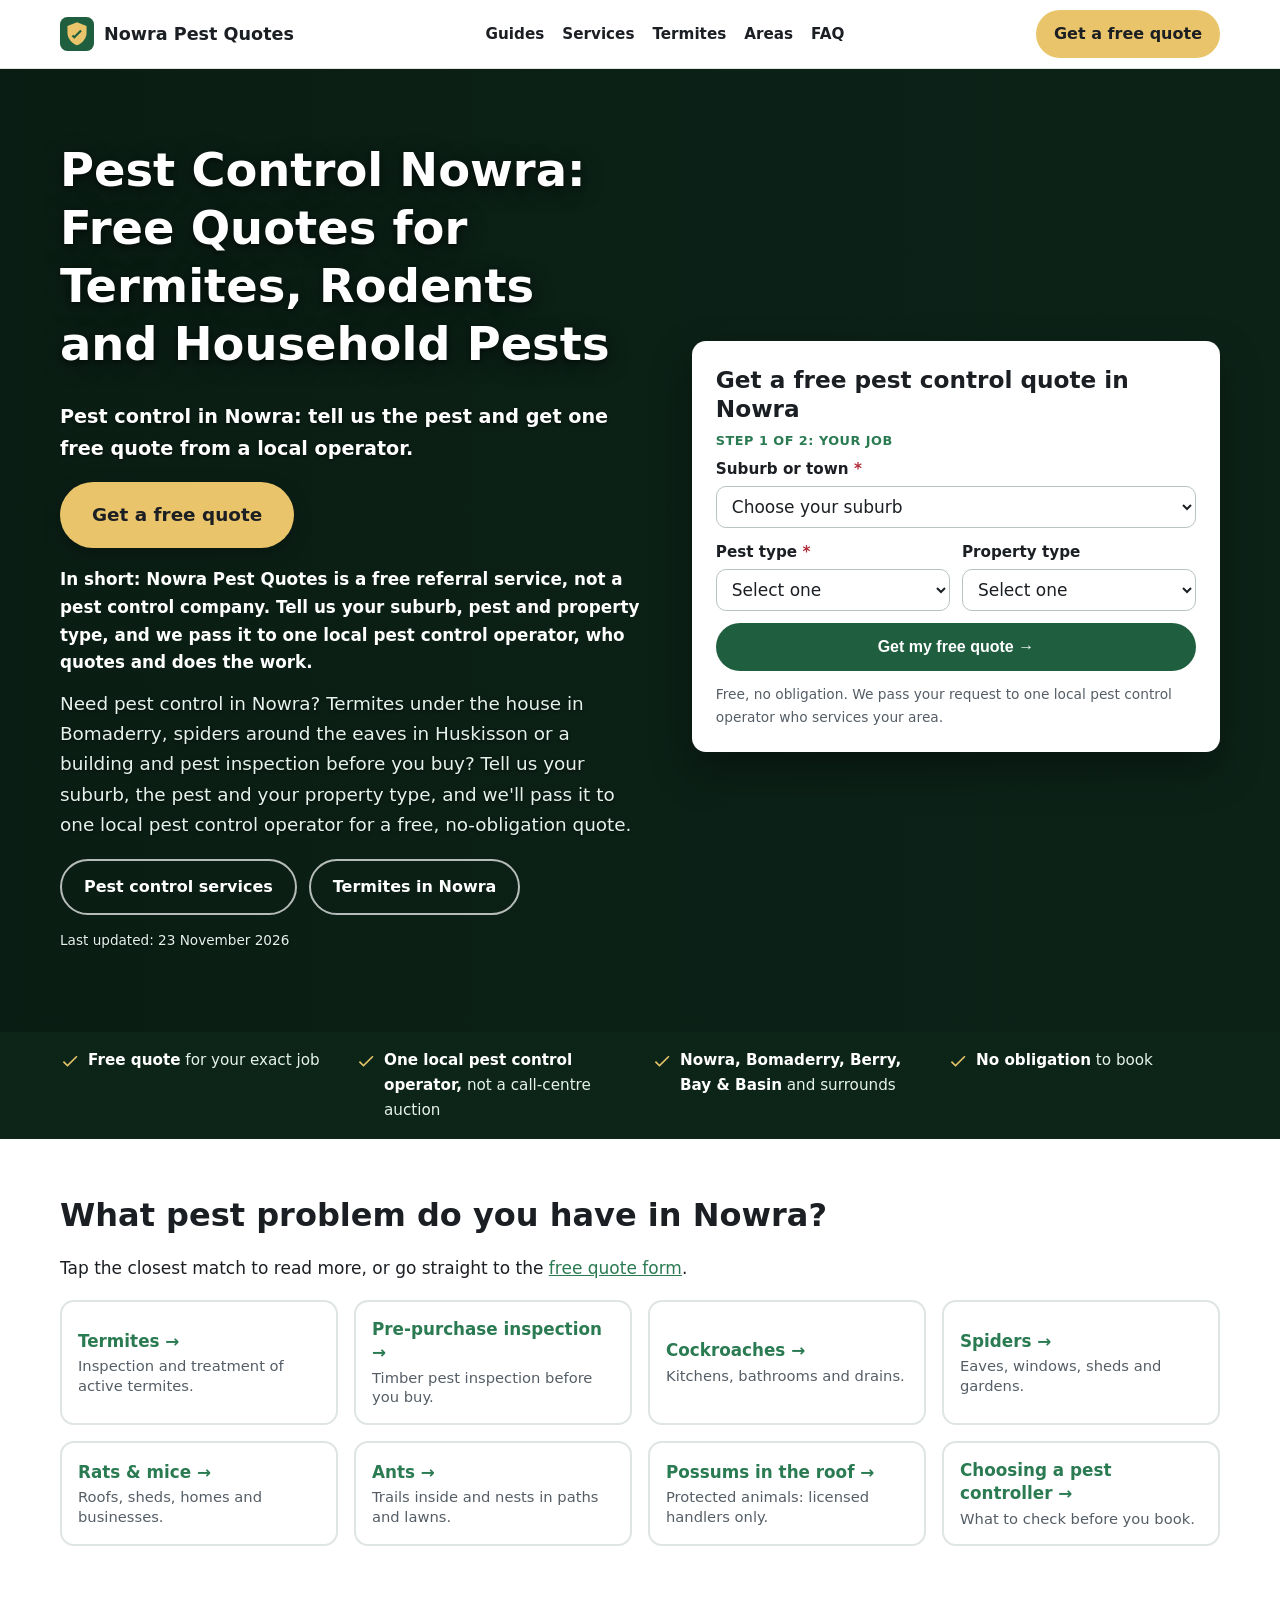
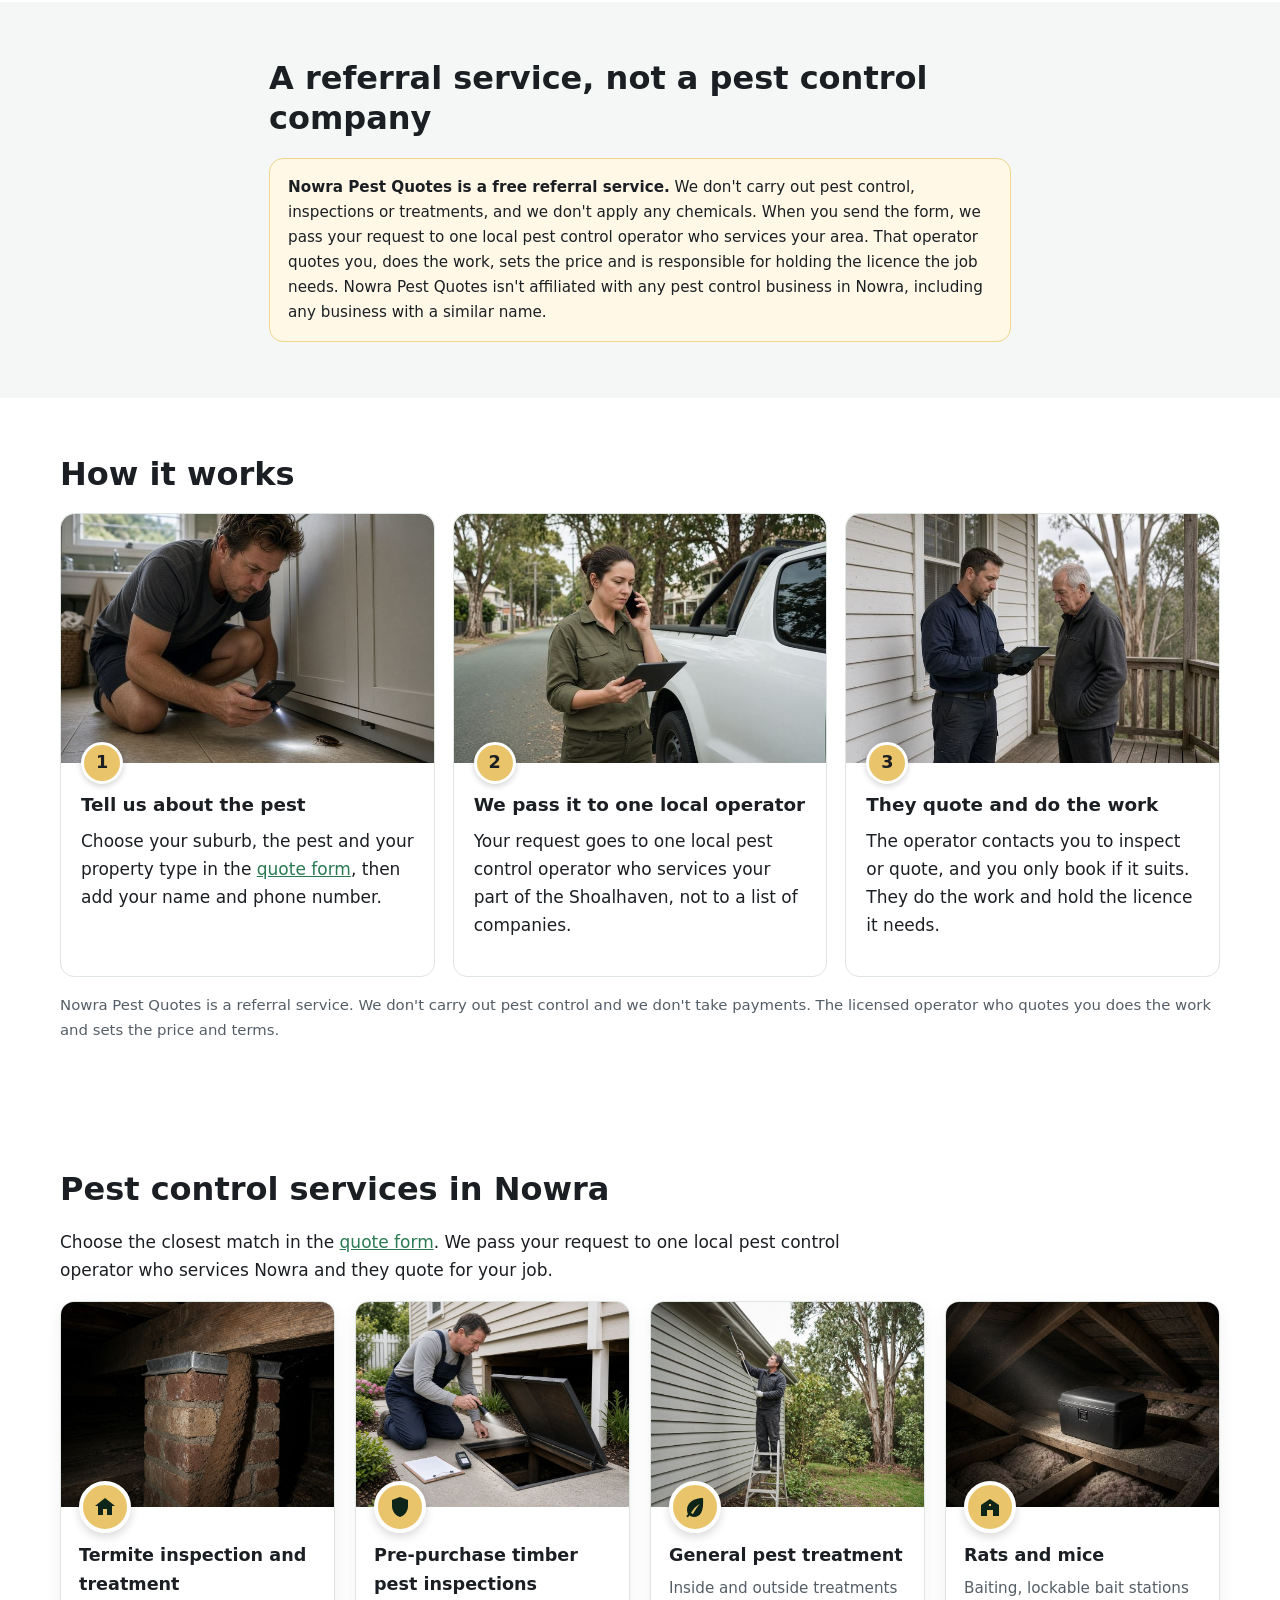
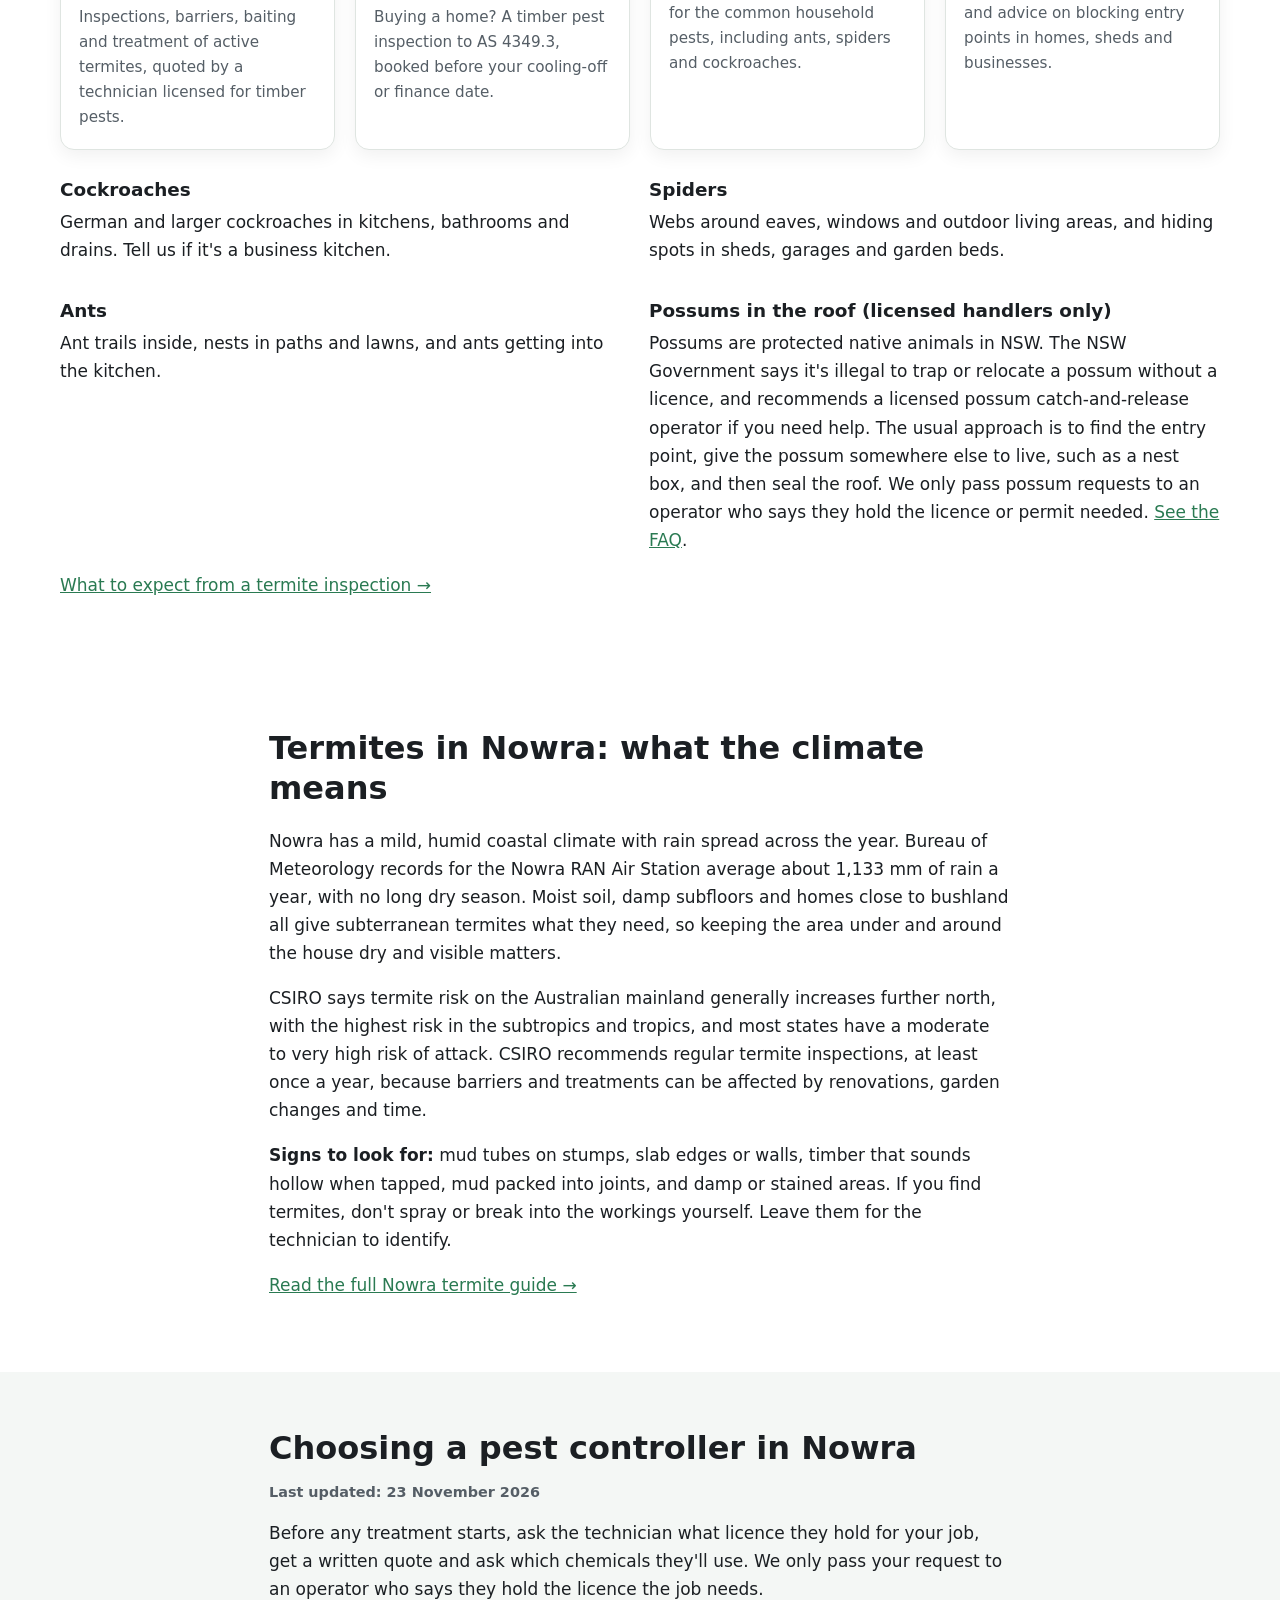
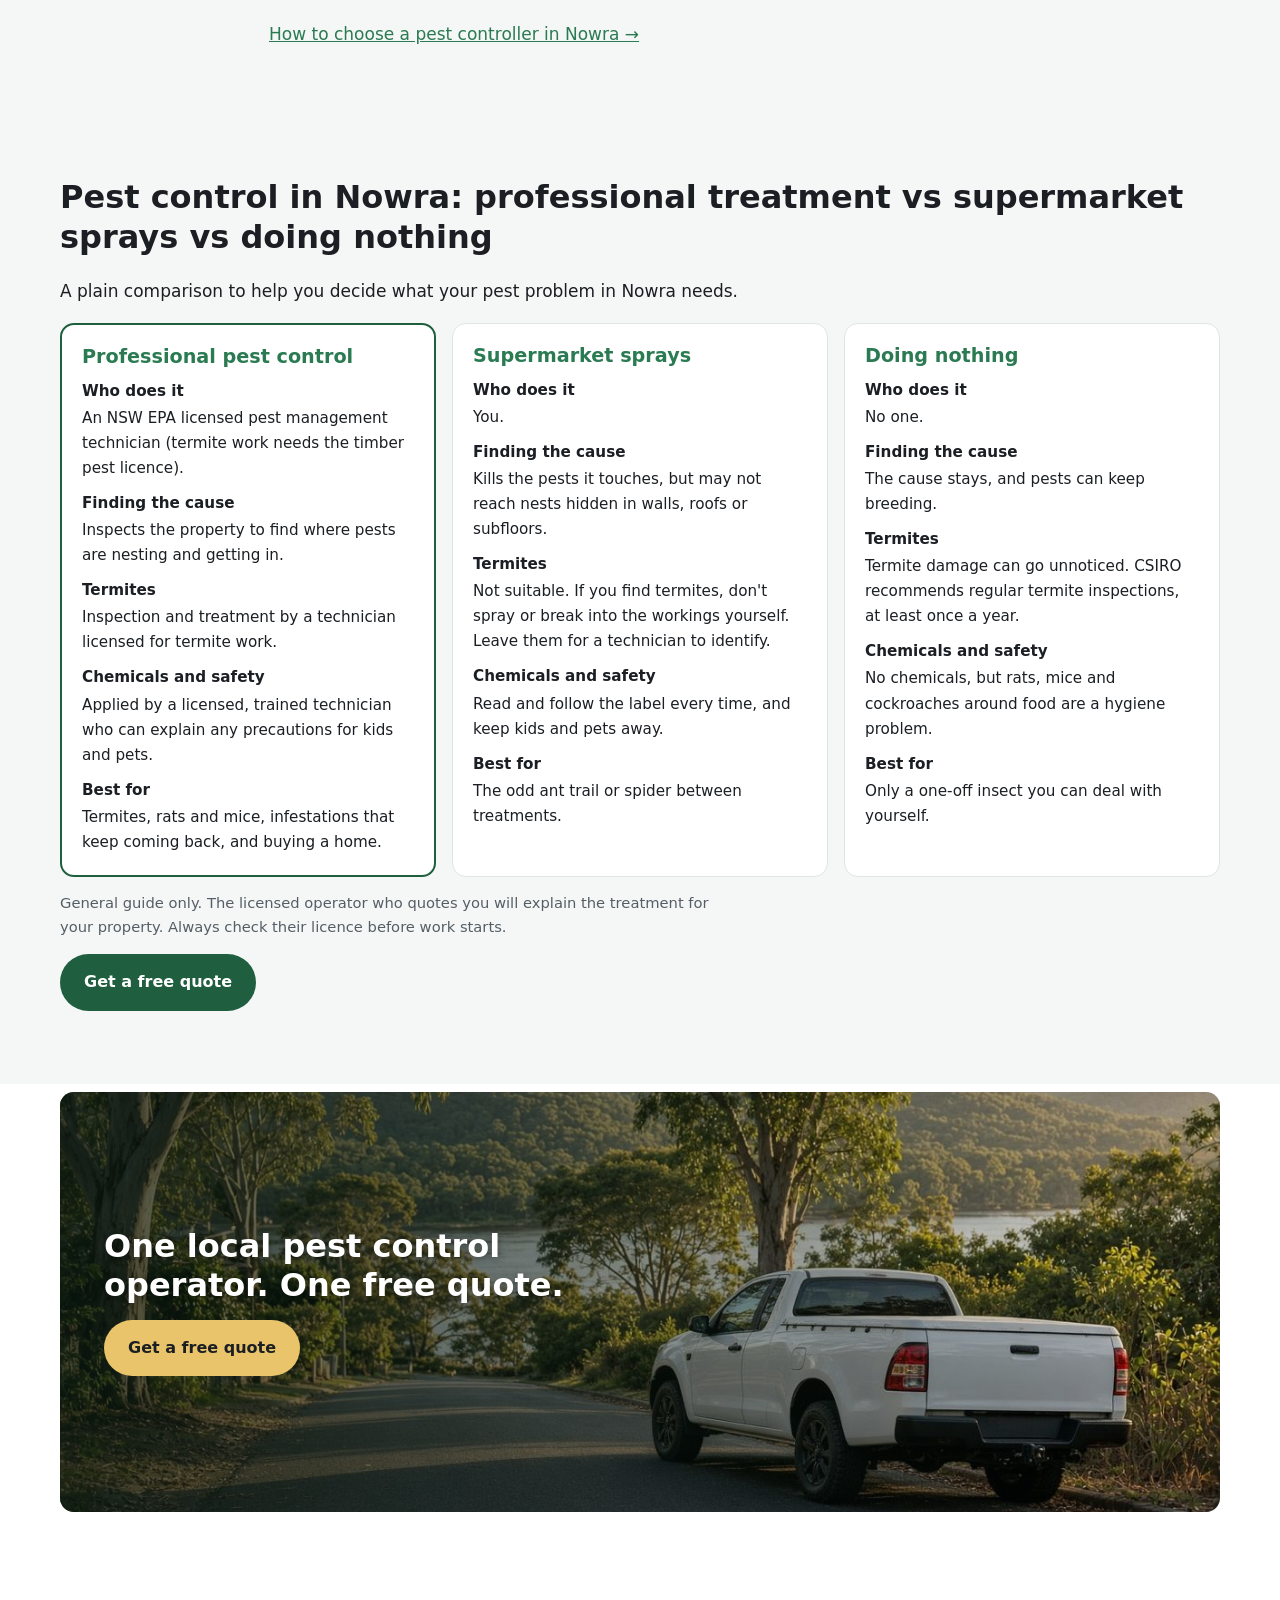
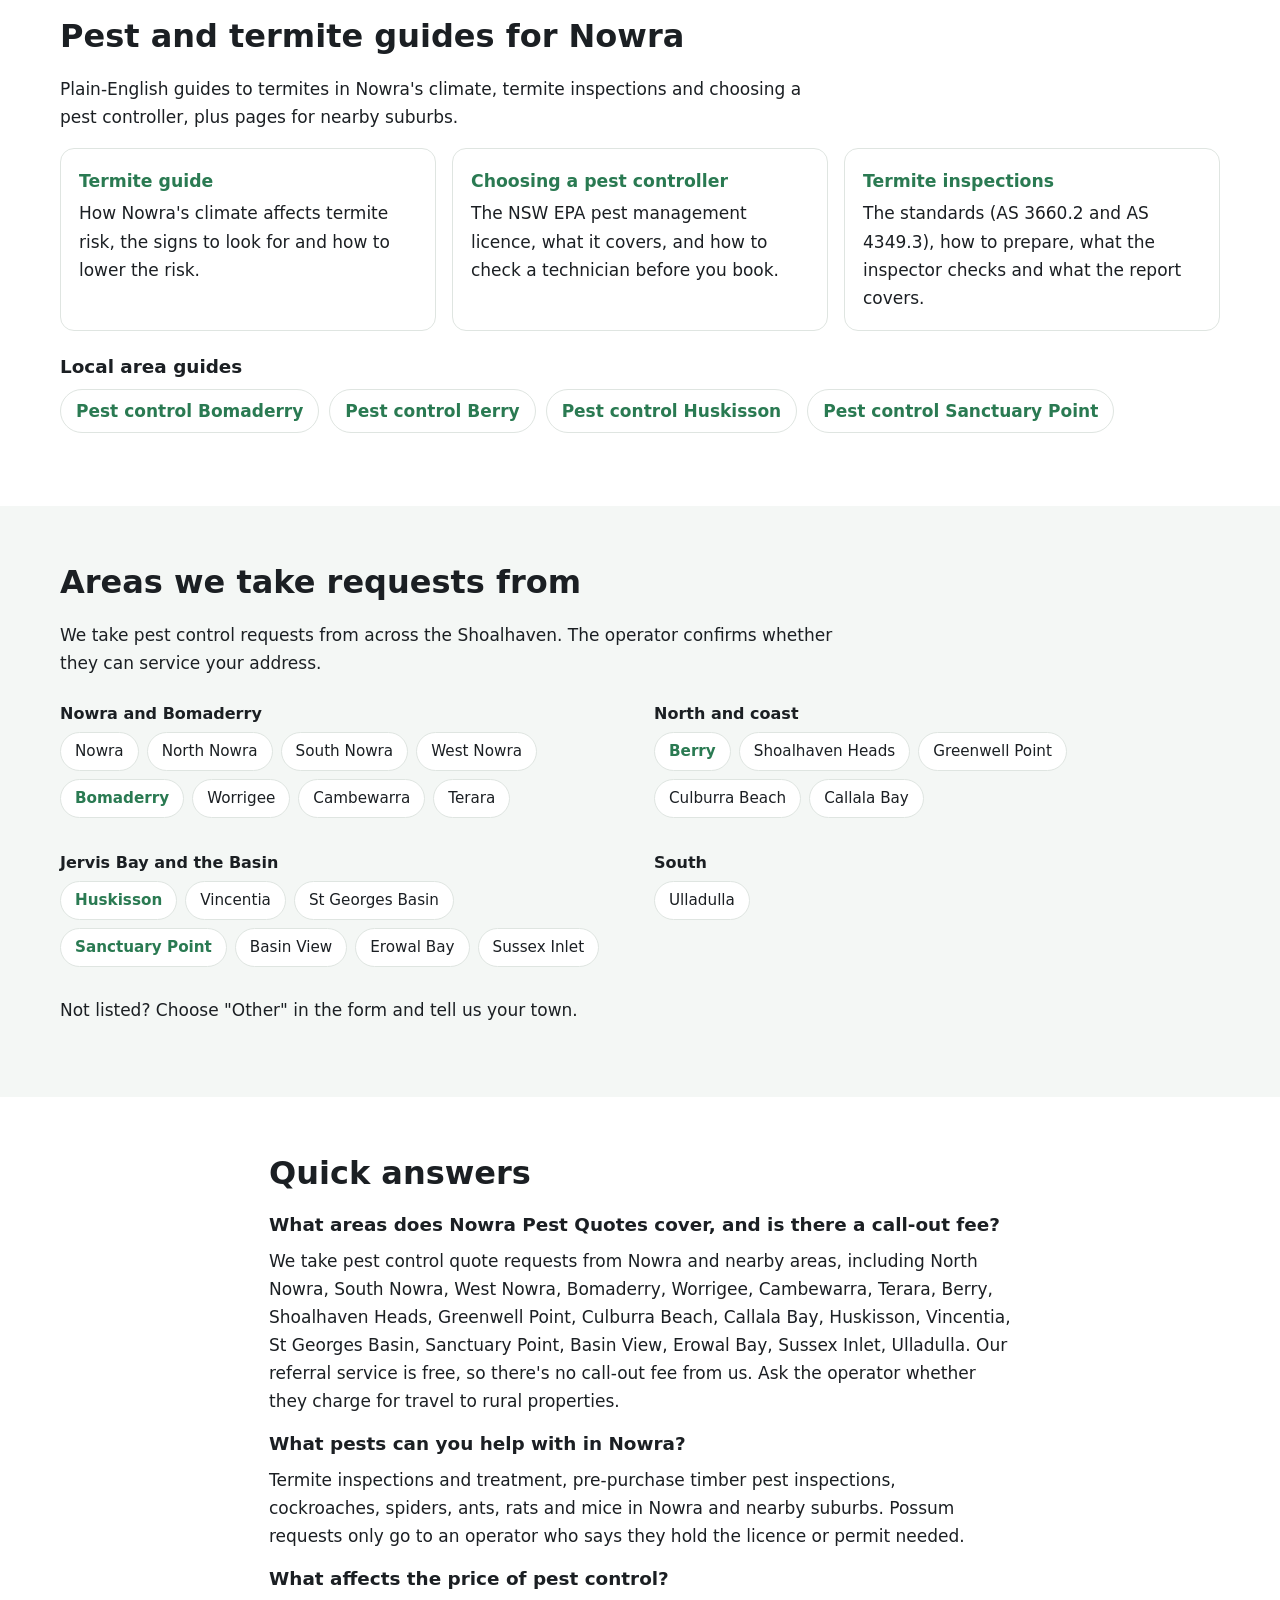
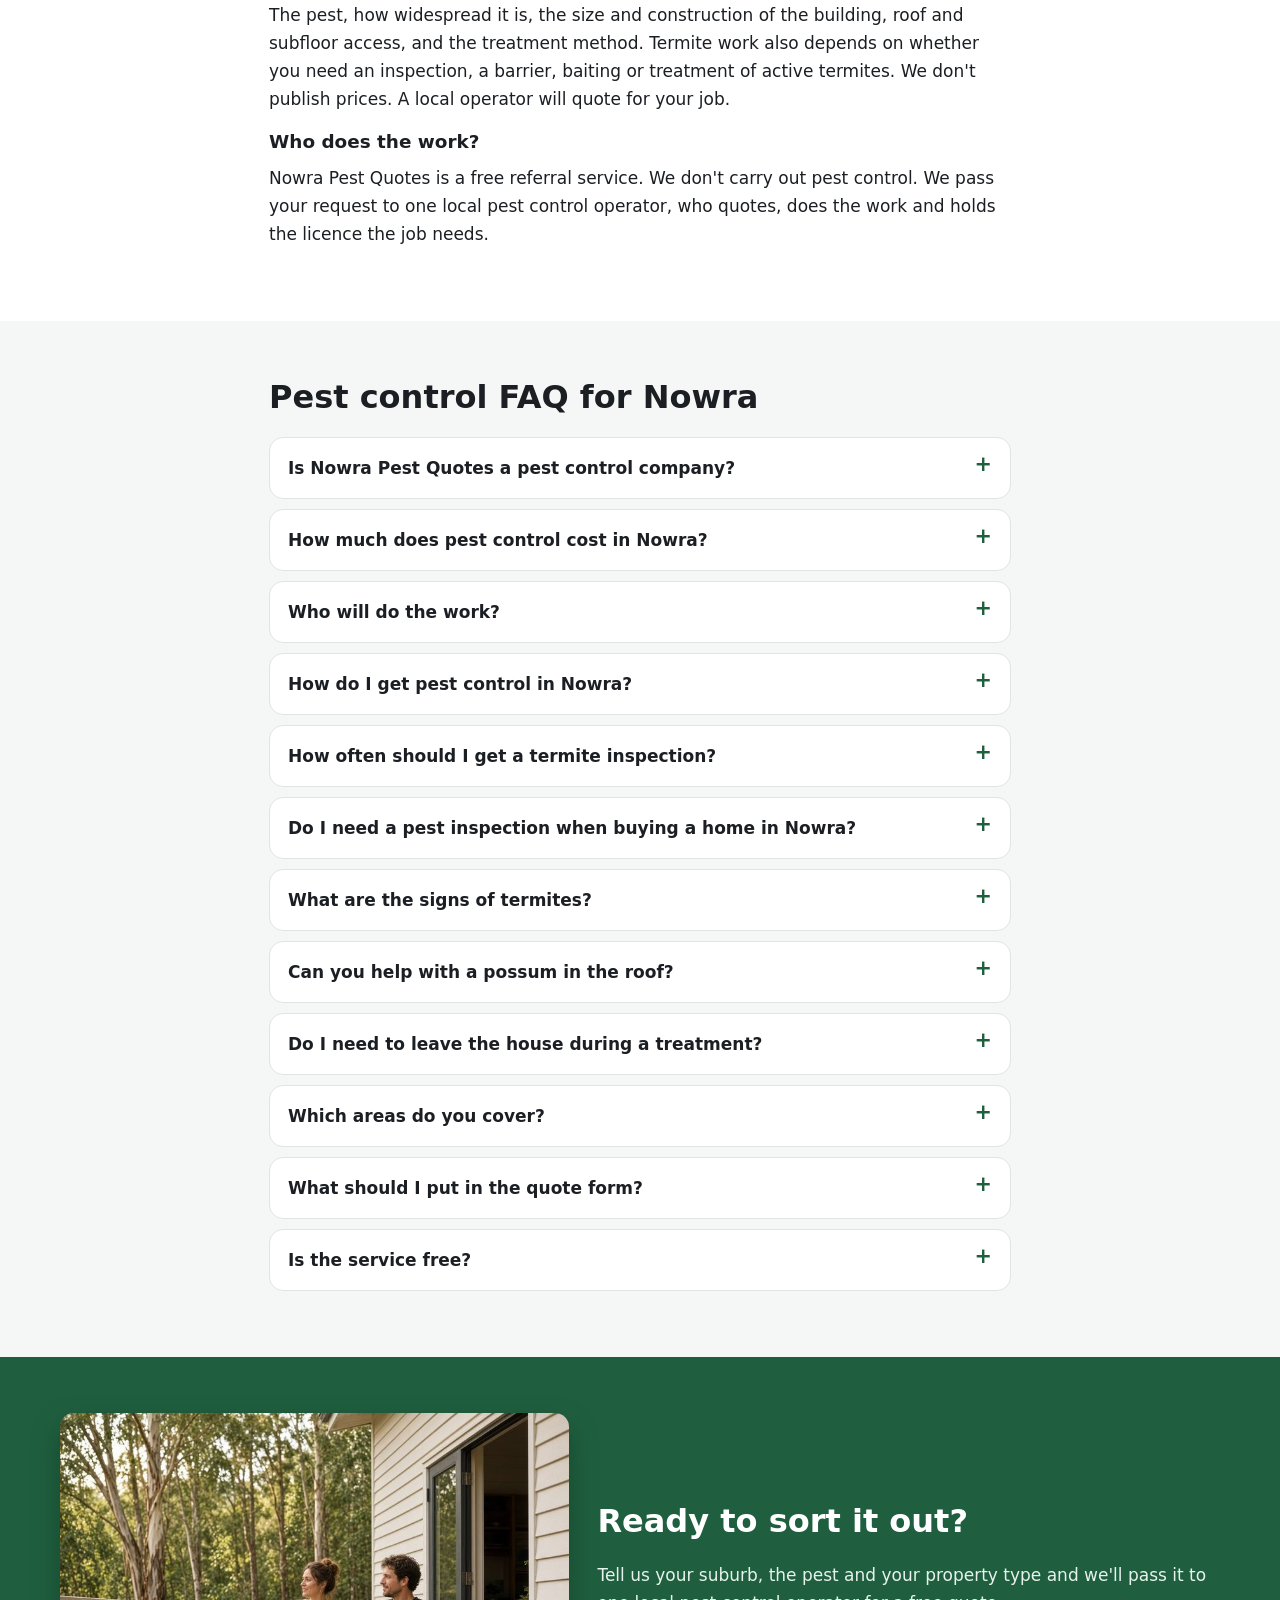
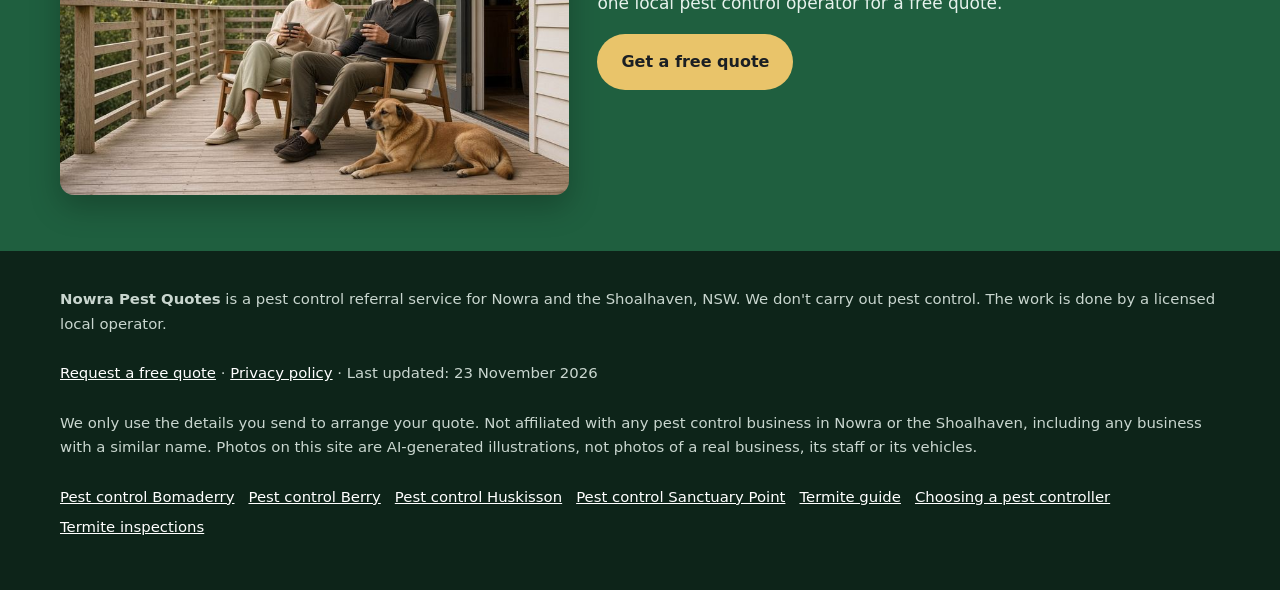
<file: index.html>
<!doctype html>
<html lang="en-AU">
<head>
<meta charset="utf-8">
<meta name="google-site-verification" content="bNbZMLJJWjx5aI4ngjiHmeiw-moHmBZb4ciQi5WmyKY" />
<meta name="viewport" content="width=device-width, initial-scale=1">
<title>Pest Control Nowra NSW | Termite Inspections &amp; Pest Treatment Quotes</title>
<meta name="description" content="Pest control in Nowra and nearby suburbs: termites, cockroaches, spiders, ants, rats and mice. Tell us the pest and get one free quote from a local operator.">
<link rel="canonical" href="https://nowrapestcontrol.com/">
<link rel="icon" href="favicon.svg" type="image/svg+xml">
<meta name="theme-color" content="#1f5f3f">
<meta property="og:type" content="website">
<meta property="og:locale" content="en_AU">
<meta property="og:site_name" content="Nowra Pest Quotes">
<meta property="og:title" content="Pest Control Nowra NSW | Termite Inspections &amp; Pest Treatment Quotes">
<meta property="og:description" content="Pest control in Nowra: termites, cockroaches, spiders, ants, rats and mice. One free quote from a local operator.">
<meta property="og:url" content="https://nowrapestcontrol.com/">
<meta property="og:image" content="https://nowrapestcontrol.com/img/hero.jpg">
<meta name="twitter:card" content="summary_large_image">
<meta name="twitter:image" content="https://nowrapestcontrol.com/img/hero.jpg">
<script>document.documentElement.classList.add('js')</script>
<link rel="stylesheet" href="styles.css">

<!-- Google tag (gtag.js) -->
<script async src="https://www.googletagmanager.com/gtag/js?id=G-092790FS8Q"></script>
<script>
  window.dataLayer = window.dataLayer || [];
  function gtag(){dataLayer.push(arguments);}
  gtag('js', new Date());
  gtag('config', 'G-092790FS8Q');
</script>

<script type="application/ld+json">
{
 "@context": "https://schema.org",
 "@type": "WebPage",
 "@id": "https://nowrapestcontrol.com/#webpage",
 "url": "https://nowrapestcontrol.com/",
 "name": "Pest Control Nowra NSW | Termite Inspections & Pest Treatment Quotes",
 "description": "Pest control in Nowra and nearby suburbs: termites, cockroaches, spiders, ants, rats and mice. Tell us the pest and get one free quote from a local operator.",
 "inLanguage": "en-AU",
 "dateModified": "2026-11-23",
 "isPartOf": {
  "@id": "https://nowrapestcontrol.com/#website"
 },
 "about": {
  "@id": "https://nowrapestcontrol.com/#business"
 }
}
</script>
<script type="application/ld+json">
{
 "@context": "https://schema.org",
 "@type": "LocalBusiness",
 "@id": "https://nowrapestcontrol.com/#business",
 "name": "Nowra Pest Quotes",
 "url": "https://nowrapestcontrol.com/",
 "description": "Pest control in Nowra and nearby suburbs: termites, cockroaches, spiders, ants, rats and mice. Tell us the pest and get one free quote from a local operator. A free referral service. It doesn't carry out pest control; one licensed local operator quotes and does the work.",
 "image": "https://nowrapestcontrol.com/img/hero.jpg",
 "areaServed": [
  {
   "@type": "AdministrativeArea",
   "name": "Shoalhaven City Council, NSW"
  },
  {
   "@type": "Place",
   "name": "Nowra, NSW"
  },
  {
   "@type": "Place",
   "name": "North Nowra, NSW"
  },
  {
   "@type": "Place",
   "name": "South Nowra, NSW"
  },
  {
   "@type": "Place",
   "name": "West Nowra, NSW"
  },
  {
   "@type": "Place",
   "name": "Bomaderry, NSW"
  },
  {
   "@type": "Place",
   "name": "Worrigee, NSW"
  },
  {
   "@type": "Place",
   "name": "Cambewarra, NSW"
  },
  {
   "@type": "Place",
   "name": "Terara, NSW"
  },
  {
   "@type": "Place",
   "name": "Berry, NSW"
  },
  {
   "@type": "Place",
   "name": "Shoalhaven Heads, NSW"
  },
  {
   "@type": "Place",
   "name": "Greenwell Point, NSW"
  },
  {
   "@type": "Place",
   "name": "Culburra Beach, NSW"
  },
  {
   "@type": "Place",
   "name": "Callala Bay, NSW"
  },
  {
   "@type": "Place",
   "name": "Huskisson, NSW"
  },
  {
   "@type": "Place",
   "name": "Vincentia, NSW"
  },
  {
   "@type": "Place",
   "name": "St Georges Basin, NSW"
  },
  {
   "@type": "Place",
   "name": "Sanctuary Point, NSW"
  },
  {
   "@type": "Place",
   "name": "Basin View, NSW"
  },
  {
   "@type": "Place",
   "name": "Erowal Bay, NSW"
  },
  {
   "@type": "Place",
   "name": "Sussex Inlet, NSW"
  },
  {
   "@type": "Place",
   "name": "Ulladulla, NSW"
  }
 ],
 "knowsAbout": [
  "Pest control",
  "Termite inspections",
  "Termite management",
  "Pre-purchase timber pest inspections",
  "NSW pest management licensing"
 ]
}
</script>
<script type="application/ld+json">
{
 "@context": "https://schema.org",
 "@type": "WebSite",
 "@id": "https://nowrapestcontrol.com/#website",
 "name": "Nowra Pest Quotes",
 "url": "https://nowrapestcontrol.com/",
 "inLanguage": "en-AU",
 "dateModified": "2026-11-23"
}
</script>
<script type="application/ld+json">
{
 "@context": "https://schema.org",
 "@type": "Service",
 "@id": "https://nowrapestcontrol.com/#service",
 "name": "Pest control quotes in Nowra",
 "serviceType": "Pest control",
 "description": "Free pest control and termite inspection quotes in Nowra and nearby suburbs. A referral service: we pass your request to one licensed local pest management operator.",
 "url": "https://nowrapestcontrol.com/",
 "provider": {
  "@id": "https://nowrapestcontrol.com/#business"
 },
 "areaServed": [
  {
   "@type": "AdministrativeArea",
   "name": "Shoalhaven City Council, NSW"
  },
  {
   "@type": "Place",
   "name": "Nowra, NSW"
  },
  {
   "@type": "Place",
   "name": "North Nowra, NSW"
  },
  {
   "@type": "Place",
   "name": "South Nowra, NSW"
  },
  {
   "@type": "Place",
   "name": "West Nowra, NSW"
  },
  {
   "@type": "Place",
   "name": "Bomaderry, NSW"
  },
  {
   "@type": "Place",
   "name": "Worrigee, NSW"
  },
  {
   "@type": "Place",
   "name": "Cambewarra, NSW"
  },
  {
   "@type": "Place",
   "name": "Terara, NSW"
  },
  {
   "@type": "Place",
   "name": "Berry, NSW"
  },
  {
   "@type": "Place",
   "name": "Shoalhaven Heads, NSW"
  },
  {
   "@type": "Place",
   "name": "Greenwell Point, NSW"
  },
  {
   "@type": "Place",
   "name": "Culburra Beach, NSW"
  },
  {
   "@type": "Place",
   "name": "Callala Bay, NSW"
  },
  {
   "@type": "Place",
   "name": "Huskisson, NSW"
  },
  {
   "@type": "Place",
   "name": "Vincentia, NSW"
  },
  {
   "@type": "Place",
   "name": "St Georges Basin, NSW"
  },
  {
   "@type": "Place",
   "name": "Sanctuary Point, NSW"
  },
  {
   "@type": "Place",
   "name": "Basin View, NSW"
  },
  {
   "@type": "Place",
   "name": "Erowal Bay, NSW"
  },
  {
   "@type": "Place",
   "name": "Sussex Inlet, NSW"
  },
  {
   "@type": "Place",
   "name": "Ulladulla, NSW"
  }
 ]
}
</script>
<script type="application/ld+json">
{
 "@context": "https://schema.org",
 "@type": "FAQPage",
 "mainEntity": [
  {
   "@type": "Question",
   "name": "Is Nowra Pest Quotes a pest control company?",
   "acceptedAnswer": {
    "@type": "Answer",
    "text": "No. Nowra Pest Quotes is a free referral service. We don't do pest control ourselves. We pass your request to one local pest control operator, who quotes and does the work."
   }
  },
  {
   "@type": "Question",
   "name": "How much does pest control cost in Nowra?",
   "acceptedAnswer": {
    "@type": "Answer",
    "text": "It depends on the pest, the size and construction of the property, access to the roof and subfloor, and the treatment used. We don't publish prices. Tell us about your job and a local operator will quote for it."
   }
  },
  {
   "@type": "Question",
   "name": "Who will do the work?",
   "acceptedAnswer": {
    "@type": "Answer",
    "text": "One local pest control operator who services your suburb. They contact you, quote, carry out the inspection or treatment and set their own terms. You only book if the quote suits."
   }
  },
  {
   "@type": "Question",
   "name": "How do I get pest control in Nowra?",
   "acceptedAnswer": {
    "@type": "Answer",
    "text": "Fill in the free quote form with your suburb, the pest and the property type. We pass it to one local pest control operator who services Nowra, and they contact you with a quote. There's no obligation to book."
   }
  },
  {
   "@type": "Question",
   "name": "How often should I get a termite inspection?",
   "acceptedAnswer": {
    "@type": "Answer",
    "text": "CSIRO recommends regular termite inspections, at least once a year, because barriers and treatments can be affected by renovations, garden changes and time."
   }
  },
  {
   "@type": "Question",
   "name": "Do I need a pest inspection when buying a home in Nowra?",
   "acceptedAnswer": {
    "@type": "Answer",
    "text": "It's strongly advised. A timber pest inspection to AS 4349.3 looks for termites, borers and timber decay, and the things that make an attack more likely. The NSW Government says a building inspection report generally won't tell you whether termites are present, so you should also get a pest inspection, especially in areas where termites are a known problem. If you sign a contract, NSW residential sales usually have a 5 business day cooling-off period, which is the window many buyers use for inspections."
   }
  },
  {
   "@type": "Question",
   "name": "What are the signs of termites?",
   "acceptedAnswer": {
    "@type": "Answer",
    "text": "Mud tubes on stumps, slab edges or walls, timber that sounds hollow when tapped, mud packed into cracks and joints, damp or stained areas, and swarms of winged termites. Don't disturb them. Leave them for the technician to identify."
   }
  },
  {
   "@type": "Question",
   "name": "Can you help with a possum in the roof?",
   "acceptedAnswer": {
    "@type": "Answer",
    "text": "Possums are protected native animals in NSW. The NSW Government says it's illegal to trap or relocate a possum without a licence, and recommends a licensed possum catch-and-release operator if you need help. The usual approach is to find the entry point, give the possum somewhere else to live, such as a nest box, and then seal the roof. We only pass possum requests to an operator who says they hold the licence or permit needed."
   }
  },
  {
   "@type": "Question",
   "name": "Do I need to leave the house during a treatment?",
   "acceptedAnswer": {
    "@type": "Answer",
    "text": "It depends on the treatment. The technician should tell you which chemicals they use, how they apply them, whether windows need to be closed, what to do about pets, and how long to wait before going back into treated areas. Ask before the job starts."
   }
  },
  {
   "@type": "Question",
   "name": "Which areas do you cover?",
   "acceptedAnswer": {
    "@type": "Answer",
    "text": "We take requests from Nowra and nearby areas, including North Nowra, South Nowra, West Nowra, Bomaderry, Worrigee, Cambewarra, Terara, Berry, Shoalhaven Heads, Greenwell Point, Culburra Beach, Callala Bay, Huskisson, Vincentia, St Georges Basin, Sanctuary Point, Basin View, Erowal Bay, Sussex Inlet, Ulladulla. The operator confirms whether they can service your address."
   }
  },
  {
   "@type": "Question",
   "name": "What should I put in the quote form?",
   "acceptedAnswer": {
    "@type": "Answer",
    "text": "Your suburb, the pest, the type of property and a short description, such as where you've seen activity, whether it's a slab or raised floor, and any earlier termite treatment. You can add a preferred date."
   }
  },
  {
   "@type": "Question",
   "name": "Is the service free?",
   "acceptedAnswer": {
    "@type": "Answer",
    "text": "Yes. Requesting a quote is free and there's no obligation to book. We don't take payments. Any price is agreed directly between you and the operator."
   }
  },
  {
   "@type": "Question",
   "name": "What areas does Nowra Pest Quotes cover, and is there a call-out fee?",
   "acceptedAnswer": {
    "@type": "Answer",
    "text": "We take pest control quote requests from Nowra and nearby areas, including North Nowra, South Nowra, West Nowra, Bomaderry, Worrigee, Cambewarra, Terara, Berry, Shoalhaven Heads, Greenwell Point, Culburra Beach, Callala Bay, Huskisson, Vincentia, St Georges Basin, Sanctuary Point, Basin View, Erowal Bay, Sussex Inlet, Ulladulla. Our referral service is free, so there's no call-out fee from us. Ask the operator whether they charge for travel to rural properties."
   }
  },
  {
   "@type": "Question",
   "name": "What pests can you help with in Nowra?",
   "acceptedAnswer": {
    "@type": "Answer",
    "text": "Termite inspections and treatment, pre-purchase timber pest inspections, cockroaches, spiders, ants, rats and mice in Nowra and nearby suburbs. Possum requests only go to an operator who says they hold the licence or permit needed."
   }
  },
  {
   "@type": "Question",
   "name": "What affects the price of pest control?",
   "acceptedAnswer": {
    "@type": "Answer",
    "text": "The pest, how widespread it is, the size and construction of the building, roof and subfloor access, and the treatment method. Termite work also depends on whether you need an inspection, a barrier, baiting or treatment of active termites. We don't publish prices. A local operator will quote for your job."
   }
  },
  {
   "@type": "Question",
   "name": "Who does the work?",
   "acceptedAnswer": {
    "@type": "Answer",
    "text": "Nowra Pest Quotes is a free referral service. We don't carry out pest control. We pass your request to one local pest control operator, who quotes, does the work and holds the licence the job needs."
   }
  }
 ]
}
</script>
<!--h3:css--><style>
.h3-tag{font-size:1.2rem;font-weight:600;margin:.2em 0 .9em;color:#fff;text-shadow:0 1px 3px rgba(0,0,0,.6);max-width:36em}
.btn-xl{font-size:1.15rem;padding:16px 30px;min-height:54px;box-shadow:0 6px 18px rgba(0,0,0,.25)}
.h3-cta{margin:0 0 18px}
.need-grid{display:grid;grid-template-columns:repeat(2,minmax(0,1fr));gap:12px;margin-top:18px}
@media(min-width:800px){.need-grid{grid-template-columns:repeat(4,minmax(0,1fr));gap:16px}}
.need-grid a{display:flex;flex-direction:column;justify-content:center;min-height:96px;padding:16px;background:#fff;border:2px solid var(--line);border-radius:var(--radius);text-decoration:none;color:var(--ink);line-height:1.35}
.need-grid a:hover,.need-grid a:focus-visible{border-color:var(--green);background:var(--soft)}
.need-grid strong{color:var(--green-2);font-size:1.05rem;margin-bottom:4px}
.need-grid strong::after{content:" \2192"}
.need-grid span{font-size:.92rem;color:var(--muted)}
.cmp{display:grid;gap:16px;margin-top:18px}
@media(min-width:900px){.cmp{grid-template-columns:repeat(3,minmax(0,1fr))}}
.cmp article{background:#fff;border:1px solid var(--line);border-radius:var(--radius);padding:20px}
.cmp article.cmp-main{border:2px solid var(--green)}
.cmp h3{margin:0 0 10px;font-size:1.2rem;color:var(--green-2)}
.cmp dl{margin:0}.cmp dt{font-weight:700;margin-top:10px;font-size:.95rem}.cmp dd{margin:2px 0 0;color:var(--ink);font-size:.95rem}
.cmp-note{font-size:.92rem;color:var(--muted);margin-top:14px;max-width:46em}
.mobile-call{transition:transform .2s ease;padding-bottom:calc(10px + env(safe-area-inset-bottom))}
.mobile-call .btn{min-height:48px;font-size:1.05rem}
.mobile-call.mc-off{transform:translateY(120%)}
@media(prefers-reduced-motion:reduce){.mobile-call{transition:none}}
</style><!--/h3:css-->
</head>
<body>
<a class="skip-link" href="#main">Skip to content</a>

<header class="site-header">
  <div class="wrap">
    <a class="brand" href="/" aria-label="Nowra Pest Quotes home">
      <svg viewBox="0 0 64 64" aria-hidden="true"><rect width="64" height="64" rx="14" fill="#1f5f3f"/><path d="M32 10 14 17v12c0 11 7.6 20.5 18 24 10.4-3.5 18-13 18-24V17z" fill="#e9c46a"/><path d="M27 41l-5-5 2.8-2.8L27 35.4l11.2-11.2L41 27z" fill="#1f5f3f"/></svg>
      Nowra Pest Quotes
    </a>
    <nav class="nav" aria-label="Main">
      <a href="#guides">Guides</a>      <a href="#services">Services</a><a href="#termites">Termites</a><a href="#areas">Areas</a><a href="#faq">FAQ</a>
    </nav>
    <a class="btn btn-call header-call" href="#quote">Get a free quote</a>
  </div>
</header>

<main id="main">
<section class="hero" aria-labelledby="h1">
  <picture class="hero-bg">
    <source media="(max-width: 700px)" srcset="img/hero-mobile.jpg" width="684" height="720">
    <img src="img/hero.jpg" width="1280" height="720" alt="Pest control technician checking the front steps of a weatherboard home surrounded by gum trees" fetchpriority="high" decoding="async">
  </picture>
  <div class="wrap hero-grid">
    <div class="hero-copy">
      <h1 id="h1">Pest Control Nowra: Free Quotes for Termites, Rodents and Household Pests</h1><!--h3:hero-->
      <p class="h3-tag">Pest control in Nowra: tell us the pest and get one free quote from a local operator.</p>
      <p class="h3-cta"><a class="btn btn-call btn-xl" href="#quote">Get a free quote</a></p><!--/h3:hero-->
      <p class="summary">In short: Nowra Pest Quotes is a free referral service, not a pest control company. Tell us your suburb, pest and property type, and we pass it to one local pest control operator, who quotes and does the work.</p>
      <p class="lead">Need pest control in Nowra? Termites under the house in Bomaderry, spiders around the eaves in Huskisson or a building and pest inspection before you buy? Tell us your suburb, the pest and your property type, and we'll pass it to one local pest control operator for a free, no-obligation quote.</p>
      <div class="ctas"><a class="btn btn-ghost" href="#services">Pest control services</a><a class="btn btn-ghost" href="#termites">Termites in Nowra</a></div>
      <p class="updated">Last updated: 23 November 2026</p>
    </div>
    <div class="hero-form-card" id="quote">
      <h2 id="quote-h">Get a free pest control quote in Nowra</h2>
      <form class="quote-form two-step" id="quote-form" action="https://formsubmit.co/quotes@nowrapestcontrol.com" method="post" novalidate>
        <input type="hidden" name="_subject" value="New quote request – nowrapestcontrol.com">
        <input type="hidden" name="_captcha" value="true">
        <input type="hidden" name="_template" value="table">
        <input type="hidden" name="_next" value="https://nowrapestcontrol.com/thanks.html?lead=1">
        <input type="hidden" name="_autoresponse" value="Thanks for your pest control request. We&#x27;ve received it and are passing it to a local pest control operator, who&#x27;ll be in touch shortly with availability and a price.">
        <input type="text" name="_honey" style="display:none" tabindex="-1" autocomplete="off" aria-hidden="true">
        <input type="hidden" name="source" value="nowrapestcontrol.com">
        <fieldset class="step step-1">
          <legend class="step-label">Step 1 of 2: your job</legend>
          <div class="full"><label for="suburb">Suburb or town <span class="req" aria-hidden="true">*</span></label>
            <select id="suburb" name="suburb" required><option value="">Choose your suburb</option><option>Nowra</option><option>North Nowra</option><option>South Nowra</option><option>West Nowra</option><option>Bomaderry</option><option>Worrigee</option><option>Cambewarra</option><option>Terara</option><option>Berry</option><option>Shoalhaven Heads</option><option>Greenwell Point</option><option>Culburra Beach</option><option>Callala Bay</option><option>Huskisson</option><option>Vincentia</option><option>St Georges Basin</option><option>Sanctuary Point</option><option>Basin View</option><option>Erowal Bay</option><option>Sussex Inlet</option><option>Ulladulla</option><option value="Other">Other (tell us below)</option></select></div>
          <div class="full other-wrap"><label for="suburb_other">Other suburb or town</label><input id="suburb_other" name="suburb_other" type="text" autocomplete="address-level2"></div>
          <div><label for="pest">Pest type <span class="req" aria-hidden="true">*</span></label>
            <select id="pest" name="pest_type" required><option value="">Select one</option><option>Termites: inspection</option><option>Termites: treatment or barrier</option><option>Pre-purchase timber pest inspection</option><option>General pest treatment</option><option>Cockroaches</option><option>Spiders</option><option>Rats or mice</option><option>Ants</option><option>Possum in the roof (licensed handler only)</option><option>Other or not sure</option></select></div>
          <div><label for="property">Property type</label>
            <select id="property" name="property_type"><option value="Not stated">Select one</option><option>House</option><option>Unit or townhouse</option><option>Rental (tenant or landlord)</option><option>Home I'm buying</option><option>Business or commercial</option><option>Farm or rural property</option></select></div>
          <div class="full js-only"><button class="btn btn-primary btn-block" type="button" id="to-step-2">Get my free quote →</button></div>
          <p class="microcopy full">Free, no obligation. We pass your request to one local pest control operator who services your area.</p>
          <p class="form-error full" id="step1-error" role="alert" hidden>Please choose your suburb and pest type.</p>
        </fieldset>
        <fieldset class="step step-2" id="step-2">
          <legend class="step-label">Step 2 of 2: your details</legend>
          <div><label for="name">Name <span class="req" aria-hidden="true">*</span></label><input id="name" name="name" type="text" autocomplete="name" required></div>
          <div><label for="phone">Phone <span class="req" aria-hidden="true">*</span></label><input id="phone" name="phone" type="tel" autocomplete="tel" inputmode="tel" required></div>
          <div><label for="email">Email</label><input id="email" name="email" type="email" autocomplete="email"></div>
          <div><label for="date">Preferred date</label><input id="date" name="preferred_date" type="date"></div>
          <div class="full"><label for="message">Anything else?</label><textarea id="message" name="message" rows="2" placeholder="e.g. raised timber floor, mud tubes on a pier, last treated years ago"></textarea></div>
          <p class="consent full">By sending this form you agree we can share your details with one local pest control operator so they can quote for your job. See our <a href="privacy.html">privacy policy</a>.</p>
          <div class="full step2-actions"><button class="btn btn-primary" type="submit">Send my quote request</button><button class="btn-link js-only" type="button" id="back-1">← Back</button></div>
        </fieldset>
      </form>
    </div>
  </div>
</section>
<section class="trust" aria-label="Why use this service">
  <ul class="wrap trust-list"><li><svg viewBox="0 0 24 24" aria-hidden="true"><path fill="currentColor" d="M9 16.2 4.8 12l-1.4 1.4L9 19 21 7l-1.4-1.4z"/></svg><span><strong>Free quote</strong> for your exact job</span></li><li><svg viewBox="0 0 24 24" aria-hidden="true"><path fill="currentColor" d="M9 16.2 4.8 12l-1.4 1.4L9 19 21 7l-1.4-1.4z"/></svg><span><strong>One local pest control operator,</strong> not a call-centre auction</span></li><li><svg viewBox="0 0 24 24" aria-hidden="true"><path fill="currentColor" d="M9 16.2 4.8 12l-1.4 1.4L9 19 21 7l-1.4-1.4z"/></svg><span><strong>Nowra, Bomaderry, Berry, Bay & Basin</strong> and surrounds</span></li><li><svg viewBox="0 0 24 24" aria-hidden="true"><path fill="currentColor" d="M9 16.2 4.8 12l-1.4 1.4L9 19 21 7l-1.4-1.4z"/></svg><span><strong>No obligation</strong> to book</span></li></ul>
</section>
<!--h3:need-->
<section id="need" aria-labelledby="need-h">
  <div class="wrap">
    <h2 id="need-h">What pest problem do you have in Nowra?</h2>
    <p class="intro">Tap the closest match to read more, or go straight to the <a href="#quote">free quote form</a>.</p>
    <div class="need-grid"><a href="/termites-nowra/"><strong>Termites</strong><span>Inspection and treatment of active termites.</span></a><a href="/termite-inspection/"><strong>Pre-purchase inspection</strong><span>Timber pest inspection before you buy.</span></a><a href="#quote"><strong>Cockroaches</strong><span>Kitchens, bathrooms and drains.</span></a><a href="#quote"><strong>Spiders</strong><span>Eaves, windows, sheds and gardens.</span></a><a href="#quote"><strong>Rats &amp; mice</strong><span>Roofs, sheds, homes and businesses.</span></a><a href="#quote"><strong>Ants</strong><span>Trails inside and nests in paths and lawns.</span></a><a href="#services"><strong>Possums in the roof</strong><span>Protected animals: licensed handlers only.</span></a><a href="/pest-control-licence-nsw/"><strong>Choosing a pest controller</strong><span>What to check before you book.</span></a></div>
  </div>
</section>
<!--/h3:need-->
<section class="alt" id="referral" aria-labelledby="ref-h">
  <div class="wrap intro">
    <h2 id="ref-h">A referral service, not a pest control company</h2>
    <div class="disclaimer"><p style="margin:0"><strong>Nowra Pest Quotes is a free referral service.</strong> We don't carry out pest control, inspections or treatments, and we don't apply any chemicals. When you send the form, we pass your request to one local pest control operator who services your area. That operator quotes you, does the work, sets the price and is responsible for holding the licence the job needs. Nowra Pest Quotes isn't affiliated with any pest control business in Nowra, including any business with a similar name.</p></div>
  </div>
</section>
<section id="how" aria-labelledby="how-h">
  <div class="wrap">
    <h2 id="how-h">How it works</h2>
    <ol class="steps grid grid-3">
      <li class="card step-card"><span class="step-img"><img src="img/step1.jpg" width="700" height="467" loading="lazy" decoding="async" alt="Man using a torch to look under a kitchen cupboard"></span><div class="step-body"><span class="step-num">1</span><h3>Tell us about the pest</h3><p>Choose your suburb, the pest and your property type in the <a href="#quote">quote form</a>, then add your name and phone number.</p></div></li>
      <li class="card step-card"><span class="step-img"><img src="img/step2.jpg" width="700" height="467" loading="lazy" decoding="async" alt="Pest control technician on the phone beside a white ute in a leafy street"></span><div class="step-body"><span class="step-num">2</span><h3>We pass it to one local operator</h3><p>Your request goes to one local pest control operator who services your part of the Shoalhaven, not to a list of companies.</p></div></li>
      <li class="card step-card"><span class="step-img"><img src="img/step3.jpg" width="700" height="467" loading="lazy" decoding="async" alt="Technician with a tablet talking to an older homeowner on a verandah"></span><div class="step-body"><span class="step-num">3</span><h3>They quote and do the work</h3><p>The operator contacts you to inspect or quote, and you only book if it suits. They do the work and hold the licence it needs.</p></div></li>
      </ol>
    <p class="note">Nowra Pest Quotes is a referral service. We don't carry out pest control and we don't take payments. The licensed operator who quotes you does the work and sets the price and terms.</p>
  </div>
</section>
<section id="services" aria-labelledby="services-h">
  <div class="wrap">
    <h2 id="services-h">Pest control services in Nowra</h2>
    <p class="intro">Choose the closest match in the <a href="#quote">quote form</a>. We pass your request to one local pest control operator who services Nowra and they quote for your job.</p>
    <div class="photo-cards">
      <a class="photo-card" href="/termites-nowra/">
        <span class="pc-img"><img src="img/card-termite.jpg" width="900" height="675" loading="lazy" decoding="async" alt="Brick piers and timber bearers in the subfloor of a raised house"></span>
        <span class="pc-body"><span class="pc-icon"><svg viewBox="0 0 24 24" aria-hidden="true"><path fill="currentColor" d="M12 3 2 11h3v9h5v-6h4v6h5v-9h3z"/></svg></span><strong class="pc-title">Termite inspection and treatment</strong><span class="pc-text">Inspections, barriers, baiting and treatment of active termites, quoted by a technician licensed for timber pests.</span></span>
      </a>
      <a class="photo-card" href="/termite-inspection/">
        <span class="pc-img"><img src="img/card-inspect.jpg" width="900" height="675" loading="lazy" decoding="async" alt="Inspector opening a subfloor access hatch beside a home"></span>
        <span class="pc-body"><span class="pc-icon"><svg viewBox="0 0 24 24" aria-hidden="true"><path fill="currentColor" d="M12 2 4 5v6c0 5 3.4 9.7 8 11 4.6-1.3 8-6 8-11V5z"/></svg></span><strong class="pc-title">Pre-purchase timber pest inspections</strong><span class="pc-text">Buying a home? A timber pest inspection to AS 4349.3, booked before your cooling-off or finance date.</span></span>
      </a>
      <a class="photo-card" href="#quote">
        <span class="pc-img"><img src="img/card-general.jpg" width="900" height="675" loading="lazy" decoding="async" alt="Technician on a ladder treating the eaves of a weatherboard home"></span>
        <span class="pc-body"><span class="pc-icon"><svg viewBox="0 0 24 24" aria-hidden="true"><path fill="currentColor" d="M20 3C10 3 4 8 4 15c0 1.6.4 3 1 4.2L3.3 21l1.4 1.4 1.8-1.8C7.8 21.5 9.3 22 11 22c6.6 0 10-6 9-19zM8 18c2-4 5-7 9-9-3 3-5 6-7 10z"/></svg></span><strong class="pc-title">General pest treatment</strong><span class="pc-text">Inside and outside treatments for the common household pests, including ants, spiders and cockroaches.</span></span>
      </a>
      <a class="photo-card" href="#quote">
        <span class="pc-img"><img src="img/card-rodent.jpg" width="900" height="675" loading="lazy" decoding="async" alt="Lockable rodent bait station in a roof space"></span>
        <span class="pc-body"><span class="pc-icon"><svg viewBox="0 0 24 24" aria-hidden="true"><path fill="currentColor" d="M3 21V10l9-6 9 6v11h-6v-6H9v6zm8-10h2V9h-2z"/></svg></span><strong class="pc-title">Rats and mice</strong><span class="pc-text">Baiting, lockable bait stations and advice on blocking entry points in homes, sheds and businesses.</span></span>
      </a>
    </div>
    <div class="grid grid-2 more-jobs"><div><h3>Cockroaches</h3><p>German and larger cockroaches in kitchens, bathrooms and drains. Tell us if it's a business kitchen.</p></div><div><h3>Spiders</h3><p>Webs around eaves, windows and outdoor living areas, and hiding spots in sheds, garages and garden beds.</p></div><div><h3>Ants</h3><p>Ant trails inside, nests in paths and lawns, and ants getting into the kitchen.</p></div><div><h3>Possums in the roof (licensed handlers only)</h3><p>Possums are protected native animals in NSW. The NSW Government says it's illegal to trap or relocate a possum without a licence, and recommends a licensed possum catch-and-release operator if you need help. The usual approach is to find the entry point, give the possum somewhere else to live, such as a nest box, and then seal the roof. We only pass possum requests to an operator who says they hold the licence or permit needed. <a href="#faq">See the FAQ</a>.</p></div></div>
    <p><a href="/termite-inspection/">What to expect from a termite inspection →</a></p>
  </div>
</section>
<section id="termites" aria-labelledby="term-h">
  <div class="wrap intro">
    <h2 id="term-h">Termites in Nowra: what the climate means</h2>
    <p>Nowra has a mild, humid coastal climate with rain spread across the year. Bureau of Meteorology records for the Nowra RAN Air Station average about 1,133 mm of rain a year, with no long dry season. Moist soil, damp subfloors and homes close to bushland all give subterranean termites what they need, so keeping the area under and around the house dry and visible matters.</p>
    <p>CSIRO says termite risk on the Australian mainland generally increases further north, with the highest risk in the subtropics and tropics, and most states have a moderate to very high risk of attack. CSIRO recommends regular termite inspections, at least once a year, because barriers and treatments can be affected by renovations, garden changes and time.</p>
    <p><strong>Signs to look for:</strong> mud tubes on stumps, slab edges or walls, timber that sounds hollow when tapped, mud packed into joints, and damp or stained areas. If you find termites, don't spray or break into the workings yourself. Leave them for the technician to identify.</p>
    <p><a href="/termites-nowra/">Read the full Nowra termite guide →</a></p>
  </div>
</section>
<section class="alt" id="licensing" aria-labelledby="lic-h">
  <div class="wrap intro">
    <h2 id="lic-h">Choosing a pest controller in Nowra</h2>
    <p class="updated-dark">Last updated: 23 November 2026</p>
    <p>Before any treatment starts, ask the technician what licence they hold for your job, get a written quote and ask which chemicals they'll use. We only pass your request to an operator who says they hold the licence the job needs.</p>
    <p><a href="/pest-control-licence-nsw/">How to choose a pest controller in Nowra →</a></p>
  </div>
</section>
<!--h3:compare-->
<section class="alt" id="compare" aria-labelledby="compare-h">
  <div class="wrap">
    <h2 id="compare-h">Pest control in Nowra: professional treatment vs supermarket sprays vs doing nothing</h2>
    <p class="intro">A plain comparison to help you decide what your pest problem in Nowra needs.</p>
    <div class="cmp"><article class="cmp-main"><h3>Professional pest control</h3><dl><dt>Who does it</dt><dd>An NSW EPA licensed pest management technician (termite work needs the timber pest licence).</dd><dt>Finding the cause</dt><dd>Inspects the property to find where pests are nesting and getting in.</dd><dt>Termites</dt><dd>Inspection and treatment by a technician licensed for termite work.</dd><dt>Chemicals and safety</dt><dd>Applied by a licensed, trained technician who can explain any precautions for kids and pets.</dd><dt>Best for</dt><dd>Termites, rats and mice, infestations that keep coming back, and buying a home.</dd></dl></article><article><h3>Supermarket sprays</h3><dl><dt>Who does it</dt><dd>You.</dd><dt>Finding the cause</dt><dd>Kills the pests it touches, but may not reach nests hidden in walls, roofs or subfloors.</dd><dt>Termites</dt><dd>Not suitable. If you find termites, don't spray or break into the workings yourself. Leave them for a technician to identify.</dd><dt>Chemicals and safety</dt><dd>Read and follow the label every time, and keep kids and pets away.</dd><dt>Best for</dt><dd>The odd ant trail or spider between treatments.</dd></dl></article><article><h3>Doing nothing</h3><dl><dt>Who does it</dt><dd>No one.</dd><dt>Finding the cause</dt><dd>The cause stays, and pests can keep breeding.</dd><dt>Termites</dt><dd>Termite damage can go unnoticed. CSIRO recommends regular termite inspections, at least once a year.</dd><dt>Chemicals and safety</dt><dd>No chemicals, but rats, mice and cockroaches around food are a hygiene problem.</dd><dt>Best for</dt><dd>Only a one-off insect you can deal with yourself.</dd></dl></article></div>
    <p class="cmp-note">General guide only. The licensed operator who quotes you will explain the treatment for your property. Always check their licence before work starts.</p>
    <p><a class="btn btn-primary" href="#quote">Get a free quote</a></p>
  </div>
</section>
<!--/h3:compare-->
<section class="band-wrap" aria-label="One local pest control operator. One free quote.">
  <div class="wrap">
    <div class="truck-band">
      <img src="img/band.jpg" width="1280" height="720" loading="lazy" decoding="async" alt="White ute on a road through bushland near the Shoalhaven">
      <div class="band-text">
        <p class="band-line">One local pest control operator. One free quote.</p>
        <a class="btn btn-call" href="#quote">Get a free quote</a>
      </div>
    </div>
  </div>
</section>
<section id="guides" aria-labelledby="guides-h">
  <div class="wrap">
    <h2 id="guides-h">Pest and termite guides for Nowra</h2>
    <p class="intro">Plain-English guides to termites in Nowra's climate, termite inspections and choosing a pest controller, plus pages for nearby suburbs.</p>
    <div class="guide-cards"><a href="/termites-nowra/"><strong>Termite guide</strong>How Nowra&#x27;s climate affects termite risk, the signs to look for and how to lower the risk.</a><a href="/pest-control-licence-nsw/"><strong>Choosing a pest controller</strong>The NSW EPA pest management licence, what it covers, and how to check a technician before you book.</a><a href="/termite-inspection/"><strong>Termite inspections</strong>The standards (AS 3660.2 and AS 4349.3), how to prepare, what the inspector checks and what the report covers.</a></div>
    <h3 style="margin-top:24px">Local area guides</h3>
    <ul class="link-list"><li><a href="/pest-control-bomaderry/">Pest control Bomaderry</a></li><li><a href="/pest-control-berry/">Pest control Berry</a></li><li><a href="/pest-control-huskisson/">Pest control Huskisson</a></li><li><a href="/pest-control-sanctuary-point/">Pest control Sanctuary Point</a></li></ul>
  </div>
</section>

<section class="alt" id="areas" aria-labelledby="areas-h">
  <div class="wrap">
    <h2 id="areas-h">Areas we take requests from</h2>
    <p class="intro">We take pest control requests from across the Shoalhaven. The operator confirms whether they can service your address.</p>
    <div class="area-groups"><div class="area-group"><h3>Nowra and Bomaderry</h3><ul class="areas"><li>Nowra</li><li>North Nowra</li><li>South Nowra</li><li>West Nowra</li><li><a href="/pest-control-bomaderry/">Bomaderry</a></li><li>Worrigee</li><li>Cambewarra</li><li>Terara</li></ul></div><div class="area-group"><h3>North and coast</h3><ul class="areas"><li><a href="/pest-control-berry/">Berry</a></li><li>Shoalhaven Heads</li><li>Greenwell Point</li><li>Culburra Beach</li><li>Callala Bay</li></ul></div><div class="area-group"><h3>Jervis Bay and the Basin</h3><ul class="areas"><li><a href="/pest-control-huskisson/">Huskisson</a></li><li>Vincentia</li><li>St Georges Basin</li><li><a href="/pest-control-sanctuary-point/">Sanctuary Point</a></li><li>Basin View</li><li>Erowal Bay</li><li>Sussex Inlet</li></ul></div><div class="area-group"><h3>South</h3><ul class="areas"><li>Ulladulla</li></ul></div></div>
    <p class="intro">Not listed? Choose "Other" in the form and tell us your town.</p>
  </div>
</section>
<!-- ai-answers-v1 -->
<section id="answers" aria-labelledby="answers-h">
  <div class="wrap intro">
    <h2 id="answers-h">Quick answers</h2>
    <h3>What areas does Nowra Pest Quotes cover, and is there a call-out fee?</h3>
    <p>We take pest control quote requests from Nowra and nearby areas, including North Nowra, South Nowra, West Nowra, Bomaderry, Worrigee, Cambewarra, Terara, Berry, Shoalhaven Heads, Greenwell Point, Culburra Beach, Callala Bay, Huskisson, Vincentia, St Georges Basin, Sanctuary Point, Basin View, Erowal Bay, Sussex Inlet, Ulladulla. Our referral service is free, so there&#x27;s no call-out fee from us. Ask the operator whether they charge for travel to rural properties.</p>
    <h3>What pests can you help with in Nowra?</h3>
    <p>Termite inspections and treatment, pre-purchase timber pest inspections, cockroaches, spiders, ants, rats and mice in Nowra and nearby suburbs. Possum requests only go to an operator who says they hold the licence or permit needed.</p>
    <h3>What affects the price of pest control?</h3>
    <p>The pest, how widespread it is, the size and construction of the building, roof and subfloor access, and the treatment method. Termite work also depends on whether you need an inspection, a barrier, baiting or treatment of active termites. We don&#x27;t publish prices. A local operator will quote for your job.</p>
    <h3>Who does the work?</h3>
    <p>Nowra Pest Quotes is a free referral service. We don&#x27;t carry out pest control. We pass your request to one local pest control operator, who quotes, does the work and holds the licence the job needs.</p>
  </div>
</section>

<section class="alt" id="faq" aria-labelledby="faq-h">
  <div class="wrap intro">
    <h2 id="faq-h">Pest control FAQ for Nowra</h2>
    <details><summary>Is Nowra Pest Quotes a pest control company?</summary><p>No. Nowra Pest Quotes is a free referral service. We don&#x27;t do pest control ourselves. We pass your request to one local pest control operator, who quotes and does the work.</p></details>
    <details><summary>How much does pest control cost in Nowra?</summary><p>It depends on the pest, the size and construction of the property, access to the roof and subfloor, and the treatment used. We don&#x27;t publish prices. Tell us about your job and a local operator will quote for it.</p></details>
    <details><summary>Who will do the work?</summary><p>One local pest control operator who services your suburb. They contact you, quote, carry out the inspection or treatment and set their own terms. You only book if the quote suits.</p></details>
    <details><summary>How do I get pest control in Nowra?</summary><p>Fill in the free quote form with your suburb, the pest and the property type. We pass it to one local pest control operator who services Nowra, and they contact you with a quote. There&#x27;s no obligation to book.</p></details>
    <details><summary>How often should I get a termite inspection?</summary><p>CSIRO recommends regular termite inspections, at least once a year, because barriers and treatments can be affected by renovations, garden changes and time.</p></details>
    <details><summary>Do I need a pest inspection when buying a home in Nowra?</summary><p>It&#x27;s strongly advised. A timber pest inspection to AS 4349.3 looks for termites, borers and timber decay, and the things that make an attack more likely. The NSW Government says a building inspection report generally won&#x27;t tell you whether termites are present, so you should also get a pest inspection, especially in areas where termites are a known problem. If you sign a contract, NSW residential sales usually have a 5 business day cooling-off period, which is the window many buyers use for inspections.</p></details>
    <details><summary>What are the signs of termites?</summary><p>Mud tubes on stumps, slab edges or walls, timber that sounds hollow when tapped, mud packed into cracks and joints, damp or stained areas, and swarms of winged termites. Don&#x27;t disturb them. Leave them for the technician to identify.</p></details>
    <details><summary>Can you help with a possum in the roof?</summary><p>Possums are protected native animals in NSW. The NSW Government says it&#x27;s illegal to trap or relocate a possum without a licence, and recommends a licensed possum catch-and-release operator if you need help. The usual approach is to find the entry point, give the possum somewhere else to live, such as a nest box, and then seal the roof. We only pass possum requests to an operator who says they hold the licence or permit needed.</p></details>
    <details><summary>Do I need to leave the house during a treatment?</summary><p>It depends on the treatment. The technician should tell you which chemicals they use, how they apply them, whether windows need to be closed, what to do about pets, and how long to wait before going back into treated areas. Ask before the job starts.</p></details>
    <details><summary>Which areas do you cover?</summary><p>We take requests from Nowra and nearby areas, including North Nowra, South Nowra, West Nowra, Bomaderry, Worrigee, Cambewarra, Terara, Berry, Shoalhaven Heads, Greenwell Point, Culburra Beach, Callala Bay, Huskisson, Vincentia, St Georges Basin, Sanctuary Point, Basin View, Erowal Bay, Sussex Inlet, Ulladulla. The operator confirms whether they can service your address.</p></details>
    <details><summary>What should I put in the quote form?</summary><p>Your suburb, the pest, the type of property and a short description, such as where you&#x27;ve seen activity, whether it&#x27;s a slab or raised floor, and any earlier termite treatment. You can add a preferred date.</p></details>
    <details><summary>Is the service free?</summary><p>Yes. Requesting a quote is free and there&#x27;s no obligation to book. We don&#x27;t take payments. Any price is agreed directly between you and the operator.</p></details>
    
  </div>
</section>
<section class="quote closing" aria-labelledby="close-h">
  <div class="wrap closing-grid">
    <figure class="closing-photo"><img src="img/closing.jpg" width="800" height="600" loading="lazy" decoding="async" alt="Couple relaxing on a timber deck with their dog, bushland behind"></figure>
    <div>
      <h2 id="close-h">Ready to sort it out?</h2>
      <p>Tell us your suburb, the pest and your property type and we'll pass it to one local pest control operator for a free quote.</p>
      <p><a class="btn btn-call" href="#quote">Get a free quote</a></p>
    </div>
  </div>
</section>
</main>

<footer class="site-footer">
  <div class="wrap">
    <p><strong>Nowra Pest Quotes</strong> is a pest control referral service for Nowra and the Shoalhaven, NSW. We don't carry out pest control. The work is done by a licensed local operator.</p>
    <p><a href="#quote">Request a free quote</a> · <a href="privacy.html">Privacy policy</a> · Last updated: 23 November 2026</p>
    <p>We only use the details you send to arrange your quote. Not affiliated with any pest control business in Nowra or the Shoalhaven, including any business with a similar name. Photos on this site are AI-generated illustrations, not photos of a real business, its staff or its vehicles.</p>
    <p class="footer-links"><a href="/pest-control-bomaderry/">Pest control Bomaderry</a> <a href="/pest-control-berry/">Pest control Berry</a> <a href="/pest-control-huskisson/">Pest control Huskisson</a> <a href="/pest-control-sanctuary-point/">Pest control Sanctuary Point</a> <a href="/termites-nowra/">Termite guide</a> <a href="/pest-control-licence-nsw/">Choosing a pest controller</a> <a href="/termite-inspection/">Termite inspections</a></p>
  </div>
</footer>

<div class="mobile-call" aria-label="Quick contact">
  <a class="btn btn-call" href="#quote">Get a free quote</a>
</div>
<script src="form.js" defer></script>
<!--h3:js--><script>(function(){var b=document.querySelector('.mobile-call'),q=document.getElementById('quote');if(!b||!q||!('IntersectionObserver' in window))return;new IntersectionObserver(function(e){b.classList.toggle('mc-off',e[0].isIntersecting)},{threshold:.15}).observe(q)})();</script><!--/h3:js-->
</body>
</html>
</file>
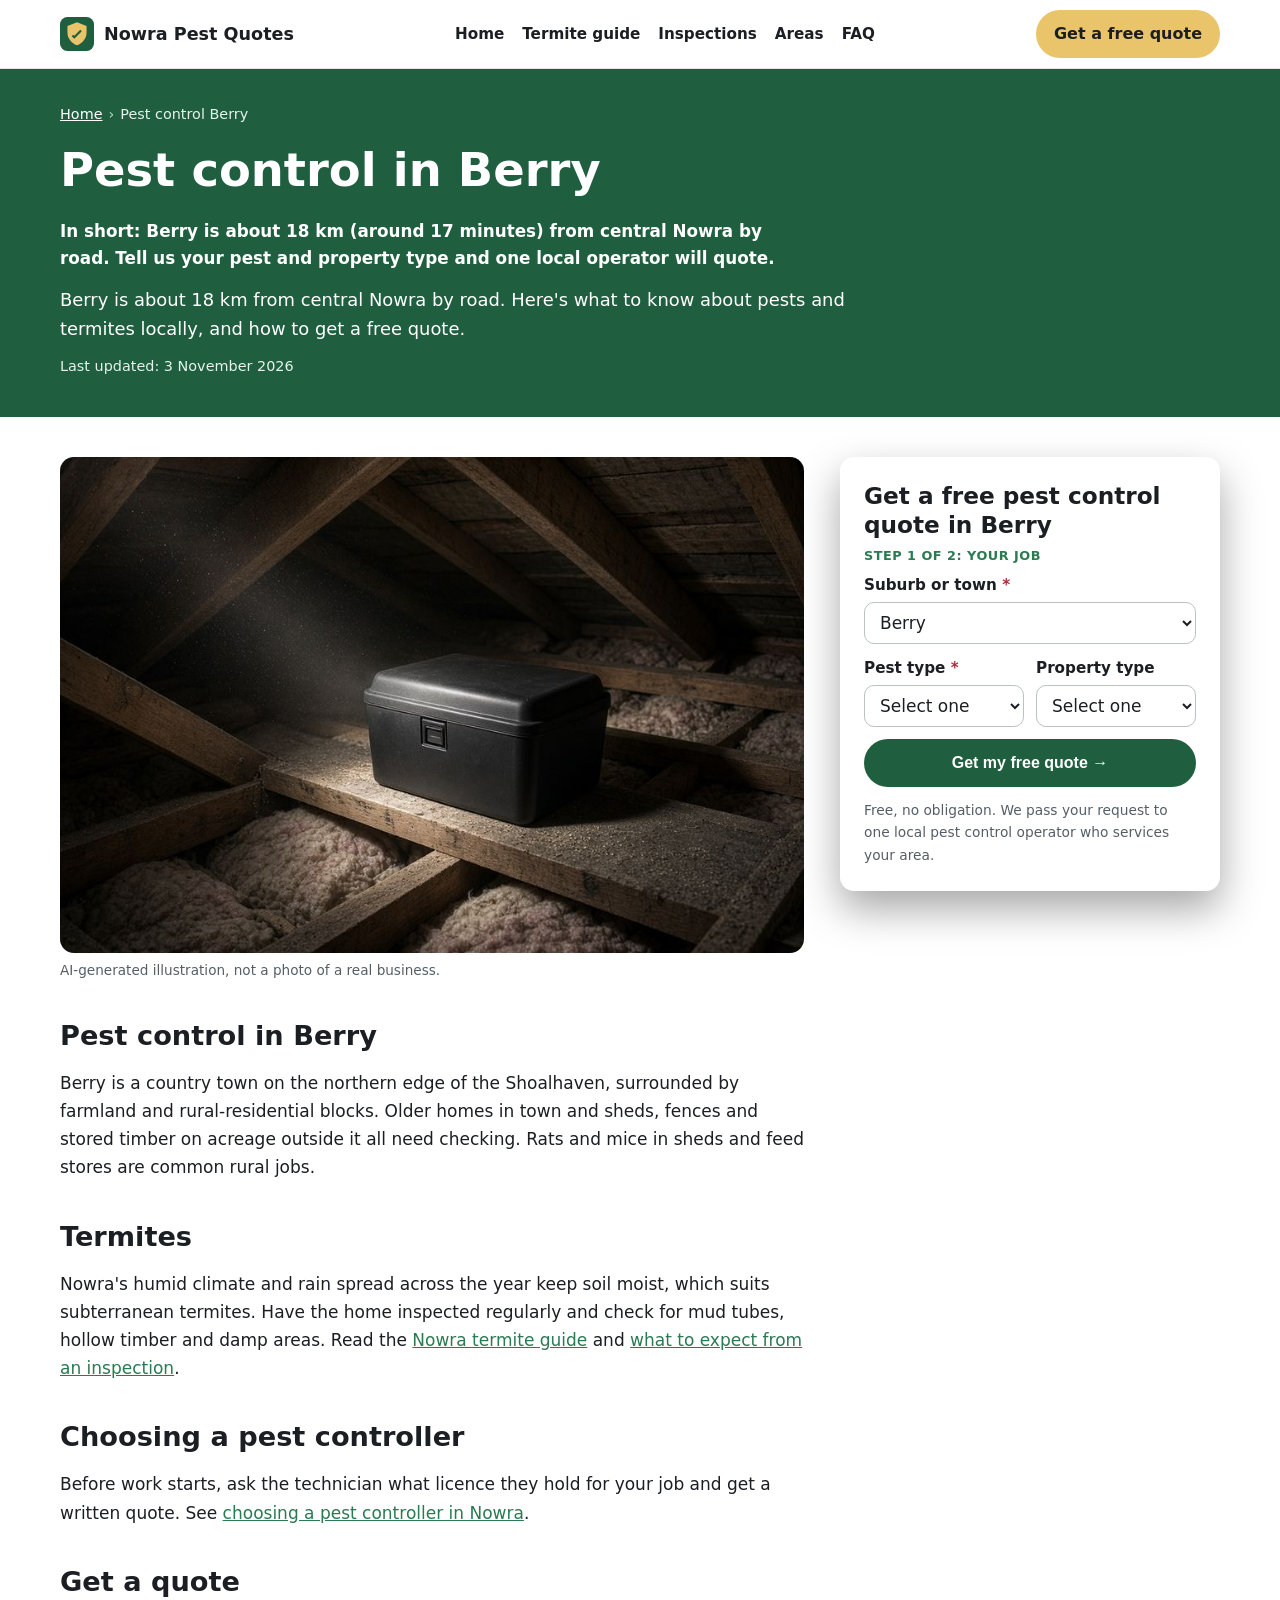
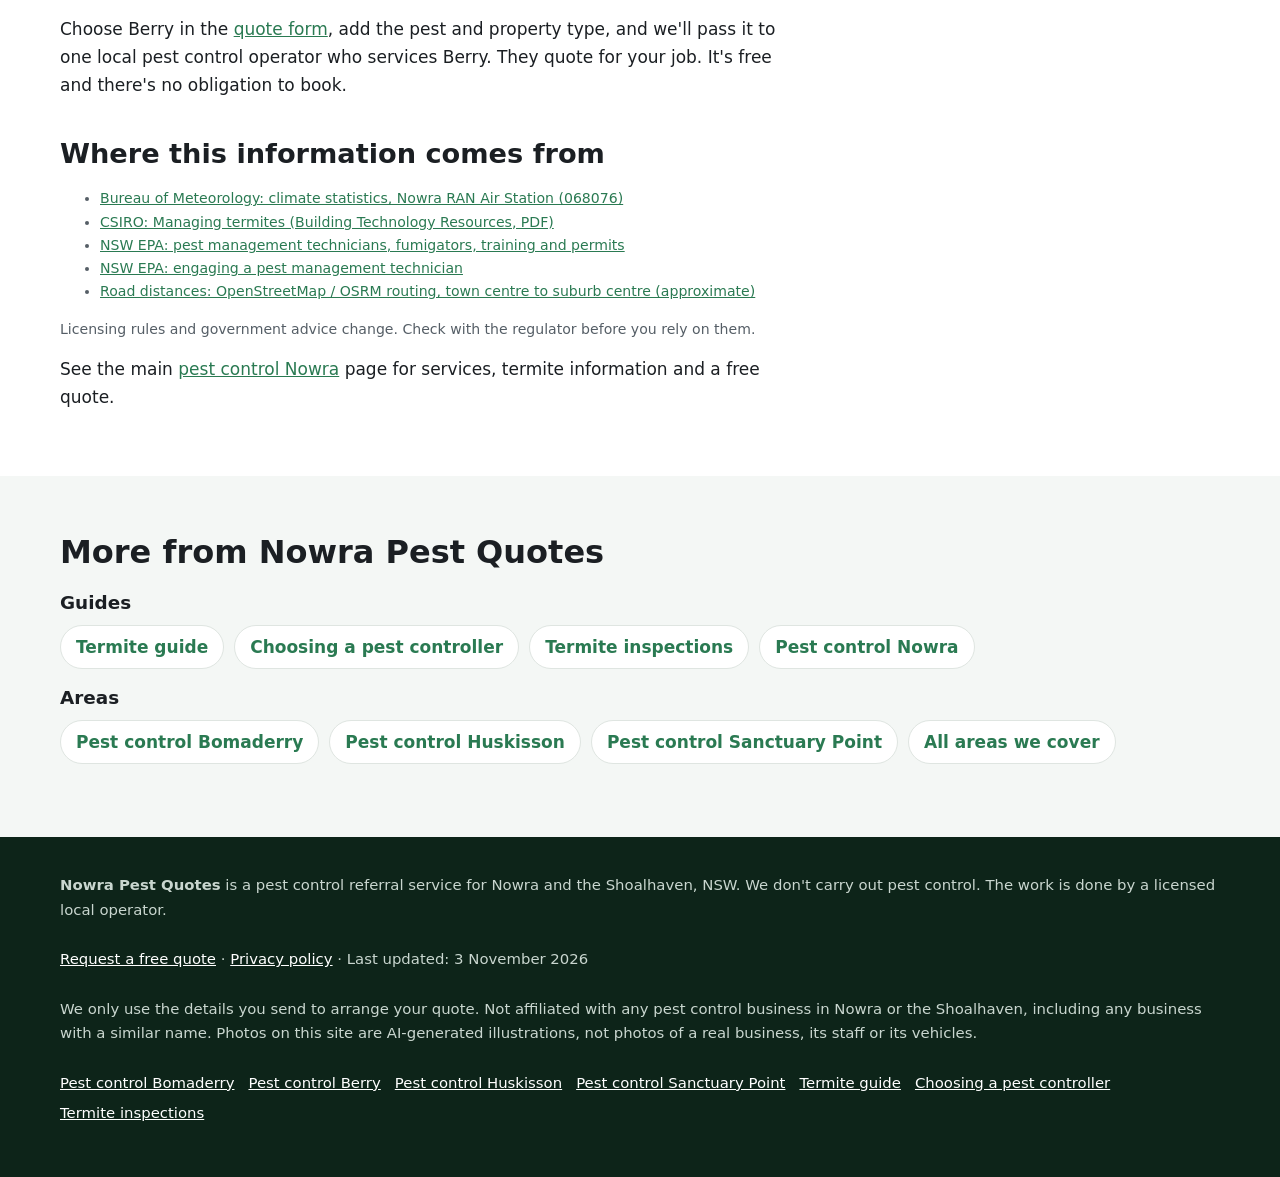
<file: pest-control-berry/index.html>
<!doctype html>
<html lang="en-AU">
<head>
<meta charset="utf-8">
<!-- Search Console verification meta tag goes here once the property is created -->
<meta name="viewport" content="width=device-width, initial-scale=1">
<title>Pest Control Berry | Free Pest and Termite Quotes, Berry NSW</title>
<meta name="description" content="Pest control and termite inspection quotes in Berry, about 18 km from central Nowra. A free referral service: one local operator quotes for your job.">
<link rel="canonical" href="https://nowrapestcontrol.com/pest-control-berry/">
<link rel="icon" href="/favicon.svg" type="image/svg+xml">
<meta name="theme-color" content="#1f5f3f">
<meta property="og:type" content="article">
<meta property="og:locale" content="en_AU">
<meta property="og:site_name" content="Nowra Pest Quotes">
<meta property="og:title" content="Pest Control Berry | Free Pest and Termite Quotes, Berry NSW">
<meta property="og:description" content="Pest control and termite inspection quotes in Berry, about 18 km from central Nowra. A free referral service: one local operator quotes for your job.">
<meta property="og:url" content="https://nowrapestcontrol.com/pest-control-berry/">
<meta property="og:image" content="https://nowrapestcontrol.com/img/hero.jpg">
<meta name="twitter:card" content="summary_large_image">
<script>document.documentElement.classList.add('js')</script>
<link rel="stylesheet" href="/styles.css">

<!-- Google tag (gtag.js) -->
<script async src="https://www.googletagmanager.com/gtag/js?id=G-092790FS8Q"></script>
<script>
  window.dataLayer = window.dataLayer || [];
  function gtag(){dataLayer.push(arguments);}
  gtag('js', new Date());
  gtag('config', 'G-092790FS8Q');
</script>

<script type="application/ld+json">
{
 "@context": "https://schema.org",
 "@type": "WebPage",
 "@id": "https://nowrapestcontrol.com/pest-control-berry/#webpage",
 "url": "https://nowrapestcontrol.com/pest-control-berry/",
 "name": "Pest Control Berry | Free Pest and Termite Quotes, Berry NSW",
 "description": "Pest control and termite inspection quotes in Berry, about 18 km from central Nowra. A free referral service: one local operator quotes for your job.",
 "inLanguage": "en-AU",
 "dateModified": "2026-11-03",
 "isPartOf": {
  "@id": "https://nowrapestcontrol.com/#website"
 }
}
</script>
<script type="application/ld+json">
{
 "@context": "https://schema.org",
 "@type": "BreadcrumbList",
 "itemListElement": [
  {
   "@type": "ListItem",
   "position": 1,
   "name": "Home",
   "item": "https://nowrapestcontrol.com/"
  },
  {
   "@type": "ListItem",
   "position": 2,
   "name": "Pest control Berry",
   "item": "https://nowrapestcontrol.com/pest-control-berry/"
  }
 ]
}
</script>
<script type="application/ld+json">
{
 "@context": "https://schema.org",
 "@type": "Service",
 "@id": "https://nowrapestcontrol.com/pest-control-berry/#service",
 "name": "Pest control quotes in Berry",
 "serviceType": "Pest control",
 "description": "Pest control and termite inspection quotes in Berry, about 18 km from central Nowra. A free referral service: one local operator quotes for your job.",
 "url": "https://nowrapestcontrol.com/pest-control-berry/",
 "provider": {
  "@id": "https://nowrapestcontrol.com/#business"
 },
 "areaServed": [
  {
   "@type": "Place",
   "name": "Berry, NSW"
  }
 ]
}
</script>
</head>
<body>
<a class="skip-link" href="#main">Skip to content</a>

<header class="site-header">
  <div class="wrap">
    <a class="brand" href="/" aria-label="Nowra Pest Quotes home">
      <svg viewBox="0 0 64 64" aria-hidden="true"><rect width="64" height="64" rx="14" fill="#1f5f3f"/><path d="M32 10 14 17v12c0 11 7.6 20.5 18 24 10.4-3.5 18-13 18-24V17z" fill="#e9c46a"/><path d="M27 41l-5-5 2.8-2.8L27 35.4l11.2-11.2L41 27z" fill="#1f5f3f"/></svg>
      Nowra Pest Quotes
    </a>
    <nav class="nav" aria-label="Main">
      <a href="/">Home</a>
      <a href="/termites-nowra/">Termite guide</a>
      <a href="/termite-inspection/">Inspections</a>
      <a href="/#areas">Areas</a>
      <a href="/#faq">FAQ</a>
    </nav>
    <a class="btn btn-call header-call" href="#quote">Get a free quote</a>
  </div>
</header>

<main id="main">
<section class="page-hero" aria-labelledby="h1">
  <div class="wrap">
    <nav class="crumbs" aria-label="Breadcrumb"><ol><li><a href="https://nowrapestcontrol.com/">Home</a></li><li aria-current="page">Pest control Berry</li></ol></nav>
    <h1 id="h1">Pest control in Berry</h1>
    <p class="summary">In short: Berry is about 18 km (around 17 minutes) from central Nowra by road. Tell us your pest and property type and one local operator will quote.</p>
    <p class="lead">Berry is about 18 km from central Nowra by road. Here's what to know about pests and termites locally, and how to get a free quote.</p>
    <p class="updated">Last updated: 3 November 2026</p>
  </div>
</section>
<div class="wrap page-grid">
  <article class="page-body">
<figure><img src="/img/card-rodent.jpg" width="900" height="600" style="aspect-ratio:3/2;object-fit:cover" alt="Illustration of a lockable rodent bait station in a roof space" decoding="async"><figcaption>AI-generated illustration, not a photo of a real business.</figcaption></figure>
<h2>Pest control in Berry</h2>
<p>Berry is a country town on the northern edge of the Shoalhaven, surrounded by farmland and rural-residential blocks. Older homes in town and sheds, fences and stored timber on acreage outside it all need checking. Rats and mice in sheds and feed stores are common rural jobs.</p>
<h2>Termites</h2>
<p>Nowra's humid climate and rain spread across the year keep soil moist, which suits subterranean termites. Have the home inspected regularly and check for mud tubes, hollow timber and damp areas. Read the <a href="/termites-nowra/">Nowra termite guide</a> and <a href="/termite-inspection/">what to expect from an inspection</a>.</p>
<h2>Choosing a pest controller</h2>
<p>Before work starts, ask the technician what licence they hold for your job and get a written quote. See <a href="/pest-control-licence-nsw/">choosing a pest controller in Nowra</a>.</p>
<h2>Get a quote</h2>
<p>Choose Berry in the <a href="#quote">quote form</a>, add the pest and property type, and we'll pass it to one local pest control operator who services Berry. They quote for your job. It's free and there's no obligation to book.</p>
<h2>Where this information comes from</h2>
<ul class="sources"><li><a href="http://www.bom.gov.au/climate/averages/tables/cw_068076.shtml" rel="noopener">Bureau of Meteorology: climate statistics, Nowra RAN Air Station (068076)</a></li><li><a href="https://research.csiro.au/infratech/wp-content/uploads/sites/38/2024/12/3013%5FManagingTermites%5FWCAG.pdf" rel="noopener">CSIRO: Managing termites (Building Technology Resources, PDF)</a></li><li><a href="https://www.epa.nsw.gov.au/Your-environment/Pesticides/Licences-and-advice-for-occupational-pesticide-users/pest-management-technicians-fumigators-training-permits" rel="noopener">NSW EPA: pest management technicians, fumigators, training and permits</a></li><li><a href="https://www.epa.nsw.gov.au/Your-environment/Pesticides/pesticide-use-nsw/engaging-a-pest-management-technician" rel="noopener">NSW EPA: engaging a pest management technician</a></li><li><a href="https://www.openstreetmap.org/" rel="noopener">Road distances: OpenStreetMap / OSRM routing, town centre to suburb centre (approximate)</a></li></ul>
<p class="sources">Licensing rules and government advice change. Check with the regulator before you rely on them.</p>

<p class="home-link">See the main <a href="/">pest control Nowra</a> page for services, termite information and a free quote.</p>
  </article>
  <aside class="page-aside">
    <div class="hero-form-card" id="quote">
      <h2 id="quote-h">Get a free pest control quote in Berry</h2>
      <form class="quote-form two-step" id="quote-form" action="https://formsubmit.co/quotes@nowrapestcontrol.com" method="post" novalidate>
        <input type="hidden" name="_subject" value="New quote request – nowrapestcontrol.com">
        <input type="hidden" name="_captcha" value="true">
        <input type="hidden" name="_template" value="table">
        <input type="hidden" name="_next" value="https://nowrapestcontrol.com/thanks.html?lead=1">
        <input type="hidden" name="_autoresponse" value="Thanks for your pest control request. We&#x27;ve received it and are passing it to a local pest control operator, who&#x27;ll be in touch shortly with availability and a price.">
        <input type="text" name="_honey" style="display:none" tabindex="-1" autocomplete="off" aria-hidden="true">
        <input type="hidden" name="source" value="nowrapestcontrol.com">
        <input type="hidden" name="page" value="/pest-control-berry/">
        <fieldset class="step step-1">
          <legend class="step-label">Step 1 of 2: your job</legend>
          <div class="full"><label for="suburb">Suburb or town <span class="req" aria-hidden="true">*</span></label>
            <select id="suburb" name="suburb" required><option value="">Choose your suburb</option><option>Nowra</option><option>North Nowra</option><option>South Nowra</option><option>West Nowra</option><option>Bomaderry</option><option>Worrigee</option><option>Cambewarra</option><option>Terara</option><option selected>Berry</option><option>Shoalhaven Heads</option><option>Greenwell Point</option><option>Culburra Beach</option><option>Callala Bay</option><option>Huskisson</option><option>Vincentia</option><option>St Georges Basin</option><option>Sanctuary Point</option><option>Basin View</option><option>Erowal Bay</option><option>Sussex Inlet</option><option>Ulladulla</option><option value="Other">Other (tell us below)</option></select></div>
          <div class="full other-wrap"><label for="suburb_other">Other suburb or town</label><input id="suburb_other" name="suburb_other" type="text" autocomplete="address-level2"></div>
          <div><label for="pest">Pest type <span class="req" aria-hidden="true">*</span></label>
            <select id="pest" name="pest_type" required><option value="">Select one</option><option>Termites: inspection</option><option>Termites: treatment or barrier</option><option>Pre-purchase timber pest inspection</option><option>General pest treatment</option><option>Cockroaches</option><option>Spiders</option><option>Rats or mice</option><option>Ants</option><option>Possum in the roof (licensed handler only)</option><option>Other or not sure</option></select></div>
          <div><label for="property">Property type</label>
            <select id="property" name="property_type"><option value="Not stated">Select one</option><option>House</option><option>Unit or townhouse</option><option>Rental (tenant or landlord)</option><option>Home I'm buying</option><option>Business or commercial</option><option>Farm or rural property</option></select></div>
          <div class="full js-only"><button class="btn btn-primary btn-block" type="button" id="to-step-2">Get my free quote →</button></div>
          <p class="microcopy full">Free, no obligation. We pass your request to one local pest control operator who services your area.</p>
          <p class="form-error full" id="step1-error" role="alert" hidden>Please choose your suburb and pest type.</p>
        </fieldset>
        <fieldset class="step step-2" id="step-2">
          <legend class="step-label">Step 2 of 2: your details</legend>
          <div><label for="name">Name <span class="req" aria-hidden="true">*</span></label><input id="name" name="name" type="text" autocomplete="name" required></div>
          <div><label for="phone">Phone <span class="req" aria-hidden="true">*</span></label><input id="phone" name="phone" type="tel" autocomplete="tel" inputmode="tel" required></div>
          <div><label for="email">Email</label><input id="email" name="email" type="email" autocomplete="email"></div>
          <div><label for="date">Preferred date</label><input id="date" name="preferred_date" type="date"></div>
          <div class="full"><label for="message">Anything else?</label><textarea id="message" name="message" rows="2" placeholder="e.g. raised timber floor, mud tubes on a pier, last treated years ago"></textarea></div>
          <p class="consent full">By sending this form you agree we can share your details with one local pest control operator so they can quote for your job. See our <a href="/privacy.html">privacy policy</a>.</p>
          <div class="full step2-actions"><button class="btn btn-primary" type="submit">Send my quote request</button><button class="btn-link js-only" type="button" id="back-1">← Back</button></div>
        </fieldset>
      </form>
    </div>
  </aside>
</div>
<section class="alt" aria-labelledby="more-h">
  <div class="wrap">
    <h2 id="more-h">More from Nowra Pest Quotes</h2>
    <h3>Guides</h3>
    <ul class="link-list"><li><a href="/termites-nowra/">Termite guide</a></li><li><a href="/pest-control-licence-nsw/">Choosing a pest controller</a></li><li><a href="/termite-inspection/">Termite inspections</a></li><li><a href="/">Pest control Nowra</a></li></ul>
    <h3>Areas</h3>
    <ul class="link-list"><li><a href="/pest-control-bomaderry/">Pest control Bomaderry</a></li><li><a href="/pest-control-huskisson/">Pest control Huskisson</a></li><li><a href="/pest-control-sanctuary-point/">Pest control Sanctuary Point</a></li><li><a href="/#areas">All areas we cover</a></li></ul>
  </div>
</section>
</main>

<footer class="site-footer">
  <div class="wrap">
    <p><strong>Nowra Pest Quotes</strong> is a pest control referral service for Nowra and the Shoalhaven, NSW. We don't carry out pest control. The work is done by a licensed local operator.</p>
    <p><a href="#quote">Request a free quote</a> · <a href="/privacy.html">Privacy policy</a> · Last updated: 3 November 2026</p>
    <p>We only use the details you send to arrange your quote. Not affiliated with any pest control business in Nowra or the Shoalhaven, including any business with a similar name. Photos on this site are AI-generated illustrations, not photos of a real business, its staff or its vehicles.</p>
    <p class="footer-links"><a href="/pest-control-bomaderry/">Pest control Bomaderry</a> <a href="/pest-control-berry/">Pest control Berry</a> <a href="/pest-control-huskisson/">Pest control Huskisson</a> <a href="/pest-control-sanctuary-point/">Pest control Sanctuary Point</a> <a href="/termites-nowra/">Termite guide</a> <a href="/pest-control-licence-nsw/">Choosing a pest controller</a> <a href="/termite-inspection/">Termite inspections</a></p>
  </div>
</footer>

<div class="mobile-call" aria-label="Quick contact">
  <a class="btn btn-call" href="#quote">Get a free quote</a>
</div>
<script src="/form.js" defer></script>
</body>
</html>
</file>
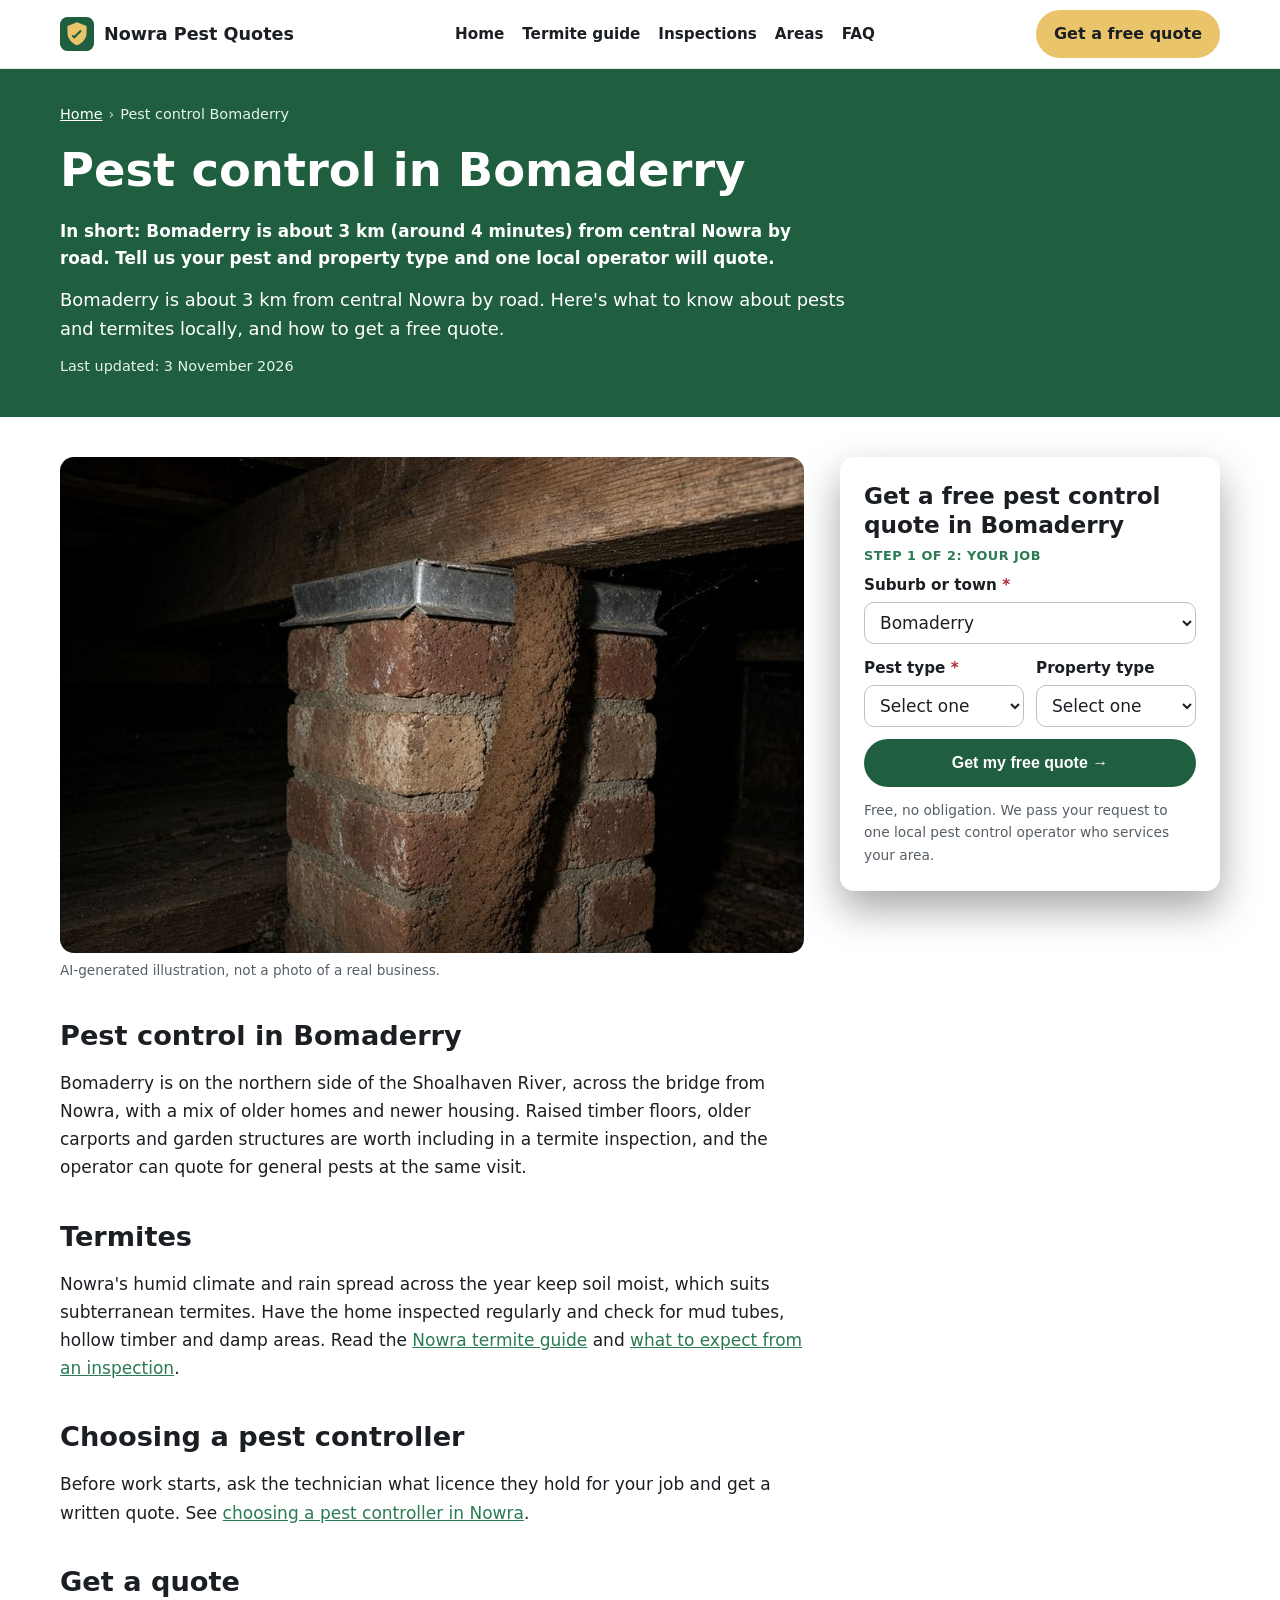
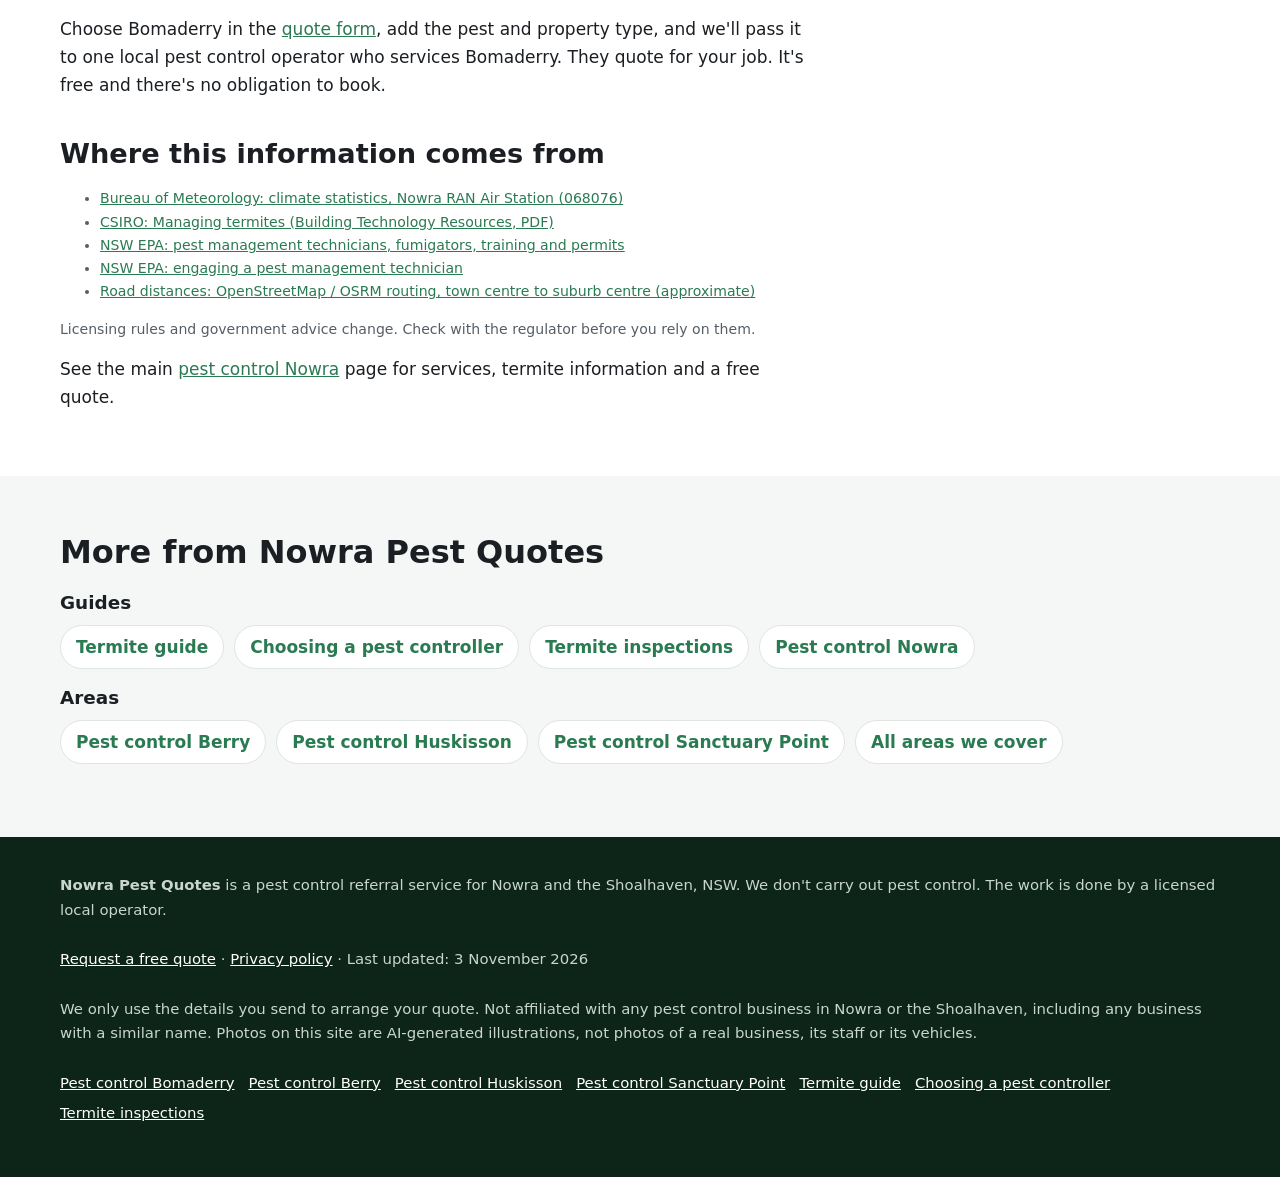
<file: pest-control-bomaderry/index.html>
<!doctype html>
<html lang="en-AU">
<head>
<meta charset="utf-8">
<!-- Search Console verification meta tag goes here once the property is created -->
<meta name="viewport" content="width=device-width, initial-scale=1">
<title>Pest Control Bomaderry | Free Pest and Termite Quotes, Bomaderry NSW</title>
<meta name="description" content="Pest control and termite inspection quotes in Bomaderry, about 3 km from central Nowra. A free referral service: one local operator quotes for your job.">
<link rel="canonical" href="https://nowrapestcontrol.com/pest-control-bomaderry/">
<link rel="icon" href="/favicon.svg" type="image/svg+xml">
<meta name="theme-color" content="#1f5f3f">
<meta property="og:type" content="article">
<meta property="og:locale" content="en_AU">
<meta property="og:site_name" content="Nowra Pest Quotes">
<meta property="og:title" content="Pest Control Bomaderry | Free Pest and Termite Quotes, Bomaderry NSW">
<meta property="og:description" content="Pest control and termite inspection quotes in Bomaderry, about 3 km from central Nowra. A free referral service: one local operator quotes for your job.">
<meta property="og:url" content="https://nowrapestcontrol.com/pest-control-bomaderry/">
<meta property="og:image" content="https://nowrapestcontrol.com/img/hero.jpg">
<meta name="twitter:card" content="summary_large_image">
<script>document.documentElement.classList.add('js')</script>
<link rel="stylesheet" href="/styles.css">

<!-- Google tag (gtag.js) -->
<script async src="https://www.googletagmanager.com/gtag/js?id=G-092790FS8Q"></script>
<script>
  window.dataLayer = window.dataLayer || [];
  function gtag(){dataLayer.push(arguments);}
  gtag('js', new Date());
  gtag('config', 'G-092790FS8Q');
</script>

<script type="application/ld+json">
{
 "@context": "https://schema.org",
 "@type": "WebPage",
 "@id": "https://nowrapestcontrol.com/pest-control-bomaderry/#webpage",
 "url": "https://nowrapestcontrol.com/pest-control-bomaderry/",
 "name": "Pest Control Bomaderry | Free Pest and Termite Quotes, Bomaderry NSW",
 "description": "Pest control and termite inspection quotes in Bomaderry, about 3 km from central Nowra. A free referral service: one local operator quotes for your job.",
 "inLanguage": "en-AU",
 "dateModified": "2026-11-03",
 "isPartOf": {
  "@id": "https://nowrapestcontrol.com/#website"
 }
}
</script>
<script type="application/ld+json">
{
 "@context": "https://schema.org",
 "@type": "BreadcrumbList",
 "itemListElement": [
  {
   "@type": "ListItem",
   "position": 1,
   "name": "Home",
   "item": "https://nowrapestcontrol.com/"
  },
  {
   "@type": "ListItem",
   "position": 2,
   "name": "Pest control Bomaderry",
   "item": "https://nowrapestcontrol.com/pest-control-bomaderry/"
  }
 ]
}
</script>
<script type="application/ld+json">
{
 "@context": "https://schema.org",
 "@type": "Service",
 "@id": "https://nowrapestcontrol.com/pest-control-bomaderry/#service",
 "name": "Pest control quotes in Bomaderry",
 "serviceType": "Pest control",
 "description": "Pest control and termite inspection quotes in Bomaderry, about 3 km from central Nowra. A free referral service: one local operator quotes for your job.",
 "url": "https://nowrapestcontrol.com/pest-control-bomaderry/",
 "provider": {
  "@id": "https://nowrapestcontrol.com/#business"
 },
 "areaServed": [
  {
   "@type": "Place",
   "name": "Bomaderry, NSW"
  }
 ]
}
</script>
</head>
<body>
<a class="skip-link" href="#main">Skip to content</a>

<header class="site-header">
  <div class="wrap">
    <a class="brand" href="/" aria-label="Nowra Pest Quotes home">
      <svg viewBox="0 0 64 64" aria-hidden="true"><rect width="64" height="64" rx="14" fill="#1f5f3f"/><path d="M32 10 14 17v12c0 11 7.6 20.5 18 24 10.4-3.5 18-13 18-24V17z" fill="#e9c46a"/><path d="M27 41l-5-5 2.8-2.8L27 35.4l11.2-11.2L41 27z" fill="#1f5f3f"/></svg>
      Nowra Pest Quotes
    </a>
    <nav class="nav" aria-label="Main">
      <a href="/">Home</a>
      <a href="/termites-nowra/">Termite guide</a>
      <a href="/termite-inspection/">Inspections</a>
      <a href="/#areas">Areas</a>
      <a href="/#faq">FAQ</a>
    </nav>
    <a class="btn btn-call header-call" href="#quote">Get a free quote</a>
  </div>
</header>

<main id="main">
<section class="page-hero" aria-labelledby="h1">
  <div class="wrap">
    <nav class="crumbs" aria-label="Breadcrumb"><ol><li><a href="https://nowrapestcontrol.com/">Home</a></li><li aria-current="page">Pest control Bomaderry</li></ol></nav>
    <h1 id="h1">Pest control in Bomaderry</h1>
    <p class="summary">In short: Bomaderry is about 3 km (around 4 minutes) from central Nowra by road. Tell us your pest and property type and one local operator will quote.</p>
    <p class="lead">Bomaderry is about 3 km from central Nowra by road. Here's what to know about pests and termites locally, and how to get a free quote.</p>
    <p class="updated">Last updated: 3 November 2026</p>
  </div>
</section>
<div class="wrap page-grid">
  <article class="page-body">
<figure><img src="/img/card-termite.jpg" width="900" height="600" style="aspect-ratio:3/2;object-fit:cover" alt="Illustration of brick piers and timber bearers under a raised house" decoding="async"><figcaption>AI-generated illustration, not a photo of a real business.</figcaption></figure>
<h2>Pest control in Bomaderry</h2>
<p>Bomaderry is on the northern side of the Shoalhaven River, across the bridge from Nowra, with a mix of older homes and newer housing. Raised timber floors, older carports and garden structures are worth including in a termite inspection, and the operator can quote for general pests at the same visit.</p>
<h2>Termites</h2>
<p>Nowra's humid climate and rain spread across the year keep soil moist, which suits subterranean termites. Have the home inspected regularly and check for mud tubes, hollow timber and damp areas. Read the <a href="/termites-nowra/">Nowra termite guide</a> and <a href="/termite-inspection/">what to expect from an inspection</a>.</p>
<h2>Choosing a pest controller</h2>
<p>Before work starts, ask the technician what licence they hold for your job and get a written quote. See <a href="/pest-control-licence-nsw/">choosing a pest controller in Nowra</a>.</p>
<h2>Get a quote</h2>
<p>Choose Bomaderry in the <a href="#quote">quote form</a>, add the pest and property type, and we'll pass it to one local pest control operator who services Bomaderry. They quote for your job. It's free and there's no obligation to book.</p>
<h2>Where this information comes from</h2>
<ul class="sources"><li><a href="http://www.bom.gov.au/climate/averages/tables/cw_068076.shtml" rel="noopener">Bureau of Meteorology: climate statistics, Nowra RAN Air Station (068076)</a></li><li><a href="https://research.csiro.au/infratech/wp-content/uploads/sites/38/2024/12/3013%5FManagingTermites%5FWCAG.pdf" rel="noopener">CSIRO: Managing termites (Building Technology Resources, PDF)</a></li><li><a href="https://www.epa.nsw.gov.au/Your-environment/Pesticides/Licences-and-advice-for-occupational-pesticide-users/pest-management-technicians-fumigators-training-permits" rel="noopener">NSW EPA: pest management technicians, fumigators, training and permits</a></li><li><a href="https://www.epa.nsw.gov.au/Your-environment/Pesticides/pesticide-use-nsw/engaging-a-pest-management-technician" rel="noopener">NSW EPA: engaging a pest management technician</a></li><li><a href="https://www.openstreetmap.org/" rel="noopener">Road distances: OpenStreetMap / OSRM routing, town centre to suburb centre (approximate)</a></li></ul>
<p class="sources">Licensing rules and government advice change. Check with the regulator before you rely on them.</p>

<p class="home-link">See the main <a href="/">pest control Nowra</a> page for services, termite information and a free quote.</p>
  </article>
  <aside class="page-aside">
    <div class="hero-form-card" id="quote">
      <h2 id="quote-h">Get a free pest control quote in Bomaderry</h2>
      <form class="quote-form two-step" id="quote-form" action="https://formsubmit.co/quotes@nowrapestcontrol.com" method="post" novalidate>
        <input type="hidden" name="_subject" value="New quote request – nowrapestcontrol.com">
        <input type="hidden" name="_captcha" value="true">
        <input type="hidden" name="_template" value="table">
        <input type="hidden" name="_next" value="https://nowrapestcontrol.com/thanks.html?lead=1">
        <input type="hidden" name="_autoresponse" value="Thanks for your pest control request. We&#x27;ve received it and are passing it to a local pest control operator, who&#x27;ll be in touch shortly with availability and a price.">
        <input type="text" name="_honey" style="display:none" tabindex="-1" autocomplete="off" aria-hidden="true">
        <input type="hidden" name="source" value="nowrapestcontrol.com">
        <input type="hidden" name="page" value="/pest-control-bomaderry/">
        <fieldset class="step step-1">
          <legend class="step-label">Step 1 of 2: your job</legend>
          <div class="full"><label for="suburb">Suburb or town <span class="req" aria-hidden="true">*</span></label>
            <select id="suburb" name="suburb" required><option value="">Choose your suburb</option><option>Nowra</option><option>North Nowra</option><option>South Nowra</option><option>West Nowra</option><option selected>Bomaderry</option><option>Worrigee</option><option>Cambewarra</option><option>Terara</option><option>Berry</option><option>Shoalhaven Heads</option><option>Greenwell Point</option><option>Culburra Beach</option><option>Callala Bay</option><option>Huskisson</option><option>Vincentia</option><option>St Georges Basin</option><option>Sanctuary Point</option><option>Basin View</option><option>Erowal Bay</option><option>Sussex Inlet</option><option>Ulladulla</option><option value="Other">Other (tell us below)</option></select></div>
          <div class="full other-wrap"><label for="suburb_other">Other suburb or town</label><input id="suburb_other" name="suburb_other" type="text" autocomplete="address-level2"></div>
          <div><label for="pest">Pest type <span class="req" aria-hidden="true">*</span></label>
            <select id="pest" name="pest_type" required><option value="">Select one</option><option>Termites: inspection</option><option>Termites: treatment or barrier</option><option>Pre-purchase timber pest inspection</option><option>General pest treatment</option><option>Cockroaches</option><option>Spiders</option><option>Rats or mice</option><option>Ants</option><option>Possum in the roof (licensed handler only)</option><option>Other or not sure</option></select></div>
          <div><label for="property">Property type</label>
            <select id="property" name="property_type"><option value="Not stated">Select one</option><option>House</option><option>Unit or townhouse</option><option>Rental (tenant or landlord)</option><option>Home I'm buying</option><option>Business or commercial</option><option>Farm or rural property</option></select></div>
          <div class="full js-only"><button class="btn btn-primary btn-block" type="button" id="to-step-2">Get my free quote →</button></div>
          <p class="microcopy full">Free, no obligation. We pass your request to one local pest control operator who services your area.</p>
          <p class="form-error full" id="step1-error" role="alert" hidden>Please choose your suburb and pest type.</p>
        </fieldset>
        <fieldset class="step step-2" id="step-2">
          <legend class="step-label">Step 2 of 2: your details</legend>
          <div><label for="name">Name <span class="req" aria-hidden="true">*</span></label><input id="name" name="name" type="text" autocomplete="name" required></div>
          <div><label for="phone">Phone <span class="req" aria-hidden="true">*</span></label><input id="phone" name="phone" type="tel" autocomplete="tel" inputmode="tel" required></div>
          <div><label for="email">Email</label><input id="email" name="email" type="email" autocomplete="email"></div>
          <div><label for="date">Preferred date</label><input id="date" name="preferred_date" type="date"></div>
          <div class="full"><label for="message">Anything else?</label><textarea id="message" name="message" rows="2" placeholder="e.g. raised timber floor, mud tubes on a pier, last treated years ago"></textarea></div>
          <p class="consent full">By sending this form you agree we can share your details with one local pest control operator so they can quote for your job. See our <a href="/privacy.html">privacy policy</a>.</p>
          <div class="full step2-actions"><button class="btn btn-primary" type="submit">Send my quote request</button><button class="btn-link js-only" type="button" id="back-1">← Back</button></div>
        </fieldset>
      </form>
    </div>
  </aside>
</div>
<section class="alt" aria-labelledby="more-h">
  <div class="wrap">
    <h2 id="more-h">More from Nowra Pest Quotes</h2>
    <h3>Guides</h3>
    <ul class="link-list"><li><a href="/termites-nowra/">Termite guide</a></li><li><a href="/pest-control-licence-nsw/">Choosing a pest controller</a></li><li><a href="/termite-inspection/">Termite inspections</a></li><li><a href="/">Pest control Nowra</a></li></ul>
    <h3>Areas</h3>
    <ul class="link-list"><li><a href="/pest-control-berry/">Pest control Berry</a></li><li><a href="/pest-control-huskisson/">Pest control Huskisson</a></li><li><a href="/pest-control-sanctuary-point/">Pest control Sanctuary Point</a></li><li><a href="/#areas">All areas we cover</a></li></ul>
  </div>
</section>
</main>

<footer class="site-footer">
  <div class="wrap">
    <p><strong>Nowra Pest Quotes</strong> is a pest control referral service for Nowra and the Shoalhaven, NSW. We don't carry out pest control. The work is done by a licensed local operator.</p>
    <p><a href="#quote">Request a free quote</a> · <a href="/privacy.html">Privacy policy</a> · Last updated: 3 November 2026</p>
    <p>We only use the details you send to arrange your quote. Not affiliated with any pest control business in Nowra or the Shoalhaven, including any business with a similar name. Photos on this site are AI-generated illustrations, not photos of a real business, its staff or its vehicles.</p>
    <p class="footer-links"><a href="/pest-control-bomaderry/">Pest control Bomaderry</a> <a href="/pest-control-berry/">Pest control Berry</a> <a href="/pest-control-huskisson/">Pest control Huskisson</a> <a href="/pest-control-sanctuary-point/">Pest control Sanctuary Point</a> <a href="/termites-nowra/">Termite guide</a> <a href="/pest-control-licence-nsw/">Choosing a pest controller</a> <a href="/termite-inspection/">Termite inspections</a></p>
  </div>
</footer>

<div class="mobile-call" aria-label="Quick contact">
  <a class="btn btn-call" href="#quote">Get a free quote</a>
</div>
<script src="/form.js" defer></script>
</body>
</html>
</file>
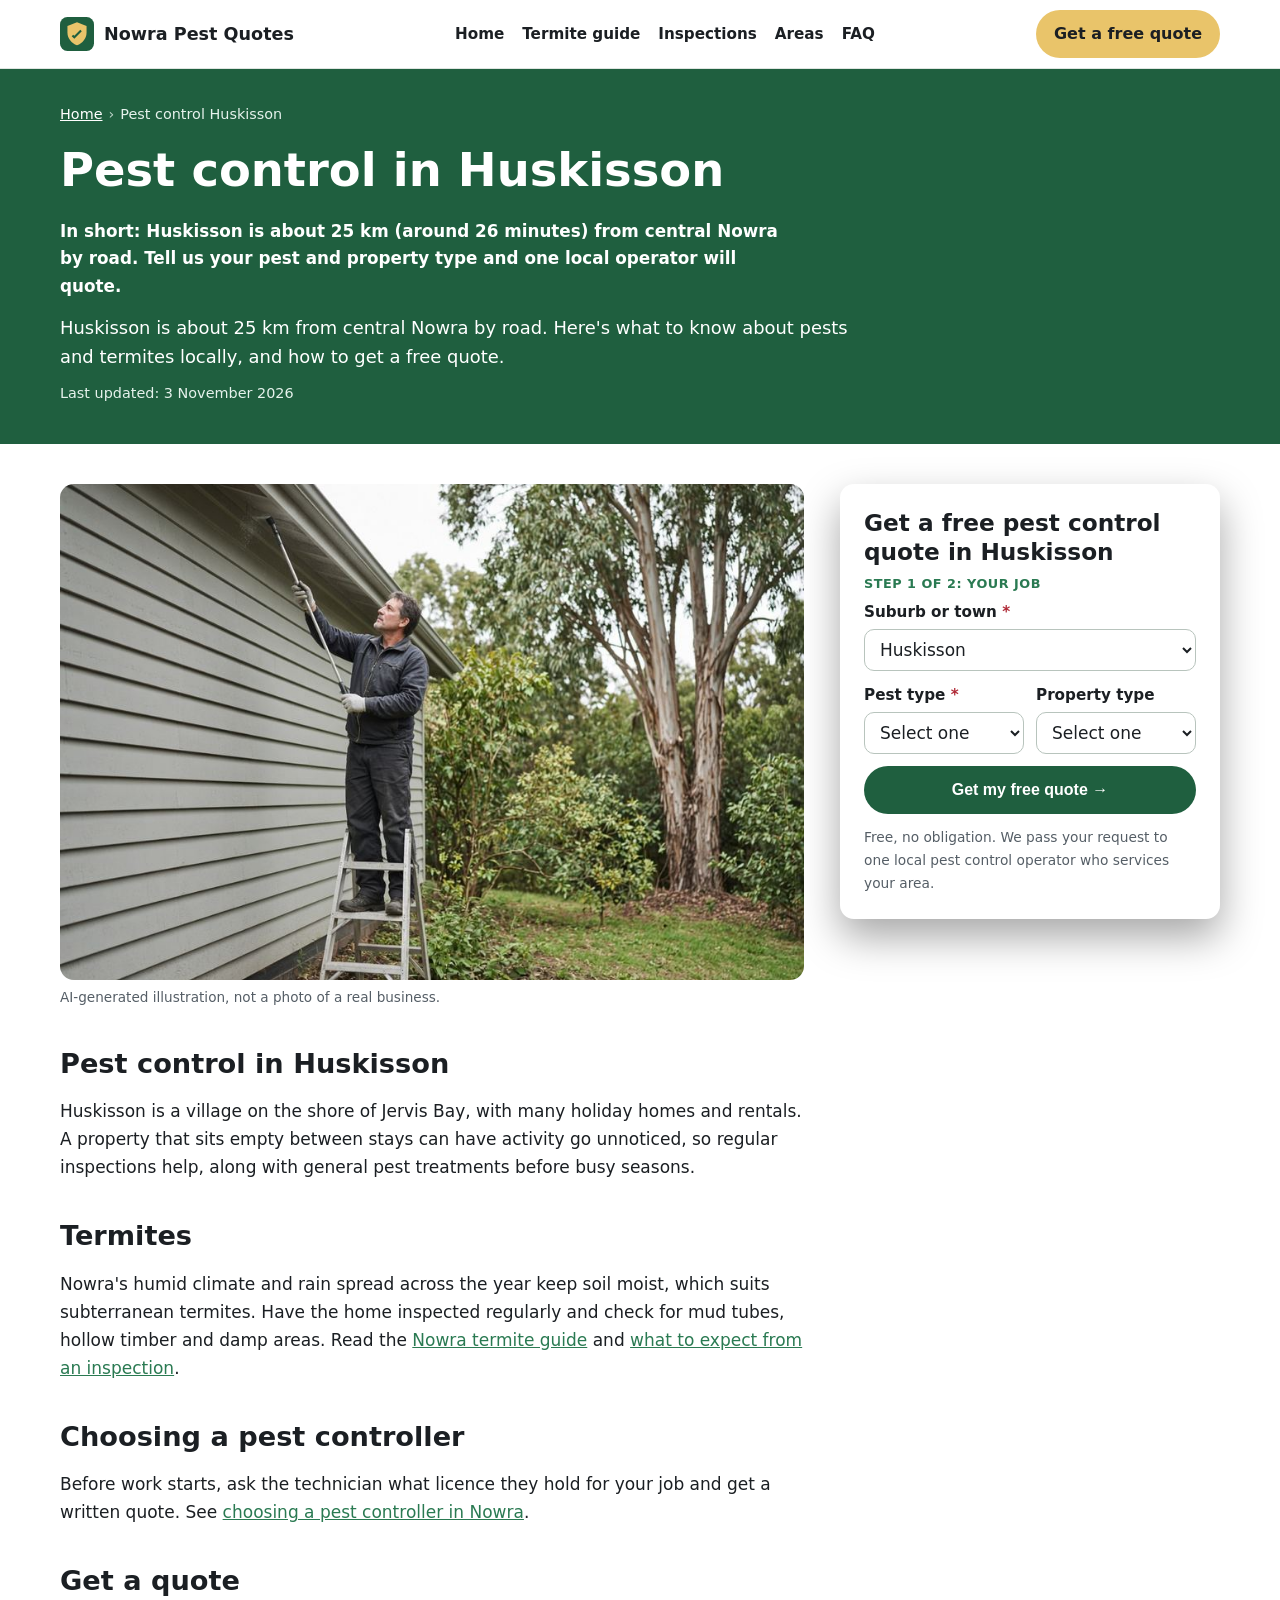
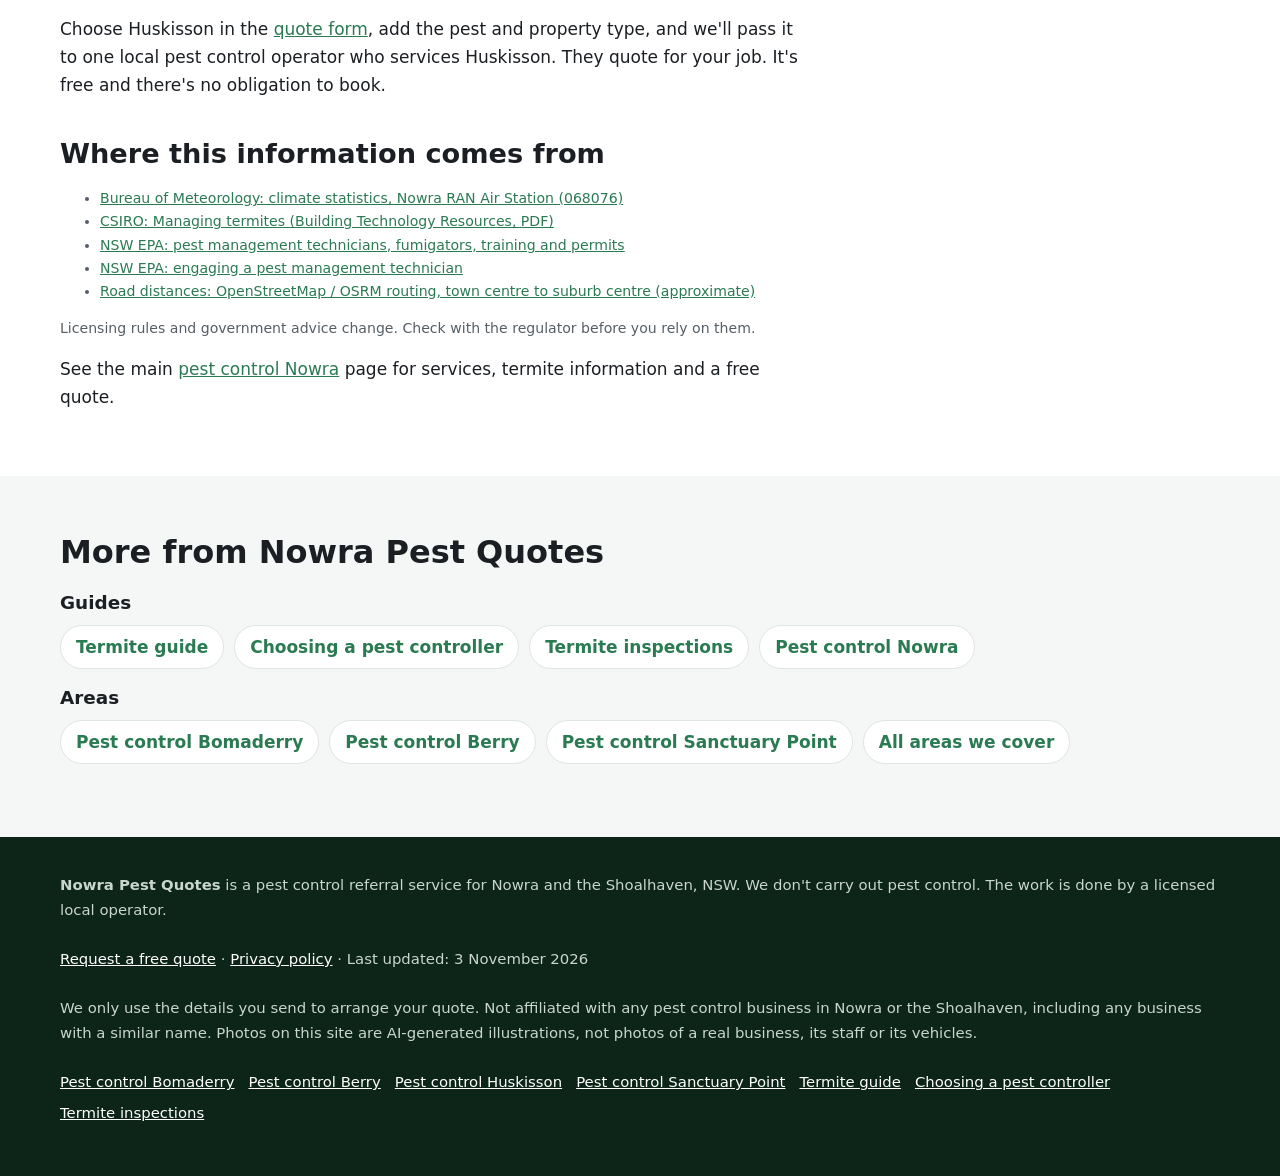
<file: pest-control-huskisson/index.html>
<!doctype html>
<html lang="en-AU">
<head>
<meta charset="utf-8">
<!-- Search Console verification meta tag goes here once the property is created -->
<meta name="viewport" content="width=device-width, initial-scale=1">
<title>Pest Control Huskisson | Free Pest and Termite Quotes, Huskisson NSW</title>
<meta name="description" content="Pest control and termite inspection quotes in Huskisson, about 25 km from central Nowra. A free referral service: one local operator quotes for your job.">
<link rel="canonical" href="https://nowrapestcontrol.com/pest-control-huskisson/">
<link rel="icon" href="/favicon.svg" type="image/svg+xml">
<meta name="theme-color" content="#1f5f3f">
<meta property="og:type" content="article">
<meta property="og:locale" content="en_AU">
<meta property="og:site_name" content="Nowra Pest Quotes">
<meta property="og:title" content="Pest Control Huskisson | Free Pest and Termite Quotes, Huskisson NSW">
<meta property="og:description" content="Pest control and termite inspection quotes in Huskisson, about 25 km from central Nowra. A free referral service: one local operator quotes for your job.">
<meta property="og:url" content="https://nowrapestcontrol.com/pest-control-huskisson/">
<meta property="og:image" content="https://nowrapestcontrol.com/img/hero.jpg">
<meta name="twitter:card" content="summary_large_image">
<script>document.documentElement.classList.add('js')</script>
<link rel="stylesheet" href="/styles.css">

<!-- Google tag (gtag.js) -->
<script async src="https://www.googletagmanager.com/gtag/js?id=G-092790FS8Q"></script>
<script>
  window.dataLayer = window.dataLayer || [];
  function gtag(){dataLayer.push(arguments);}
  gtag('js', new Date());
  gtag('config', 'G-092790FS8Q');
</script>

<script type="application/ld+json">
{
 "@context": "https://schema.org",
 "@type": "WebPage",
 "@id": "https://nowrapestcontrol.com/pest-control-huskisson/#webpage",
 "url": "https://nowrapestcontrol.com/pest-control-huskisson/",
 "name": "Pest Control Huskisson | Free Pest and Termite Quotes, Huskisson NSW",
 "description": "Pest control and termite inspection quotes in Huskisson, about 25 km from central Nowra. A free referral service: one local operator quotes for your job.",
 "inLanguage": "en-AU",
 "dateModified": "2026-11-03",
 "isPartOf": {
  "@id": "https://nowrapestcontrol.com/#website"
 }
}
</script>
<script type="application/ld+json">
{
 "@context": "https://schema.org",
 "@type": "BreadcrumbList",
 "itemListElement": [
  {
   "@type": "ListItem",
   "position": 1,
   "name": "Home",
   "item": "https://nowrapestcontrol.com/"
  },
  {
   "@type": "ListItem",
   "position": 2,
   "name": "Pest control Huskisson",
   "item": "https://nowrapestcontrol.com/pest-control-huskisson/"
  }
 ]
}
</script>
<script type="application/ld+json">
{
 "@context": "https://schema.org",
 "@type": "Service",
 "@id": "https://nowrapestcontrol.com/pest-control-huskisson/#service",
 "name": "Pest control quotes in Huskisson",
 "serviceType": "Pest control",
 "description": "Pest control and termite inspection quotes in Huskisson, about 25 km from central Nowra. A free referral service: one local operator quotes for your job.",
 "url": "https://nowrapestcontrol.com/pest-control-huskisson/",
 "provider": {
  "@id": "https://nowrapestcontrol.com/#business"
 },
 "areaServed": [
  {
   "@type": "Place",
   "name": "Huskisson, NSW"
  }
 ]
}
</script>
</head>
<body>
<a class="skip-link" href="#main">Skip to content</a>

<header class="site-header">
  <div class="wrap">
    <a class="brand" href="/" aria-label="Nowra Pest Quotes home">
      <svg viewBox="0 0 64 64" aria-hidden="true"><rect width="64" height="64" rx="14" fill="#1f5f3f"/><path d="M32 10 14 17v12c0 11 7.6 20.5 18 24 10.4-3.5 18-13 18-24V17z" fill="#e9c46a"/><path d="M27 41l-5-5 2.8-2.8L27 35.4l11.2-11.2L41 27z" fill="#1f5f3f"/></svg>
      Nowra Pest Quotes
    </a>
    <nav class="nav" aria-label="Main">
      <a href="/">Home</a>
      <a href="/termites-nowra/">Termite guide</a>
      <a href="/termite-inspection/">Inspections</a>
      <a href="/#areas">Areas</a>
      <a href="/#faq">FAQ</a>
    </nav>
    <a class="btn btn-call header-call" href="#quote">Get a free quote</a>
  </div>
</header>

<main id="main">
<section class="page-hero" aria-labelledby="h1">
  <div class="wrap">
    <nav class="crumbs" aria-label="Breadcrumb"><ol><li><a href="https://nowrapestcontrol.com/">Home</a></li><li aria-current="page">Pest control Huskisson</li></ol></nav>
    <h1 id="h1">Pest control in Huskisson</h1>
    <p class="summary">In short: Huskisson is about 25 km (around 26 minutes) from central Nowra by road. Tell us your pest and property type and one local operator will quote.</p>
    <p class="lead">Huskisson is about 25 km from central Nowra by road. Here's what to know about pests and termites locally, and how to get a free quote.</p>
    <p class="updated">Last updated: 3 November 2026</p>
  </div>
</section>
<div class="wrap page-grid">
  <article class="page-body">
<figure><img src="/img/card-general.jpg" width="900" height="600" style="aspect-ratio:3/2;object-fit:cover" alt="Illustration of a technician treating the eaves of a weatherboard home" decoding="async"><figcaption>AI-generated illustration, not a photo of a real business.</figcaption></figure>
<h2>Pest control in Huskisson</h2>
<p>Huskisson is a village on the shore of Jervis Bay, with many holiday homes and rentals. A property that sits empty between stays can have activity go unnoticed, so regular inspections help, along with general pest treatments before busy seasons.</p>
<h2>Termites</h2>
<p>Nowra's humid climate and rain spread across the year keep soil moist, which suits subterranean termites. Have the home inspected regularly and check for mud tubes, hollow timber and damp areas. Read the <a href="/termites-nowra/">Nowra termite guide</a> and <a href="/termite-inspection/">what to expect from an inspection</a>.</p>
<h2>Choosing a pest controller</h2>
<p>Before work starts, ask the technician what licence they hold for your job and get a written quote. See <a href="/pest-control-licence-nsw/">choosing a pest controller in Nowra</a>.</p>
<h2>Get a quote</h2>
<p>Choose Huskisson in the <a href="#quote">quote form</a>, add the pest and property type, and we'll pass it to one local pest control operator who services Huskisson. They quote for your job. It's free and there's no obligation to book.</p>
<h2>Where this information comes from</h2>
<ul class="sources"><li><a href="http://www.bom.gov.au/climate/averages/tables/cw_068076.shtml" rel="noopener">Bureau of Meteorology: climate statistics, Nowra RAN Air Station (068076)</a></li><li><a href="https://research.csiro.au/infratech/wp-content/uploads/sites/38/2024/12/3013%5FManagingTermites%5FWCAG.pdf" rel="noopener">CSIRO: Managing termites (Building Technology Resources, PDF)</a></li><li><a href="https://www.epa.nsw.gov.au/Your-environment/Pesticides/Licences-and-advice-for-occupational-pesticide-users/pest-management-technicians-fumigators-training-permits" rel="noopener">NSW EPA: pest management technicians, fumigators, training and permits</a></li><li><a href="https://www.epa.nsw.gov.au/Your-environment/Pesticides/pesticide-use-nsw/engaging-a-pest-management-technician" rel="noopener">NSW EPA: engaging a pest management technician</a></li><li><a href="https://www.openstreetmap.org/" rel="noopener">Road distances: OpenStreetMap / OSRM routing, town centre to suburb centre (approximate)</a></li></ul>
<p class="sources">Licensing rules and government advice change. Check with the regulator before you rely on them.</p>

<p class="home-link">See the main <a href="/">pest control Nowra</a> page for services, termite information and a free quote.</p>
  </article>
  <aside class="page-aside">
    <div class="hero-form-card" id="quote">
      <h2 id="quote-h">Get a free pest control quote in Huskisson</h2>
      <form class="quote-form two-step" id="quote-form" action="https://formsubmit.co/quotes@nowrapestcontrol.com" method="post" novalidate>
        <input type="hidden" name="_subject" value="New quote request – nowrapestcontrol.com">
        <input type="hidden" name="_captcha" value="true">
        <input type="hidden" name="_template" value="table">
        <input type="hidden" name="_next" value="https://nowrapestcontrol.com/thanks.html?lead=1">
        <input type="hidden" name="_autoresponse" value="Thanks for your pest control request. We&#x27;ve received it and are passing it to a local pest control operator, who&#x27;ll be in touch shortly with availability and a price.">
        <input type="text" name="_honey" style="display:none" tabindex="-1" autocomplete="off" aria-hidden="true">
        <input type="hidden" name="source" value="nowrapestcontrol.com">
        <input type="hidden" name="page" value="/pest-control-huskisson/">
        <fieldset class="step step-1">
          <legend class="step-label">Step 1 of 2: your job</legend>
          <div class="full"><label for="suburb">Suburb or town <span class="req" aria-hidden="true">*</span></label>
            <select id="suburb" name="suburb" required><option value="">Choose your suburb</option><option>Nowra</option><option>North Nowra</option><option>South Nowra</option><option>West Nowra</option><option>Bomaderry</option><option>Worrigee</option><option>Cambewarra</option><option>Terara</option><option>Berry</option><option>Shoalhaven Heads</option><option>Greenwell Point</option><option>Culburra Beach</option><option>Callala Bay</option><option selected>Huskisson</option><option>Vincentia</option><option>St Georges Basin</option><option>Sanctuary Point</option><option>Basin View</option><option>Erowal Bay</option><option>Sussex Inlet</option><option>Ulladulla</option><option value="Other">Other (tell us below)</option></select></div>
          <div class="full other-wrap"><label for="suburb_other">Other suburb or town</label><input id="suburb_other" name="suburb_other" type="text" autocomplete="address-level2"></div>
          <div><label for="pest">Pest type <span class="req" aria-hidden="true">*</span></label>
            <select id="pest" name="pest_type" required><option value="">Select one</option><option>Termites: inspection</option><option>Termites: treatment or barrier</option><option>Pre-purchase timber pest inspection</option><option>General pest treatment</option><option>Cockroaches</option><option>Spiders</option><option>Rats or mice</option><option>Ants</option><option>Possum in the roof (licensed handler only)</option><option>Other or not sure</option></select></div>
          <div><label for="property">Property type</label>
            <select id="property" name="property_type"><option value="Not stated">Select one</option><option>House</option><option>Unit or townhouse</option><option>Rental (tenant or landlord)</option><option>Home I'm buying</option><option>Business or commercial</option><option>Farm or rural property</option></select></div>
          <div class="full js-only"><button class="btn btn-primary btn-block" type="button" id="to-step-2">Get my free quote →</button></div>
          <p class="microcopy full">Free, no obligation. We pass your request to one local pest control operator who services your area.</p>
          <p class="form-error full" id="step1-error" role="alert" hidden>Please choose your suburb and pest type.</p>
        </fieldset>
        <fieldset class="step step-2" id="step-2">
          <legend class="step-label">Step 2 of 2: your details</legend>
          <div><label for="name">Name <span class="req" aria-hidden="true">*</span></label><input id="name" name="name" type="text" autocomplete="name" required></div>
          <div><label for="phone">Phone <span class="req" aria-hidden="true">*</span></label><input id="phone" name="phone" type="tel" autocomplete="tel" inputmode="tel" required></div>
          <div><label for="email">Email</label><input id="email" name="email" type="email" autocomplete="email"></div>
          <div><label for="date">Preferred date</label><input id="date" name="preferred_date" type="date"></div>
          <div class="full"><label for="message">Anything else?</label><textarea id="message" name="message" rows="2" placeholder="e.g. raised timber floor, mud tubes on a pier, last treated years ago"></textarea></div>
          <p class="consent full">By sending this form you agree we can share your details with one local pest control operator so they can quote for your job. See our <a href="/privacy.html">privacy policy</a>.</p>
          <div class="full step2-actions"><button class="btn btn-primary" type="submit">Send my quote request</button><button class="btn-link js-only" type="button" id="back-1">← Back</button></div>
        </fieldset>
      </form>
    </div>
  </aside>
</div>
<section class="alt" aria-labelledby="more-h">
  <div class="wrap">
    <h2 id="more-h">More from Nowra Pest Quotes</h2>
    <h3>Guides</h3>
    <ul class="link-list"><li><a href="/termites-nowra/">Termite guide</a></li><li><a href="/pest-control-licence-nsw/">Choosing a pest controller</a></li><li><a href="/termite-inspection/">Termite inspections</a></li><li><a href="/">Pest control Nowra</a></li></ul>
    <h3>Areas</h3>
    <ul class="link-list"><li><a href="/pest-control-bomaderry/">Pest control Bomaderry</a></li><li><a href="/pest-control-berry/">Pest control Berry</a></li><li><a href="/pest-control-sanctuary-point/">Pest control Sanctuary Point</a></li><li><a href="/#areas">All areas we cover</a></li></ul>
  </div>
</section>
</main>

<footer class="site-footer">
  <div class="wrap">
    <p><strong>Nowra Pest Quotes</strong> is a pest control referral service for Nowra and the Shoalhaven, NSW. We don't carry out pest control. The work is done by a licensed local operator.</p>
    <p><a href="#quote">Request a free quote</a> · <a href="/privacy.html">Privacy policy</a> · Last updated: 3 November 2026</p>
    <p>We only use the details you send to arrange your quote. Not affiliated with any pest control business in Nowra or the Shoalhaven, including any business with a similar name. Photos on this site are AI-generated illustrations, not photos of a real business, its staff or its vehicles.</p>
    <p class="footer-links"><a href="/pest-control-bomaderry/">Pest control Bomaderry</a> <a href="/pest-control-berry/">Pest control Berry</a> <a href="/pest-control-huskisson/">Pest control Huskisson</a> <a href="/pest-control-sanctuary-point/">Pest control Sanctuary Point</a> <a href="/termites-nowra/">Termite guide</a> <a href="/pest-control-licence-nsw/">Choosing a pest controller</a> <a href="/termite-inspection/">Termite inspections</a></p>
  </div>
</footer>

<div class="mobile-call" aria-label="Quick contact">
  <a class="btn btn-call" href="#quote">Get a free quote</a>
</div>
<script src="/form.js" defer></script>
</body>
</html>
</file>
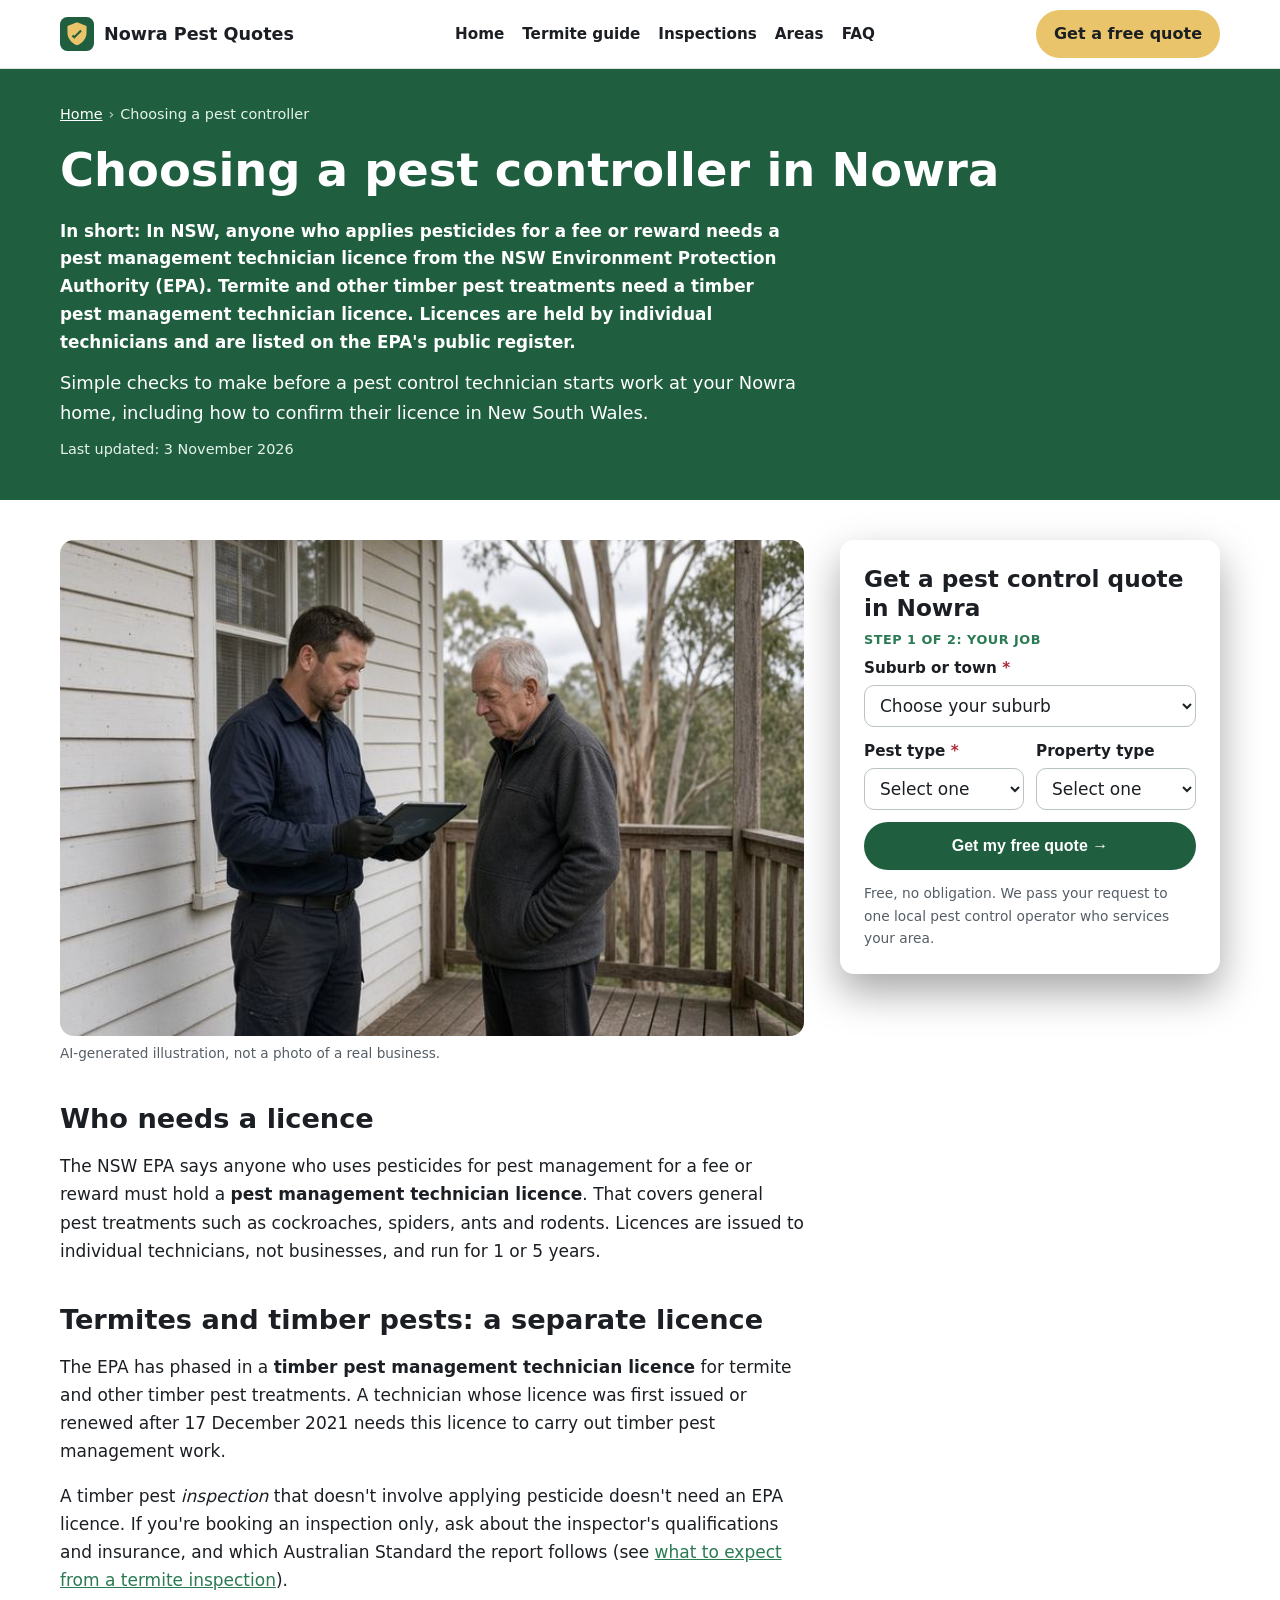
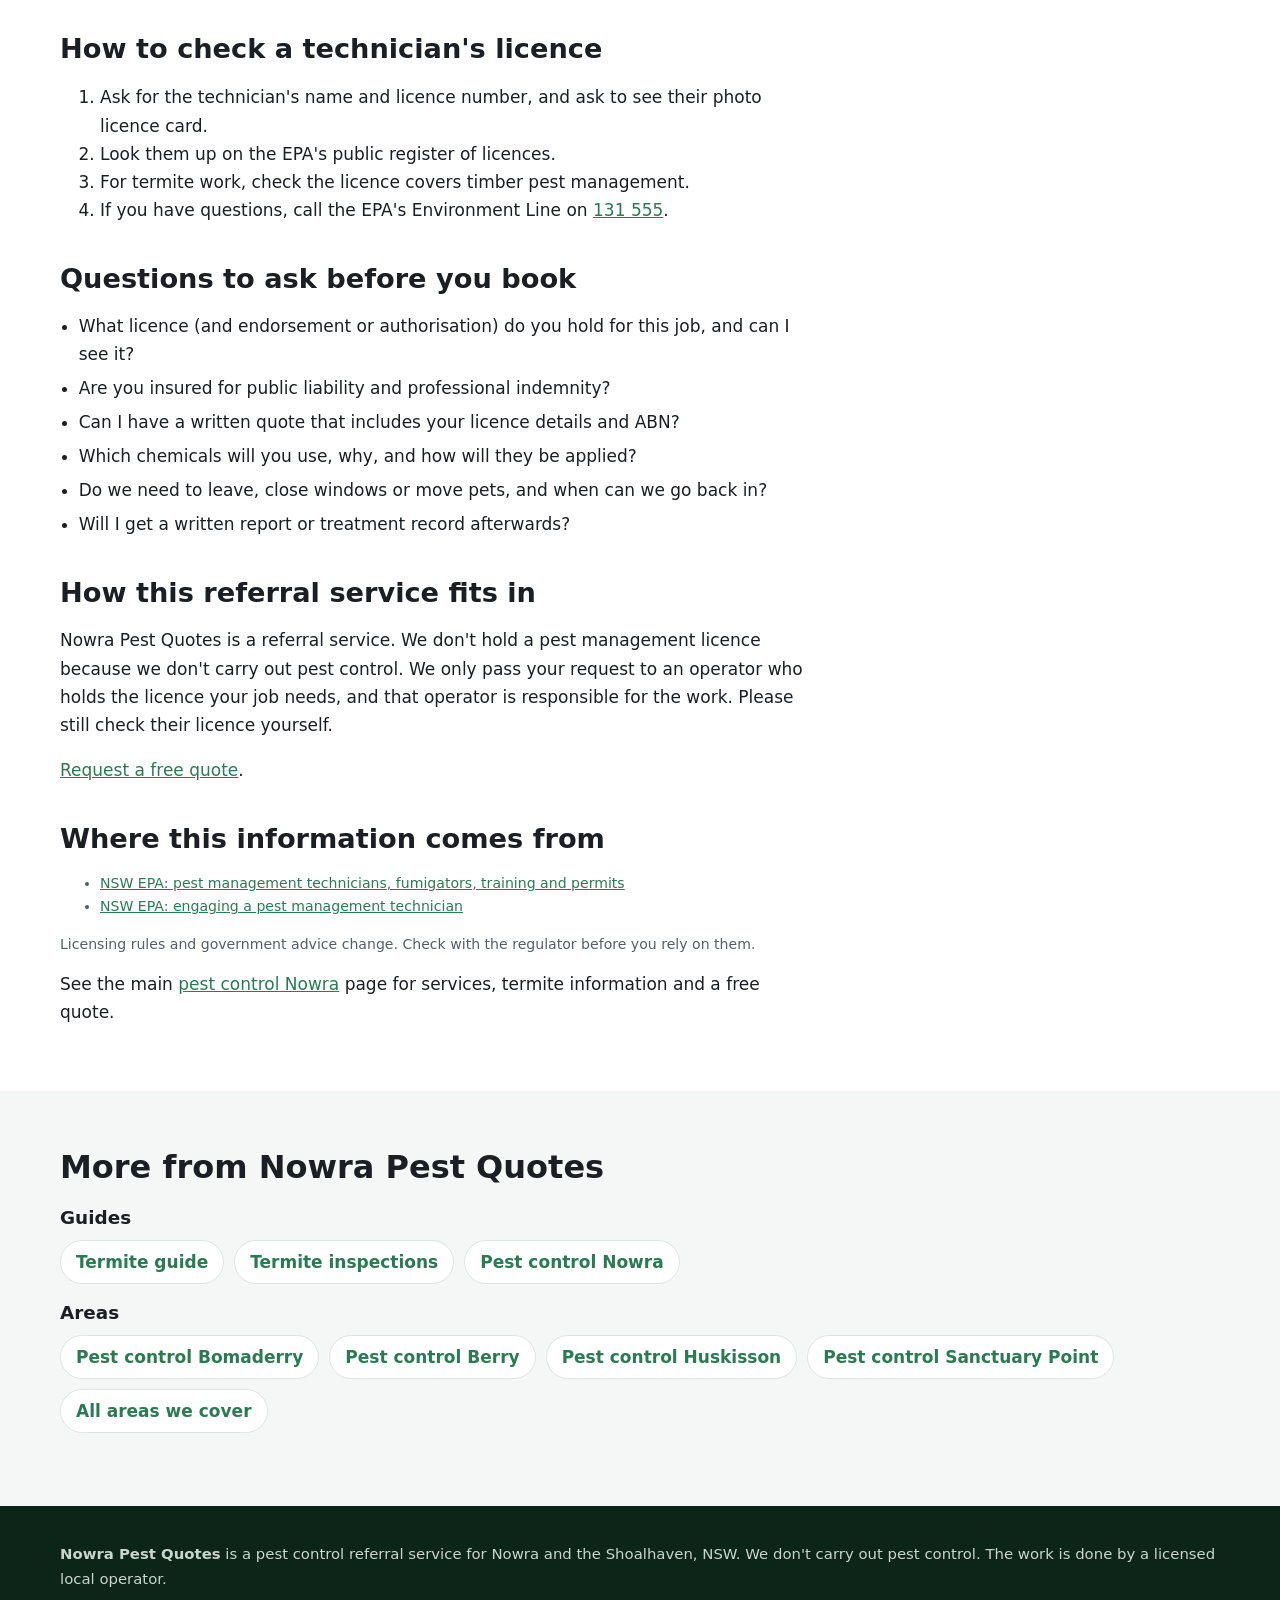
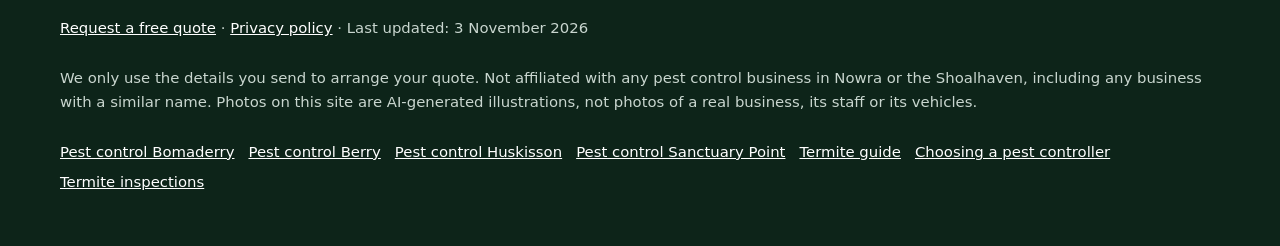
<file: pest-control-licence-nsw/index.html>
<!doctype html>
<html lang="en-AU">
<head>
<meta charset="utf-8">
<!-- Search Console verification meta tag goes here once the property is created -->
<meta name="viewport" content="width=device-width, initial-scale=1">
<title>Choosing a Pest Controller in Nowra | Questions to Ask Before You Book</title>
<meta name="description" content="How to choose a pest control operator in Nowra: questions to ask, what a written quote should cover, and how to check their licence before you book.">
<link rel="canonical" href="https://nowrapestcontrol.com/pest-control-licence-nsw/">
<link rel="icon" href="/favicon.svg" type="image/svg+xml">
<meta name="theme-color" content="#1f5f3f">
<meta property="og:type" content="article">
<meta property="og:locale" content="en_AU">
<meta property="og:site_name" content="Nowra Pest Quotes">
<meta property="og:title" content="Choosing a Pest Controller in Nowra | Questions to Ask Before You Book">
<meta property="og:description" content="How to choose a pest control operator in Nowra: questions to ask, what a written quote should cover, and how to check their licence before you book.">
<meta property="og:url" content="https://nowrapestcontrol.com/pest-control-licence-nsw/">
<meta property="og:image" content="https://nowrapestcontrol.com/img/hero.jpg">
<meta name="twitter:card" content="summary_large_image">
<script>document.documentElement.classList.add('js')</script>
<link rel="stylesheet" href="/styles.css">

<!-- Google tag (gtag.js) -->
<script async src="https://www.googletagmanager.com/gtag/js?id=G-092790FS8Q"></script>
<script>
  window.dataLayer = window.dataLayer || [];
  function gtag(){dataLayer.push(arguments);}
  gtag('js', new Date());
  gtag('config', 'G-092790FS8Q');
</script>

<script type="application/ld+json">
{
 "@context": "https://schema.org",
 "@type": "WebPage",
 "@id": "https://nowrapestcontrol.com/pest-control-licence-nsw/#webpage",
 "url": "https://nowrapestcontrol.com/pest-control-licence-nsw/",
 "name": "Choosing a Pest Controller in Nowra | Questions to Ask Before You Book",
 "description": "How to choose a pest control operator in Nowra: questions to ask, what a written quote should cover, and how to check their licence before you book.",
 "inLanguage": "en-AU",
 "dateModified": "2026-11-03",
 "isPartOf": {
  "@id": "https://nowrapestcontrol.com/#website"
 }
}
</script>
<script type="application/ld+json">
{
 "@context": "https://schema.org",
 "@type": "BreadcrumbList",
 "itemListElement": [
  {
   "@type": "ListItem",
   "position": 1,
   "name": "Home",
   "item": "https://nowrapestcontrol.com/"
  },
  {
   "@type": "ListItem",
   "position": 2,
   "name": "Choosing a pest controller",
   "item": "https://nowrapestcontrol.com/pest-control-licence-nsw/"
  }
 ]
}
</script>
<script type="application/ld+json">
{
 "@context": "https://schema.org",
 "@type": "Service",
 "@id": "https://nowrapestcontrol.com/pest-control-licence-nsw/#service",
 "name": "Pest control quotes from licensed operators in Nowra",
 "serviceType": "Pest control",
 "description": "How to choose a pest control operator in Nowra: questions to ask, what a written quote should cover, and how to check their licence before you book.",
 "url": "https://nowrapestcontrol.com/pest-control-licence-nsw/",
 "provider": {
  "@id": "https://nowrapestcontrol.com/#business"
 },
 "areaServed": [
  {
   "@type": "Place",
   "name": "Nowra, NSW"
  }
 ]
}
</script>
</head>
<body>
<a class="skip-link" href="#main">Skip to content</a>

<header class="site-header">
  <div class="wrap">
    <a class="brand" href="/" aria-label="Nowra Pest Quotes home">
      <svg viewBox="0 0 64 64" aria-hidden="true"><rect width="64" height="64" rx="14" fill="#1f5f3f"/><path d="M32 10 14 17v12c0 11 7.6 20.5 18 24 10.4-3.5 18-13 18-24V17z" fill="#e9c46a"/><path d="M27 41l-5-5 2.8-2.8L27 35.4l11.2-11.2L41 27z" fill="#1f5f3f"/></svg>
      Nowra Pest Quotes
    </a>
    <nav class="nav" aria-label="Main">
      <a href="/">Home</a>
      <a href="/termites-nowra/">Termite guide</a>
      <a href="/termite-inspection/">Inspections</a>
      <a href="/#areas">Areas</a>
      <a href="/#faq">FAQ</a>
    </nav>
    <a class="btn btn-call header-call" href="#quote">Get a free quote</a>
  </div>
</header>

<main id="main">
<section class="page-hero" aria-labelledby="h1">
  <div class="wrap">
    <nav class="crumbs" aria-label="Breadcrumb"><ol><li><a href="https://nowrapestcontrol.com/">Home</a></li><li aria-current="page">Choosing a pest controller</li></ol></nav>
    <h1 id="h1">Choosing a pest controller in Nowra</h1>
    <p class="summary">In short: In NSW, anyone who applies pesticides for a fee or reward needs a pest management technician licence from the NSW Environment Protection Authority (EPA). Termite and other timber pest treatments need a timber pest management technician licence. Licences are held by individual technicians and are listed on the EPA&#x27;s public register.</p>
    <p class="lead">Simple checks to make before a pest control technician starts work at your Nowra home, including how to confirm their licence in New South Wales.</p>
    <p class="updated">Last updated: 3 November 2026</p>
  </div>
</section>
<div class="wrap page-grid">
  <article class="page-body">
<figure><img src="/img/step3.jpg" width="900" height="600" style="aspect-ratio:3/2;object-fit:cover" alt="Technician with a tablet talking to an older homeowner on a verandah" decoding="async"><figcaption>AI-generated illustration, not a photo of a real business.</figcaption></figure>
<h2>Who needs a licence</h2>
<p>The NSW EPA says anyone who uses pesticides for pest management for a fee or reward must hold a <strong>pest management technician licence</strong>. That covers general pest treatments such as cockroaches, spiders, ants and rodents. Licences are issued to individual technicians, not businesses, and run for 1 or 5 years.</p>
<h2>Termites and timber pests: a separate licence</h2>
<p>The EPA has phased in a <strong>timber pest management technician licence</strong> for termite and other timber pest treatments. A technician whose licence was first issued or renewed after 17 December 2021 needs this licence to carry out timber pest management work.</p><p>A timber pest <em>inspection</em> that doesn't involve applying pesticide doesn't need an EPA licence. If you're booking an inspection only, ask about the inspector's qualifications and insurance, and which Australian Standard the report follows (see <a href="/termite-inspection/">what to expect from a termite inspection</a>).</p>
<h2>How to check a technician's licence</h2>
<ol><li>Ask for the technician's name and licence number, and ask to see their photo licence card.</li><li>Look them up on the EPA's public register of licences.</li><li>For termite work, check the licence covers timber pest management.</li><li>If you have questions, call the EPA's Environment Line on <a href="tel:131555">131 555</a>.</li></ol>
<h2>Questions to ask before you book</h2>
<ul class="clean"><li>What licence (and endorsement or authorisation) do you hold for this job, and can I see it?</li><li>Are you insured for public liability and professional indemnity?</li><li>Can I have a written quote that includes your licence details and ABN?</li><li>Which chemicals will you use, why, and how will they be applied?</li><li>Do we need to leave, close windows or move pets, and when can we go back in?</li><li>Will I get a written report or treatment record afterwards?</li></ul>
<h2>How this referral service fits in</h2>
<p>Nowra Pest Quotes is a referral service. We don't hold a pest management licence because we don't carry out pest control. We only pass your request to an operator who holds the licence your job needs, and that operator is responsible for the work. Please still check their licence yourself.</p><p><a href="#quote">Request a free quote</a>.</p>
<h2>Where this information comes from</h2>
<ul class="sources"><li><a href="https://www.epa.nsw.gov.au/Your-environment/Pesticides/Licences-and-advice-for-occupational-pesticide-users/pest-management-technicians-fumigators-training-permits" rel="noopener">NSW EPA: pest management technicians, fumigators, training and permits</a></li><li><a href="https://www.epa.nsw.gov.au/Your-environment/Pesticides/pesticide-use-nsw/engaging-a-pest-management-technician" rel="noopener">NSW EPA: engaging a pest management technician</a></li></ul>
<p class="sources">Licensing rules and government advice change. Check with the regulator before you rely on them.</p>

<p class="home-link">See the main <a href="/">pest control Nowra</a> page for services, termite information and a free quote.</p>
  </article>
  <aside class="page-aside">
    <div class="hero-form-card" id="quote">
      <h2 id="quote-h">Get a pest control quote in Nowra</h2>
      <form class="quote-form two-step" id="quote-form" action="https://formsubmit.co/quotes@nowrapestcontrol.com" method="post" novalidate>
        <input type="hidden" name="_subject" value="New quote request – nowrapestcontrol.com">
        <input type="hidden" name="_captcha" value="true">
        <input type="hidden" name="_template" value="table">
        <input type="hidden" name="_next" value="https://nowrapestcontrol.com/thanks.html?lead=1">
        <input type="hidden" name="_autoresponse" value="Thanks for your pest control request. We&#x27;ve received it and are passing it to a local pest control operator, who&#x27;ll be in touch shortly with availability and a price.">
        <input type="text" name="_honey" style="display:none" tabindex="-1" autocomplete="off" aria-hidden="true">
        <input type="hidden" name="source" value="nowrapestcontrol.com">
        <input type="hidden" name="page" value="/pest-control-licence-nsw/">
        <fieldset class="step step-1">
          <legend class="step-label">Step 1 of 2: your job</legend>
          <div class="full"><label for="suburb">Suburb or town <span class="req" aria-hidden="true">*</span></label>
            <select id="suburb" name="suburb" required><option value="">Choose your suburb</option><option>Nowra</option><option>North Nowra</option><option>South Nowra</option><option>West Nowra</option><option>Bomaderry</option><option>Worrigee</option><option>Cambewarra</option><option>Terara</option><option>Berry</option><option>Shoalhaven Heads</option><option>Greenwell Point</option><option>Culburra Beach</option><option>Callala Bay</option><option>Huskisson</option><option>Vincentia</option><option>St Georges Basin</option><option>Sanctuary Point</option><option>Basin View</option><option>Erowal Bay</option><option>Sussex Inlet</option><option>Ulladulla</option><option value="Other">Other (tell us below)</option></select></div>
          <div class="full other-wrap"><label for="suburb_other">Other suburb or town</label><input id="suburb_other" name="suburb_other" type="text" autocomplete="address-level2"></div>
          <div><label for="pest">Pest type <span class="req" aria-hidden="true">*</span></label>
            <select id="pest" name="pest_type" required><option value="">Select one</option><option>Termites: inspection</option><option>Termites: treatment or barrier</option><option>Pre-purchase timber pest inspection</option><option>General pest treatment</option><option>Cockroaches</option><option>Spiders</option><option>Rats or mice</option><option>Ants</option><option>Possum in the roof (licensed handler only)</option><option>Other or not sure</option></select></div>
          <div><label for="property">Property type</label>
            <select id="property" name="property_type"><option value="Not stated">Select one</option><option>House</option><option>Unit or townhouse</option><option>Rental (tenant or landlord)</option><option>Home I'm buying</option><option>Business or commercial</option><option>Farm or rural property</option></select></div>
          <div class="full js-only"><button class="btn btn-primary btn-block" type="button" id="to-step-2">Get my free quote →</button></div>
          <p class="microcopy full">Free, no obligation. We pass your request to one local pest control operator who services your area.</p>
          <p class="form-error full" id="step1-error" role="alert" hidden>Please choose your suburb and pest type.</p>
        </fieldset>
        <fieldset class="step step-2" id="step-2">
          <legend class="step-label">Step 2 of 2: your details</legend>
          <div><label for="name">Name <span class="req" aria-hidden="true">*</span></label><input id="name" name="name" type="text" autocomplete="name" required></div>
          <div><label for="phone">Phone <span class="req" aria-hidden="true">*</span></label><input id="phone" name="phone" type="tel" autocomplete="tel" inputmode="tel" required></div>
          <div><label for="email">Email</label><input id="email" name="email" type="email" autocomplete="email"></div>
          <div><label for="date">Preferred date</label><input id="date" name="preferred_date" type="date"></div>
          <div class="full"><label for="message">Anything else?</label><textarea id="message" name="message" rows="2" placeholder="e.g. raised timber floor, mud tubes on a pier, last treated years ago"></textarea></div>
          <p class="consent full">By sending this form you agree we can share your details with one local pest control operator so they can quote for your job. See our <a href="/privacy.html">privacy policy</a>.</p>
          <div class="full step2-actions"><button class="btn btn-primary" type="submit">Send my quote request</button><button class="btn-link js-only" type="button" id="back-1">← Back</button></div>
        </fieldset>
      </form>
    </div>
  </aside>
</div>
<section class="alt" aria-labelledby="more-h">
  <div class="wrap">
    <h2 id="more-h">More from Nowra Pest Quotes</h2>
    <h3>Guides</h3>
    <ul class="link-list"><li><a href="/termites-nowra/">Termite guide</a></li><li><a href="/termite-inspection/">Termite inspections</a></li><li><a href="/">Pest control Nowra</a></li></ul>
    <h3>Areas</h3>
    <ul class="link-list"><li><a href="/pest-control-bomaderry/">Pest control Bomaderry</a></li><li><a href="/pest-control-berry/">Pest control Berry</a></li><li><a href="/pest-control-huskisson/">Pest control Huskisson</a></li><li><a href="/pest-control-sanctuary-point/">Pest control Sanctuary Point</a></li><li><a href="/#areas">All areas we cover</a></li></ul>
  </div>
</section>
</main>

<footer class="site-footer">
  <div class="wrap">
    <p><strong>Nowra Pest Quotes</strong> is a pest control referral service for Nowra and the Shoalhaven, NSW. We don't carry out pest control. The work is done by a licensed local operator.</p>
    <p><a href="#quote">Request a free quote</a> · <a href="/privacy.html">Privacy policy</a> · Last updated: 3 November 2026</p>
    <p>We only use the details you send to arrange your quote. Not affiliated with any pest control business in Nowra or the Shoalhaven, including any business with a similar name. Photos on this site are AI-generated illustrations, not photos of a real business, its staff or its vehicles.</p>
    <p class="footer-links"><a href="/pest-control-bomaderry/">Pest control Bomaderry</a> <a href="/pest-control-berry/">Pest control Berry</a> <a href="/pest-control-huskisson/">Pest control Huskisson</a> <a href="/pest-control-sanctuary-point/">Pest control Sanctuary Point</a> <a href="/termites-nowra/">Termite guide</a> <a href="/pest-control-licence-nsw/">Choosing a pest controller</a> <a href="/termite-inspection/">Termite inspections</a></p>
  </div>
</footer>

<div class="mobile-call" aria-label="Quick contact">
  <a class="btn btn-call" href="#quote">Get a free quote</a>
</div>
<script src="/form.js" defer></script>
</body>
</html>
</file>
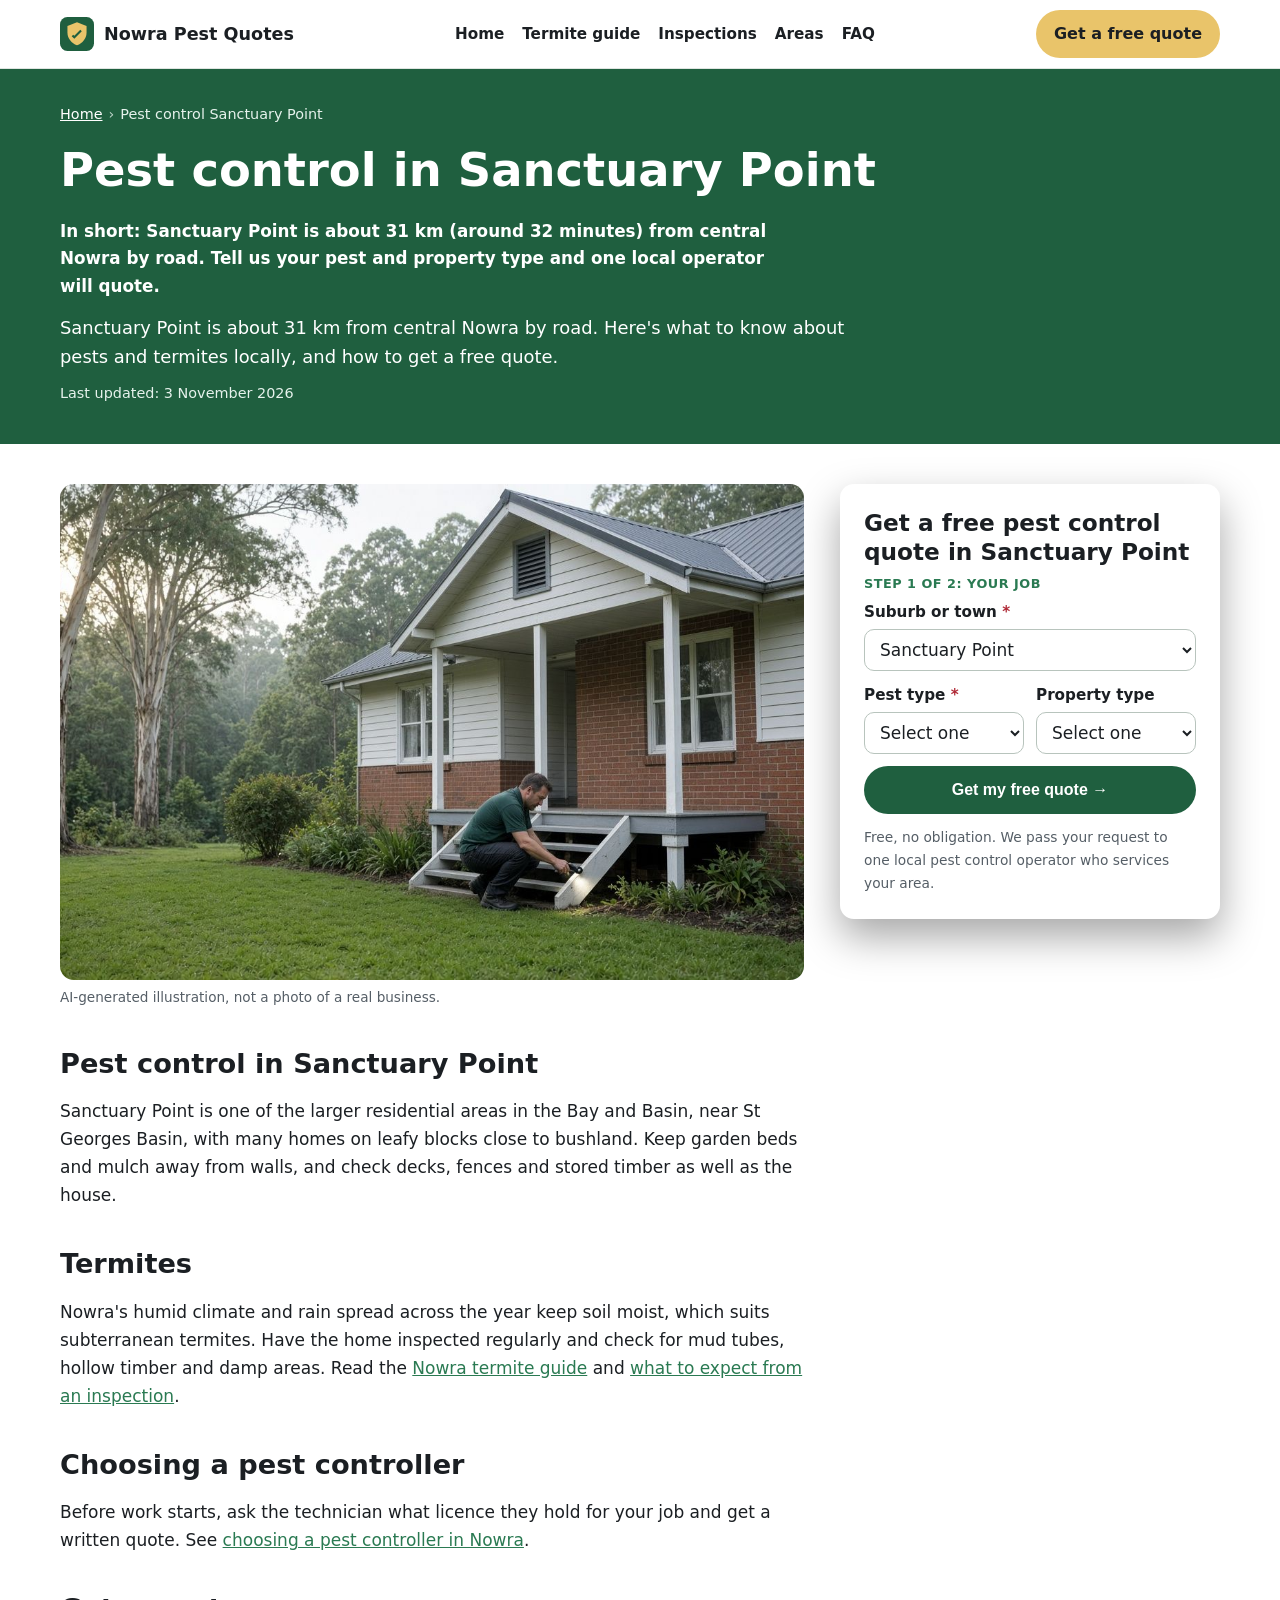
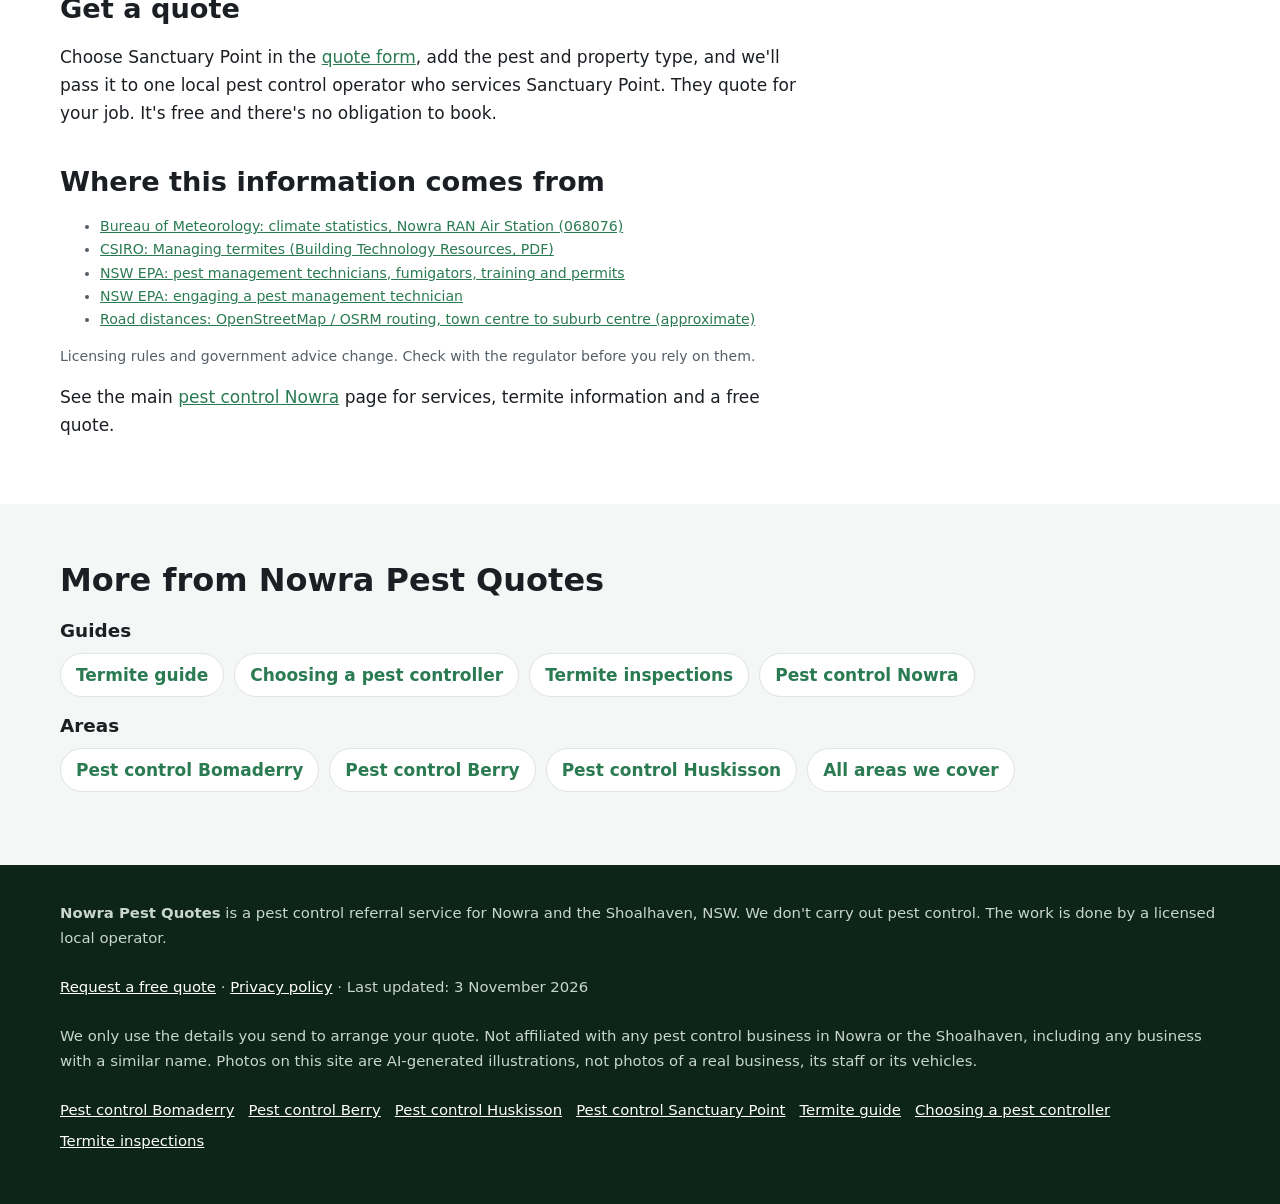
<file: pest-control-sanctuary-point/index.html>
<!doctype html>
<html lang="en-AU">
<head>
<meta charset="utf-8">
<!-- Search Console verification meta tag goes here once the property is created -->
<meta name="viewport" content="width=device-width, initial-scale=1">
<title>Pest Control Sanctuary Point | Free Pest and Termite Quotes, Sanctuary Point NSW</title>
<meta name="description" content="Pest control and termite inspection quotes in Sanctuary Point, about 31 km from central Nowra. A free referral service: one local operator quotes for your job.">
<link rel="canonical" href="https://nowrapestcontrol.com/pest-control-sanctuary-point/">
<link rel="icon" href="/favicon.svg" type="image/svg+xml">
<meta name="theme-color" content="#1f5f3f">
<meta property="og:type" content="article">
<meta property="og:locale" content="en_AU">
<meta property="og:site_name" content="Nowra Pest Quotes">
<meta property="og:title" content="Pest Control Sanctuary Point | Free Pest and Termite Quotes, Sanctuary Point NSW">
<meta property="og:description" content="Pest control and termite inspection quotes in Sanctuary Point, about 31 km from central Nowra. A free referral service: one local operator quotes for your job.">
<meta property="og:url" content="https://nowrapestcontrol.com/pest-control-sanctuary-point/">
<meta property="og:image" content="https://nowrapestcontrol.com/img/hero.jpg">
<meta name="twitter:card" content="summary_large_image">
<script>document.documentElement.classList.add('js')</script>
<link rel="stylesheet" href="/styles.css">

<!-- Google tag (gtag.js) -->
<script async src="https://www.googletagmanager.com/gtag/js?id=G-092790FS8Q"></script>
<script>
  window.dataLayer = window.dataLayer || [];
  function gtag(){dataLayer.push(arguments);}
  gtag('js', new Date());
  gtag('config', 'G-092790FS8Q');
</script>

<script type="application/ld+json">
{
 "@context": "https://schema.org",
 "@type": "WebPage",
 "@id": "https://nowrapestcontrol.com/pest-control-sanctuary-point/#webpage",
 "url": "https://nowrapestcontrol.com/pest-control-sanctuary-point/",
 "name": "Pest Control Sanctuary Point | Free Pest and Termite Quotes, Sanctuary Point NSW",
 "description": "Pest control and termite inspection quotes in Sanctuary Point, about 31 km from central Nowra. A free referral service: one local operator quotes for your job.",
 "inLanguage": "en-AU",
 "dateModified": "2026-11-03",
 "isPartOf": {
  "@id": "https://nowrapestcontrol.com/#website"
 }
}
</script>
<script type="application/ld+json">
{
 "@context": "https://schema.org",
 "@type": "BreadcrumbList",
 "itemListElement": [
  {
   "@type": "ListItem",
   "position": 1,
   "name": "Home",
   "item": "https://nowrapestcontrol.com/"
  },
  {
   "@type": "ListItem",
   "position": 2,
   "name": "Pest control Sanctuary Point",
   "item": "https://nowrapestcontrol.com/pest-control-sanctuary-point/"
  }
 ]
}
</script>
<script type="application/ld+json">
{
 "@context": "https://schema.org",
 "@type": "Service",
 "@id": "https://nowrapestcontrol.com/pest-control-sanctuary-point/#service",
 "name": "Pest control quotes in Sanctuary Point",
 "serviceType": "Pest control",
 "description": "Pest control and termite inspection quotes in Sanctuary Point, about 31 km from central Nowra. A free referral service: one local operator quotes for your job.",
 "url": "https://nowrapestcontrol.com/pest-control-sanctuary-point/",
 "provider": {
  "@id": "https://nowrapestcontrol.com/#business"
 },
 "areaServed": [
  {
   "@type": "Place",
   "name": "Sanctuary Point, NSW"
  }
 ]
}
</script>
</head>
<body>
<a class="skip-link" href="#main">Skip to content</a>

<header class="site-header">
  <div class="wrap">
    <a class="brand" href="/" aria-label="Nowra Pest Quotes home">
      <svg viewBox="0 0 64 64" aria-hidden="true"><rect width="64" height="64" rx="14" fill="#1f5f3f"/><path d="M32 10 14 17v12c0 11 7.6 20.5 18 24 10.4-3.5 18-13 18-24V17z" fill="#e9c46a"/><path d="M27 41l-5-5 2.8-2.8L27 35.4l11.2-11.2L41 27z" fill="#1f5f3f"/></svg>
      Nowra Pest Quotes
    </a>
    <nav class="nav" aria-label="Main">
      <a href="/">Home</a>
      <a href="/termites-nowra/">Termite guide</a>
      <a href="/termite-inspection/">Inspections</a>
      <a href="/#areas">Areas</a>
      <a href="/#faq">FAQ</a>
    </nav>
    <a class="btn btn-call header-call" href="#quote">Get a free quote</a>
  </div>
</header>

<main id="main">
<section class="page-hero" aria-labelledby="h1">
  <div class="wrap">
    <nav class="crumbs" aria-label="Breadcrumb"><ol><li><a href="https://nowrapestcontrol.com/">Home</a></li><li aria-current="page">Pest control Sanctuary Point</li></ol></nav>
    <h1 id="h1">Pest control in Sanctuary Point</h1>
    <p class="summary">In short: Sanctuary Point is about 31 km (around 32 minutes) from central Nowra by road. Tell us your pest and property type and one local operator will quote.</p>
    <p class="lead">Sanctuary Point is about 31 km from central Nowra by road. Here's what to know about pests and termites locally, and how to get a free quote.</p>
    <p class="updated">Last updated: 3 November 2026</p>
  </div>
</section>
<div class="wrap page-grid">
  <article class="page-body">
<figure><img src="/img/hero.jpg" width="900" height="600" style="aspect-ratio:3/2;object-fit:cover" alt="Illustration of a technician checking the steps of a weatherboard home" decoding="async"><figcaption>AI-generated illustration, not a photo of a real business.</figcaption></figure>
<h2>Pest control in Sanctuary Point</h2>
<p>Sanctuary Point is one of the larger residential areas in the Bay and Basin, near St Georges Basin, with many homes on leafy blocks close to bushland. Keep garden beds and mulch away from walls, and check decks, fences and stored timber as well as the house.</p>
<h2>Termites</h2>
<p>Nowra's humid climate and rain spread across the year keep soil moist, which suits subterranean termites. Have the home inspected regularly and check for mud tubes, hollow timber and damp areas. Read the <a href="/termites-nowra/">Nowra termite guide</a> and <a href="/termite-inspection/">what to expect from an inspection</a>.</p>
<h2>Choosing a pest controller</h2>
<p>Before work starts, ask the technician what licence they hold for your job and get a written quote. See <a href="/pest-control-licence-nsw/">choosing a pest controller in Nowra</a>.</p>
<h2>Get a quote</h2>
<p>Choose Sanctuary Point in the <a href="#quote">quote form</a>, add the pest and property type, and we'll pass it to one local pest control operator who services Sanctuary Point. They quote for your job. It's free and there's no obligation to book.</p>
<h2>Where this information comes from</h2>
<ul class="sources"><li><a href="http://www.bom.gov.au/climate/averages/tables/cw_068076.shtml" rel="noopener">Bureau of Meteorology: climate statistics, Nowra RAN Air Station (068076)</a></li><li><a href="https://research.csiro.au/infratech/wp-content/uploads/sites/38/2024/12/3013%5FManagingTermites%5FWCAG.pdf" rel="noopener">CSIRO: Managing termites (Building Technology Resources, PDF)</a></li><li><a href="https://www.epa.nsw.gov.au/Your-environment/Pesticides/Licences-and-advice-for-occupational-pesticide-users/pest-management-technicians-fumigators-training-permits" rel="noopener">NSW EPA: pest management technicians, fumigators, training and permits</a></li><li><a href="https://www.epa.nsw.gov.au/Your-environment/Pesticides/pesticide-use-nsw/engaging-a-pest-management-technician" rel="noopener">NSW EPA: engaging a pest management technician</a></li><li><a href="https://www.openstreetmap.org/" rel="noopener">Road distances: OpenStreetMap / OSRM routing, town centre to suburb centre (approximate)</a></li></ul>
<p class="sources">Licensing rules and government advice change. Check with the regulator before you rely on them.</p>

<p class="home-link">See the main <a href="/">pest control Nowra</a> page for services, termite information and a free quote.</p>
  </article>
  <aside class="page-aside">
    <div class="hero-form-card" id="quote">
      <h2 id="quote-h">Get a free pest control quote in Sanctuary Point</h2>
      <form class="quote-form two-step" id="quote-form" action="https://formsubmit.co/quotes@nowrapestcontrol.com" method="post" novalidate>
        <input type="hidden" name="_subject" value="New quote request – nowrapestcontrol.com">
        <input type="hidden" name="_captcha" value="true">
        <input type="hidden" name="_template" value="table">
        <input type="hidden" name="_next" value="https://nowrapestcontrol.com/thanks.html?lead=1">
        <input type="hidden" name="_autoresponse" value="Thanks for your pest control request. We&#x27;ve received it and are passing it to a local pest control operator, who&#x27;ll be in touch shortly with availability and a price.">
        <input type="text" name="_honey" style="display:none" tabindex="-1" autocomplete="off" aria-hidden="true">
        <input type="hidden" name="source" value="nowrapestcontrol.com">
        <input type="hidden" name="page" value="/pest-control-sanctuary-point/">
        <fieldset class="step step-1">
          <legend class="step-label">Step 1 of 2: your job</legend>
          <div class="full"><label for="suburb">Suburb or town <span class="req" aria-hidden="true">*</span></label>
            <select id="suburb" name="suburb" required><option value="">Choose your suburb</option><option>Nowra</option><option>North Nowra</option><option>South Nowra</option><option>West Nowra</option><option>Bomaderry</option><option>Worrigee</option><option>Cambewarra</option><option>Terara</option><option>Berry</option><option>Shoalhaven Heads</option><option>Greenwell Point</option><option>Culburra Beach</option><option>Callala Bay</option><option>Huskisson</option><option>Vincentia</option><option>St Georges Basin</option><option selected>Sanctuary Point</option><option>Basin View</option><option>Erowal Bay</option><option>Sussex Inlet</option><option>Ulladulla</option><option value="Other">Other (tell us below)</option></select></div>
          <div class="full other-wrap"><label for="suburb_other">Other suburb or town</label><input id="suburb_other" name="suburb_other" type="text" autocomplete="address-level2"></div>
          <div><label for="pest">Pest type <span class="req" aria-hidden="true">*</span></label>
            <select id="pest" name="pest_type" required><option value="">Select one</option><option>Termites: inspection</option><option>Termites: treatment or barrier</option><option>Pre-purchase timber pest inspection</option><option>General pest treatment</option><option>Cockroaches</option><option>Spiders</option><option>Rats or mice</option><option>Ants</option><option>Possum in the roof (licensed handler only)</option><option>Other or not sure</option></select></div>
          <div><label for="property">Property type</label>
            <select id="property" name="property_type"><option value="Not stated">Select one</option><option>House</option><option>Unit or townhouse</option><option>Rental (tenant or landlord)</option><option>Home I'm buying</option><option>Business or commercial</option><option>Farm or rural property</option></select></div>
          <div class="full js-only"><button class="btn btn-primary btn-block" type="button" id="to-step-2">Get my free quote →</button></div>
          <p class="microcopy full">Free, no obligation. We pass your request to one local pest control operator who services your area.</p>
          <p class="form-error full" id="step1-error" role="alert" hidden>Please choose your suburb and pest type.</p>
        </fieldset>
        <fieldset class="step step-2" id="step-2">
          <legend class="step-label">Step 2 of 2: your details</legend>
          <div><label for="name">Name <span class="req" aria-hidden="true">*</span></label><input id="name" name="name" type="text" autocomplete="name" required></div>
          <div><label for="phone">Phone <span class="req" aria-hidden="true">*</span></label><input id="phone" name="phone" type="tel" autocomplete="tel" inputmode="tel" required></div>
          <div><label for="email">Email</label><input id="email" name="email" type="email" autocomplete="email"></div>
          <div><label for="date">Preferred date</label><input id="date" name="preferred_date" type="date"></div>
          <div class="full"><label for="message">Anything else?</label><textarea id="message" name="message" rows="2" placeholder="e.g. raised timber floor, mud tubes on a pier, last treated years ago"></textarea></div>
          <p class="consent full">By sending this form you agree we can share your details with one local pest control operator so they can quote for your job. See our <a href="/privacy.html">privacy policy</a>.</p>
          <div class="full step2-actions"><button class="btn btn-primary" type="submit">Send my quote request</button><button class="btn-link js-only" type="button" id="back-1">← Back</button></div>
        </fieldset>
      </form>
    </div>
  </aside>
</div>
<section class="alt" aria-labelledby="more-h">
  <div class="wrap">
    <h2 id="more-h">More from Nowra Pest Quotes</h2>
    <h3>Guides</h3>
    <ul class="link-list"><li><a href="/termites-nowra/">Termite guide</a></li><li><a href="/pest-control-licence-nsw/">Choosing a pest controller</a></li><li><a href="/termite-inspection/">Termite inspections</a></li><li><a href="/">Pest control Nowra</a></li></ul>
    <h3>Areas</h3>
    <ul class="link-list"><li><a href="/pest-control-bomaderry/">Pest control Bomaderry</a></li><li><a href="/pest-control-berry/">Pest control Berry</a></li><li><a href="/pest-control-huskisson/">Pest control Huskisson</a></li><li><a href="/#areas">All areas we cover</a></li></ul>
  </div>
</section>
</main>

<footer class="site-footer">
  <div class="wrap">
    <p><strong>Nowra Pest Quotes</strong> is a pest control referral service for Nowra and the Shoalhaven, NSW. We don't carry out pest control. The work is done by a licensed local operator.</p>
    <p><a href="#quote">Request a free quote</a> · <a href="/privacy.html">Privacy policy</a> · Last updated: 3 November 2026</p>
    <p>We only use the details you send to arrange your quote. Not affiliated with any pest control business in Nowra or the Shoalhaven, including any business with a similar name. Photos on this site are AI-generated illustrations, not photos of a real business, its staff or its vehicles.</p>
    <p class="footer-links"><a href="/pest-control-bomaderry/">Pest control Bomaderry</a> <a href="/pest-control-berry/">Pest control Berry</a> <a href="/pest-control-huskisson/">Pest control Huskisson</a> <a href="/pest-control-sanctuary-point/">Pest control Sanctuary Point</a> <a href="/termites-nowra/">Termite guide</a> <a href="/pest-control-licence-nsw/">Choosing a pest controller</a> <a href="/termite-inspection/">Termite inspections</a></p>
  </div>
</footer>

<div class="mobile-call" aria-label="Quick contact">
  <a class="btn btn-call" href="#quote">Get a free quote</a>
</div>
<script src="/form.js" defer></script>
</body>
</html>
</file>
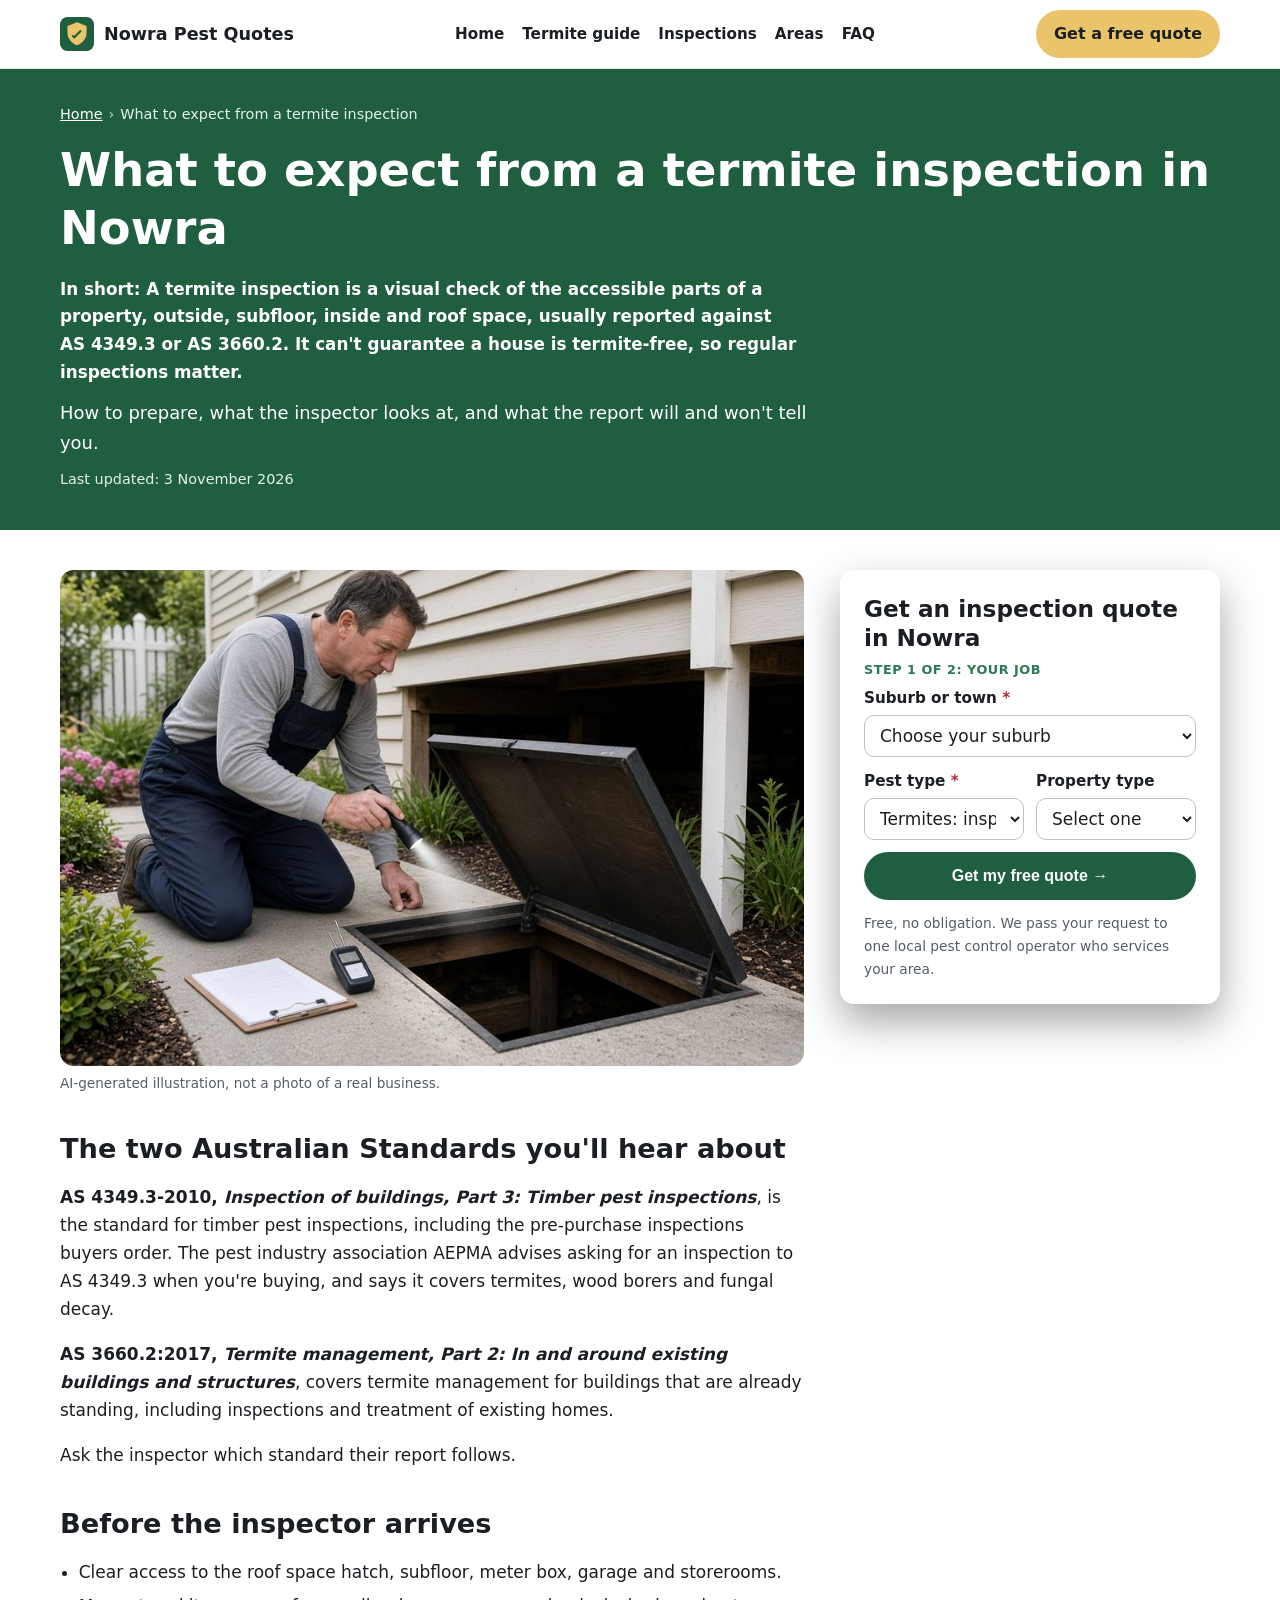
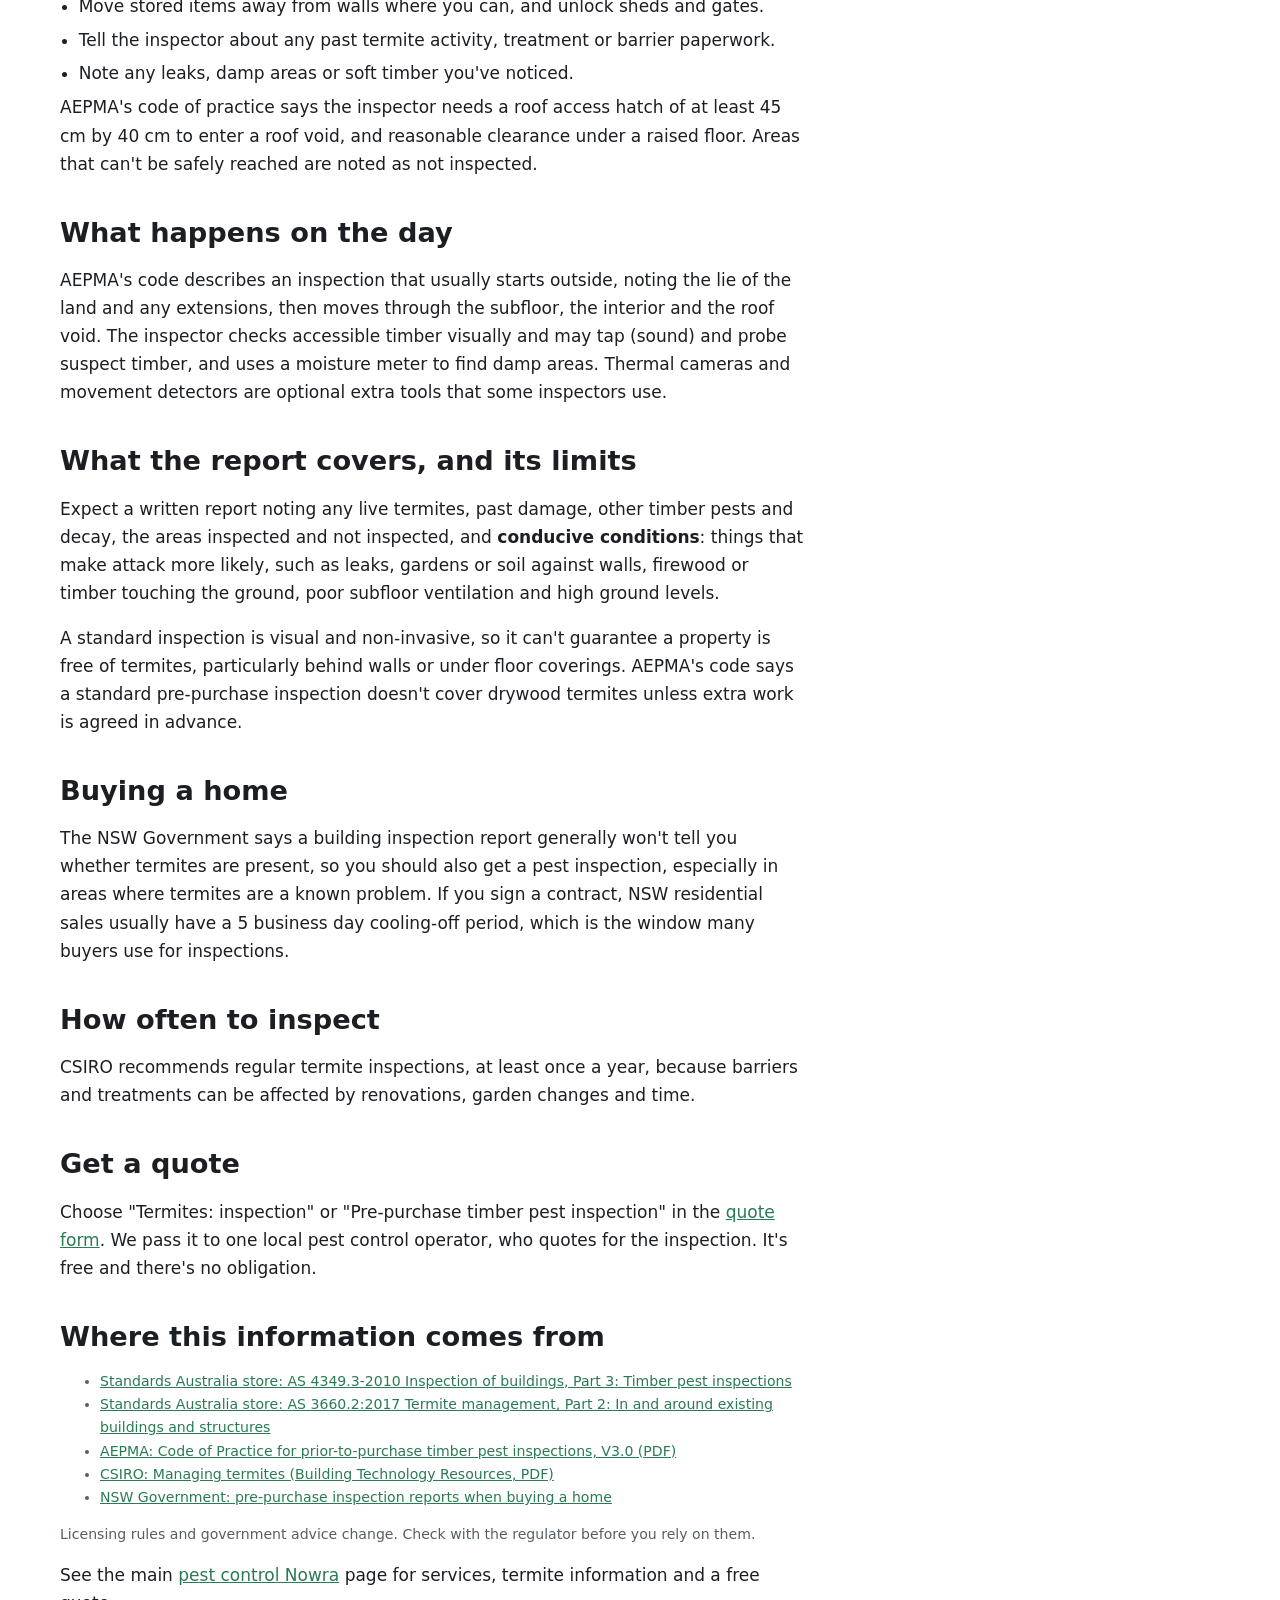
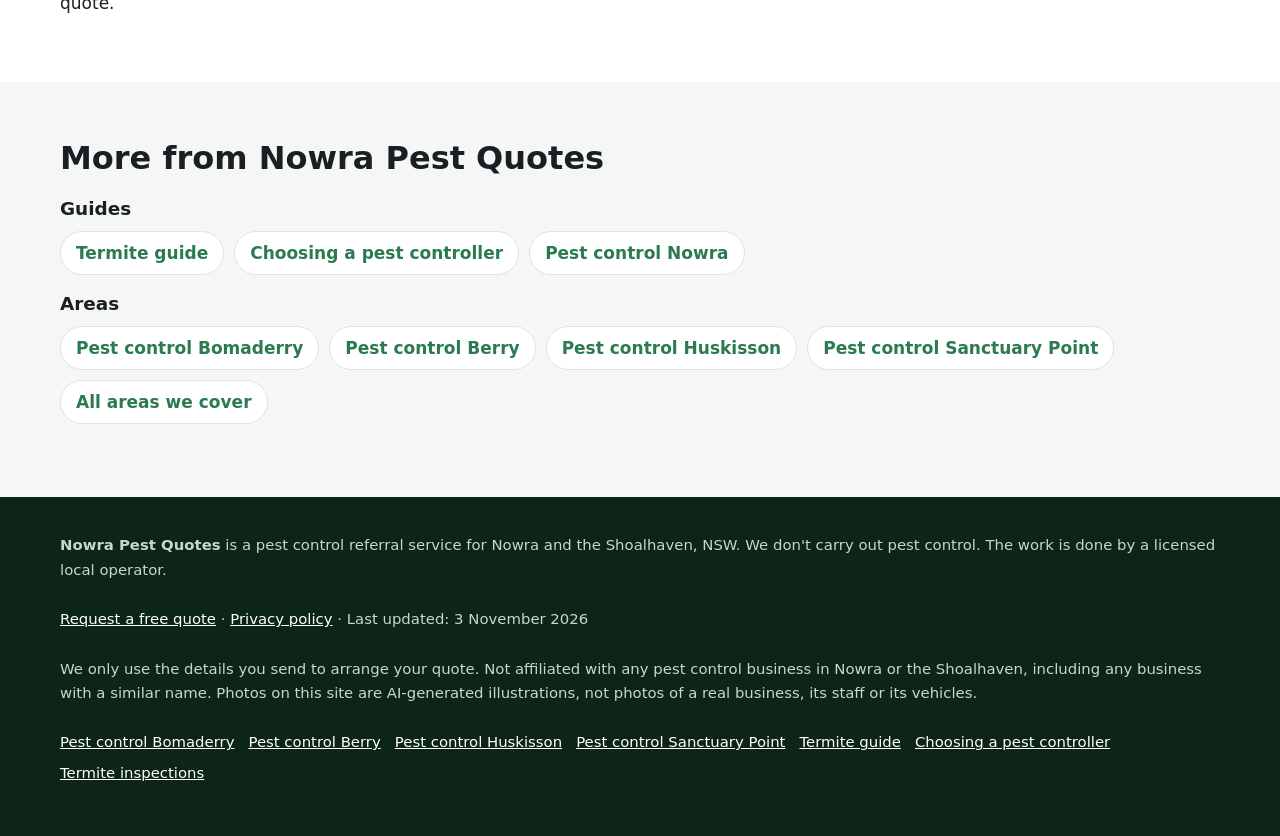
<file: termite-inspection/index.html>
<!doctype html>
<html lang="en-AU">
<head>
<meta charset="utf-8">
<!-- Search Console verification meta tag goes here once the property is created -->
<meta name="viewport" content="width=device-width, initial-scale=1">
<title>Termite Inspection Nowra | What to Expect, AS 4349.3 and AS 3660.2</title>
<meta name="description" content="What happens in a termite or pre-purchase timber pest inspection in Nowra: the Australian Standards, how to prepare, what the inspector checks and the limits of the report.">
<link rel="canonical" href="https://nowrapestcontrol.com/termite-inspection/">
<link rel="icon" href="/favicon.svg" type="image/svg+xml">
<meta name="theme-color" content="#1f5f3f">
<meta property="og:type" content="article">
<meta property="og:locale" content="en_AU">
<meta property="og:site_name" content="Nowra Pest Quotes">
<meta property="og:title" content="Termite Inspection Nowra | What to Expect, AS 4349.3 and AS 3660.2">
<meta property="og:description" content="What happens in a termite or pre-purchase timber pest inspection in Nowra: the Australian Standards, how to prepare, what the inspector checks and the limits of the report.">
<meta property="og:url" content="https://nowrapestcontrol.com/termite-inspection/">
<meta property="og:image" content="https://nowrapestcontrol.com/img/hero.jpg">
<meta name="twitter:card" content="summary_large_image">
<script>document.documentElement.classList.add('js')</script>
<link rel="stylesheet" href="/styles.css">

<!-- Google tag (gtag.js) -->
<script async src="https://www.googletagmanager.com/gtag/js?id=G-092790FS8Q"></script>
<script>
  window.dataLayer = window.dataLayer || [];
  function gtag(){dataLayer.push(arguments);}
  gtag('js', new Date());
  gtag('config', 'G-092790FS8Q');
</script>

<script type="application/ld+json">
{
 "@context": "https://schema.org",
 "@type": "WebPage",
 "@id": "https://nowrapestcontrol.com/termite-inspection/#webpage",
 "url": "https://nowrapestcontrol.com/termite-inspection/",
 "name": "Termite Inspection Nowra | What to Expect, AS 4349.3 and AS 3660.2",
 "description": "What happens in a termite or pre-purchase timber pest inspection in Nowra: the Australian Standards, how to prepare, what the inspector checks and the limits of the report.",
 "inLanguage": "en-AU",
 "dateModified": "2026-11-03",
 "isPartOf": {
  "@id": "https://nowrapestcontrol.com/#website"
 }
}
</script>
<script type="application/ld+json">
{
 "@context": "https://schema.org",
 "@type": "BreadcrumbList",
 "itemListElement": [
  {
   "@type": "ListItem",
   "position": 1,
   "name": "Home",
   "item": "https://nowrapestcontrol.com/"
  },
  {
   "@type": "ListItem",
   "position": 2,
   "name": "What to expect from a termite inspection",
   "item": "https://nowrapestcontrol.com/termite-inspection/"
  }
 ]
}
</script>
<script type="application/ld+json">
{
 "@context": "https://schema.org",
 "@type": "Service",
 "@id": "https://nowrapestcontrol.com/termite-inspection/#service",
 "name": "Termite and timber pest inspection quotes in Nowra",
 "serviceType": "Pest control",
 "description": "What happens in a termite or pre-purchase timber pest inspection in Nowra: the Australian Standards, how to prepare, what the inspector checks and the limits of the report.",
 "url": "https://nowrapestcontrol.com/termite-inspection/",
 "provider": {
  "@id": "https://nowrapestcontrol.com/#business"
 },
 "areaServed": [
  {
   "@type": "Place",
   "name": "Nowra, NSW"
  }
 ]
}
</script>
</head>
<body>
<a class="skip-link" href="#main">Skip to content</a>

<header class="site-header">
  <div class="wrap">
    <a class="brand" href="/" aria-label="Nowra Pest Quotes home">
      <svg viewBox="0 0 64 64" aria-hidden="true"><rect width="64" height="64" rx="14" fill="#1f5f3f"/><path d="M32 10 14 17v12c0 11 7.6 20.5 18 24 10.4-3.5 18-13 18-24V17z" fill="#e9c46a"/><path d="M27 41l-5-5 2.8-2.8L27 35.4l11.2-11.2L41 27z" fill="#1f5f3f"/></svg>
      Nowra Pest Quotes
    </a>
    <nav class="nav" aria-label="Main">
      <a href="/">Home</a>
      <a href="/termites-nowra/">Termite guide</a>
      <a href="/termite-inspection/">Inspections</a>
      <a href="/#areas">Areas</a>
      <a href="/#faq">FAQ</a>
    </nav>
    <a class="btn btn-call header-call" href="#quote">Get a free quote</a>
  </div>
</header>

<main id="main">
<section class="page-hero" aria-labelledby="h1">
  <div class="wrap">
    <nav class="crumbs" aria-label="Breadcrumb"><ol><li><a href="https://nowrapestcontrol.com/">Home</a></li><li aria-current="page">What to expect from a termite inspection</li></ol></nav>
    <h1 id="h1">What to expect from a termite inspection in Nowra</h1>
    <p class="summary">In short: A termite inspection is a visual check of the accessible parts of a property, outside, subfloor, inside and roof space, usually reported against AS 4349.3 or AS 3660.2. It can&#x27;t guarantee a house is termite-free, so regular inspections matter.</p>
    <p class="lead">How to prepare, what the inspector looks at, and what the report will and won't tell you.</p>
    <p class="updated">Last updated: 3 November 2026</p>
  </div>
</section>
<div class="wrap page-grid">
  <article class="page-body">
<figure><img src="/img/card-inspect.jpg" width="900" height="600" style="aspect-ratio:3/2;object-fit:cover" alt="Inspector opening a subfloor access hatch beside a home" decoding="async"><figcaption>AI-generated illustration, not a photo of a real business.</figcaption></figure>
<h2>The two Australian Standards you'll hear about</h2>
<p><strong>AS 4349.3-2010, <em>Inspection of buildings, Part 3: Timber pest inspections</em></strong>, is the standard for timber pest inspections, including the pre-purchase inspections buyers order. The pest industry association AEPMA advises asking for an inspection to AS 4349.3 when you're buying, and says it covers termites, wood borers and fungal decay.</p><p><strong>AS 3660.2:2017, <em>Termite management, Part 2: In and around existing buildings and structures</em></strong>, covers termite management for buildings that are already standing, including inspections and treatment of existing homes.</p><p>Ask the inspector which standard their report follows.</p>
<h2>Before the inspector arrives</h2>
<ul class="clean"><li>Clear access to the roof space hatch, subfloor, meter box, garage and storerooms.</li><li>Move stored items away from walls where you can, and unlock sheds and gates.</li><li>Tell the inspector about any past termite activity, treatment or barrier paperwork.</li><li>Note any leaks, damp areas or soft timber you've noticed.</li></ul><p>AEPMA's code of practice says the inspector needs a roof access hatch of at least 45 cm by 40 cm to enter a roof void, and reasonable clearance under a raised floor. Areas that can't be safely reached are noted as not inspected.</p>
<h2>What happens on the day</h2>
<p>AEPMA's code describes an inspection that usually starts outside, noting the lie of the land and any extensions, then moves through the subfloor, the interior and the roof void. The inspector checks accessible timber visually and may tap (sound) and probe suspect timber, and uses a moisture meter to find damp areas. Thermal cameras and movement detectors are optional extra tools that some inspectors use.</p>
<h2>What the report covers, and its limits</h2>
<p>Expect a written report noting any live termites, past damage, other timber pests and decay, the areas inspected and not inspected, and <strong>conducive conditions</strong>: things that make attack more likely, such as leaks, gardens or soil against walls, firewood or timber touching the ground, poor subfloor ventilation and high ground levels.</p><p>A standard inspection is visual and non-invasive, so it can't guarantee a property is free of termites, particularly behind walls or under floor coverings. AEPMA's code says a standard pre-purchase inspection doesn't cover drywood termites unless extra work is agreed in advance.</p>
<h2>Buying a home</h2>
<p>The NSW Government says a building inspection report generally won't tell you whether termites are present, so you should also get a pest inspection, especially in areas where termites are a known problem. If you sign a contract, NSW residential sales usually have a 5 business day cooling-off period, which is the window many buyers use for inspections.</p>
<h2>How often to inspect</h2>
<p>CSIRO recommends regular termite inspections, at least once a year, because barriers and treatments can be affected by renovations, garden changes and time.</p>
<h2>Get a quote</h2>
<p>Choose "Termites: inspection" or "Pre-purchase timber pest inspection" in the <a href="#quote">quote form</a>. We pass it to one local pest control operator, who quotes for the inspection. It's free and there's no obligation.</p>
<h2>Where this information comes from</h2>
<ul class="sources"><li><a href="https://store.standards.org.au/product/as-4349-3-2010" rel="noopener">Standards Australia store: AS 4349.3-2010 Inspection of buildings, Part 3: Timber pest inspections</a></li><li><a href="https://store.standards.org.au/product/as-3660-2-2017" rel="noopener">Standards Australia store: AS 3660.2:2017 Termite management, Part 2: In and around existing buildings and structures</a></li><li><a href="https://www.aepma.com.au/Resources/FMFiles/Codes_of_Practice/CoP_Prior_to_Purchase_Timber_Inspections_V3.0.pdf" rel="noopener">AEPMA: Code of Practice for prior-to-purchase timber pest inspections, V3.0 (PDF)</a></li><li><a href="https://research.csiro.au/infratech/wp-content/uploads/sites/38/2024/12/3013%5FManagingTermites%5FWCAG.pdf" rel="noopener">CSIRO: Managing termites (Building Technology Resources, PDF)</a></li><li><a href="https://www.nsw.gov.au/housing-and-construction/buying-and-selling-property/buying-property-nsw/inspecting-a-property/inspection-reports" rel="noopener">NSW Government: pre-purchase inspection reports when buying a home</a></li></ul>
<p class="sources">Licensing rules and government advice change. Check with the regulator before you rely on them.</p>

<p class="home-link">See the main <a href="/">pest control Nowra</a> page for services, termite information and a free quote.</p>
  </article>
  <aside class="page-aside">
    <div class="hero-form-card" id="quote">
      <h2 id="quote-h">Get an inspection quote in Nowra</h2>
      <form class="quote-form two-step" id="quote-form" action="https://formsubmit.co/quotes@nowrapestcontrol.com" method="post" novalidate>
        <input type="hidden" name="_subject" value="New quote request – nowrapestcontrol.com">
        <input type="hidden" name="_captcha" value="true">
        <input type="hidden" name="_template" value="table">
        <input type="hidden" name="_next" value="https://nowrapestcontrol.com/thanks.html?lead=1">
        <input type="hidden" name="_autoresponse" value="Thanks for your pest control request. We&#x27;ve received it and are passing it to a local pest control operator, who&#x27;ll be in touch shortly with availability and a price.">
        <input type="text" name="_honey" style="display:none" tabindex="-1" autocomplete="off" aria-hidden="true">
        <input type="hidden" name="source" value="nowrapestcontrol.com">
        <input type="hidden" name="page" value="/termite-inspection/">
        <fieldset class="step step-1">
          <legend class="step-label">Step 1 of 2: your job</legend>
          <div class="full"><label for="suburb">Suburb or town <span class="req" aria-hidden="true">*</span></label>
            <select id="suburb" name="suburb" required><option value="">Choose your suburb</option><option>Nowra</option><option>North Nowra</option><option>South Nowra</option><option>West Nowra</option><option>Bomaderry</option><option>Worrigee</option><option>Cambewarra</option><option>Terara</option><option>Berry</option><option>Shoalhaven Heads</option><option>Greenwell Point</option><option>Culburra Beach</option><option>Callala Bay</option><option>Huskisson</option><option>Vincentia</option><option>St Georges Basin</option><option>Sanctuary Point</option><option>Basin View</option><option>Erowal Bay</option><option>Sussex Inlet</option><option>Ulladulla</option><option value="Other">Other (tell us below)</option></select></div>
          <div class="full other-wrap"><label for="suburb_other">Other suburb or town</label><input id="suburb_other" name="suburb_other" type="text" autocomplete="address-level2"></div>
          <div><label for="pest">Pest type <span class="req" aria-hidden="true">*</span></label>
            <select id="pest" name="pest_type" required><option value="">Select one</option><option selected>Termites: inspection</option><option>Termites: treatment or barrier</option><option>Pre-purchase timber pest inspection</option><option>General pest treatment</option><option>Cockroaches</option><option>Spiders</option><option>Rats or mice</option><option>Ants</option><option>Possum in the roof (licensed handler only)</option><option>Other or not sure</option></select></div>
          <div><label for="property">Property type</label>
            <select id="property" name="property_type"><option value="Not stated">Select one</option><option>House</option><option>Unit or townhouse</option><option>Rental (tenant or landlord)</option><option>Home I'm buying</option><option>Business or commercial</option><option>Farm or rural property</option></select></div>
          <div class="full js-only"><button class="btn btn-primary btn-block" type="button" id="to-step-2">Get my free quote →</button></div>
          <p class="microcopy full">Free, no obligation. We pass your request to one local pest control operator who services your area.</p>
          <p class="form-error full" id="step1-error" role="alert" hidden>Please choose your suburb and pest type.</p>
        </fieldset>
        <fieldset class="step step-2" id="step-2">
          <legend class="step-label">Step 2 of 2: your details</legend>
          <div><label for="name">Name <span class="req" aria-hidden="true">*</span></label><input id="name" name="name" type="text" autocomplete="name" required></div>
          <div><label for="phone">Phone <span class="req" aria-hidden="true">*</span></label><input id="phone" name="phone" type="tel" autocomplete="tel" inputmode="tel" required></div>
          <div><label for="email">Email</label><input id="email" name="email" type="email" autocomplete="email"></div>
          <div><label for="date">Preferred date</label><input id="date" name="preferred_date" type="date"></div>
          <div class="full"><label for="message">Anything else?</label><textarea id="message" name="message" rows="2" placeholder="e.g. raised timber floor, mud tubes on a pier, last treated years ago"></textarea></div>
          <p class="consent full">By sending this form you agree we can share your details with one local pest control operator so they can quote for your job. See our <a href="/privacy.html">privacy policy</a>.</p>
          <div class="full step2-actions"><button class="btn btn-primary" type="submit">Send my quote request</button><button class="btn-link js-only" type="button" id="back-1">← Back</button></div>
        </fieldset>
      </form>
    </div>
  </aside>
</div>
<section class="alt" aria-labelledby="more-h">
  <div class="wrap">
    <h2 id="more-h">More from Nowra Pest Quotes</h2>
    <h3>Guides</h3>
    <ul class="link-list"><li><a href="/termites-nowra/">Termite guide</a></li><li><a href="/pest-control-licence-nsw/">Choosing a pest controller</a></li><li><a href="/">Pest control Nowra</a></li></ul>
    <h3>Areas</h3>
    <ul class="link-list"><li><a href="/pest-control-bomaderry/">Pest control Bomaderry</a></li><li><a href="/pest-control-berry/">Pest control Berry</a></li><li><a href="/pest-control-huskisson/">Pest control Huskisson</a></li><li><a href="/pest-control-sanctuary-point/">Pest control Sanctuary Point</a></li><li><a href="/#areas">All areas we cover</a></li></ul>
  </div>
</section>
</main>

<footer class="site-footer">
  <div class="wrap">
    <p><strong>Nowra Pest Quotes</strong> is a pest control referral service for Nowra and the Shoalhaven, NSW. We don't carry out pest control. The work is done by a licensed local operator.</p>
    <p><a href="#quote">Request a free quote</a> · <a href="/privacy.html">Privacy policy</a> · Last updated: 3 November 2026</p>
    <p>We only use the details you send to arrange your quote. Not affiliated with any pest control business in Nowra or the Shoalhaven, including any business with a similar name. Photos on this site are AI-generated illustrations, not photos of a real business, its staff or its vehicles.</p>
    <p class="footer-links"><a href="/pest-control-bomaderry/">Pest control Bomaderry</a> <a href="/pest-control-berry/">Pest control Berry</a> <a href="/pest-control-huskisson/">Pest control Huskisson</a> <a href="/pest-control-sanctuary-point/">Pest control Sanctuary Point</a> <a href="/termites-nowra/">Termite guide</a> <a href="/pest-control-licence-nsw/">Choosing a pest controller</a> <a href="/termite-inspection/">Termite inspections</a></p>
  </div>
</footer>

<div class="mobile-call" aria-label="Quick contact">
  <a class="btn btn-call" href="#quote">Get a free quote</a>
</div>
<script src="/form.js" defer></script>
</body>
</html>
</file>
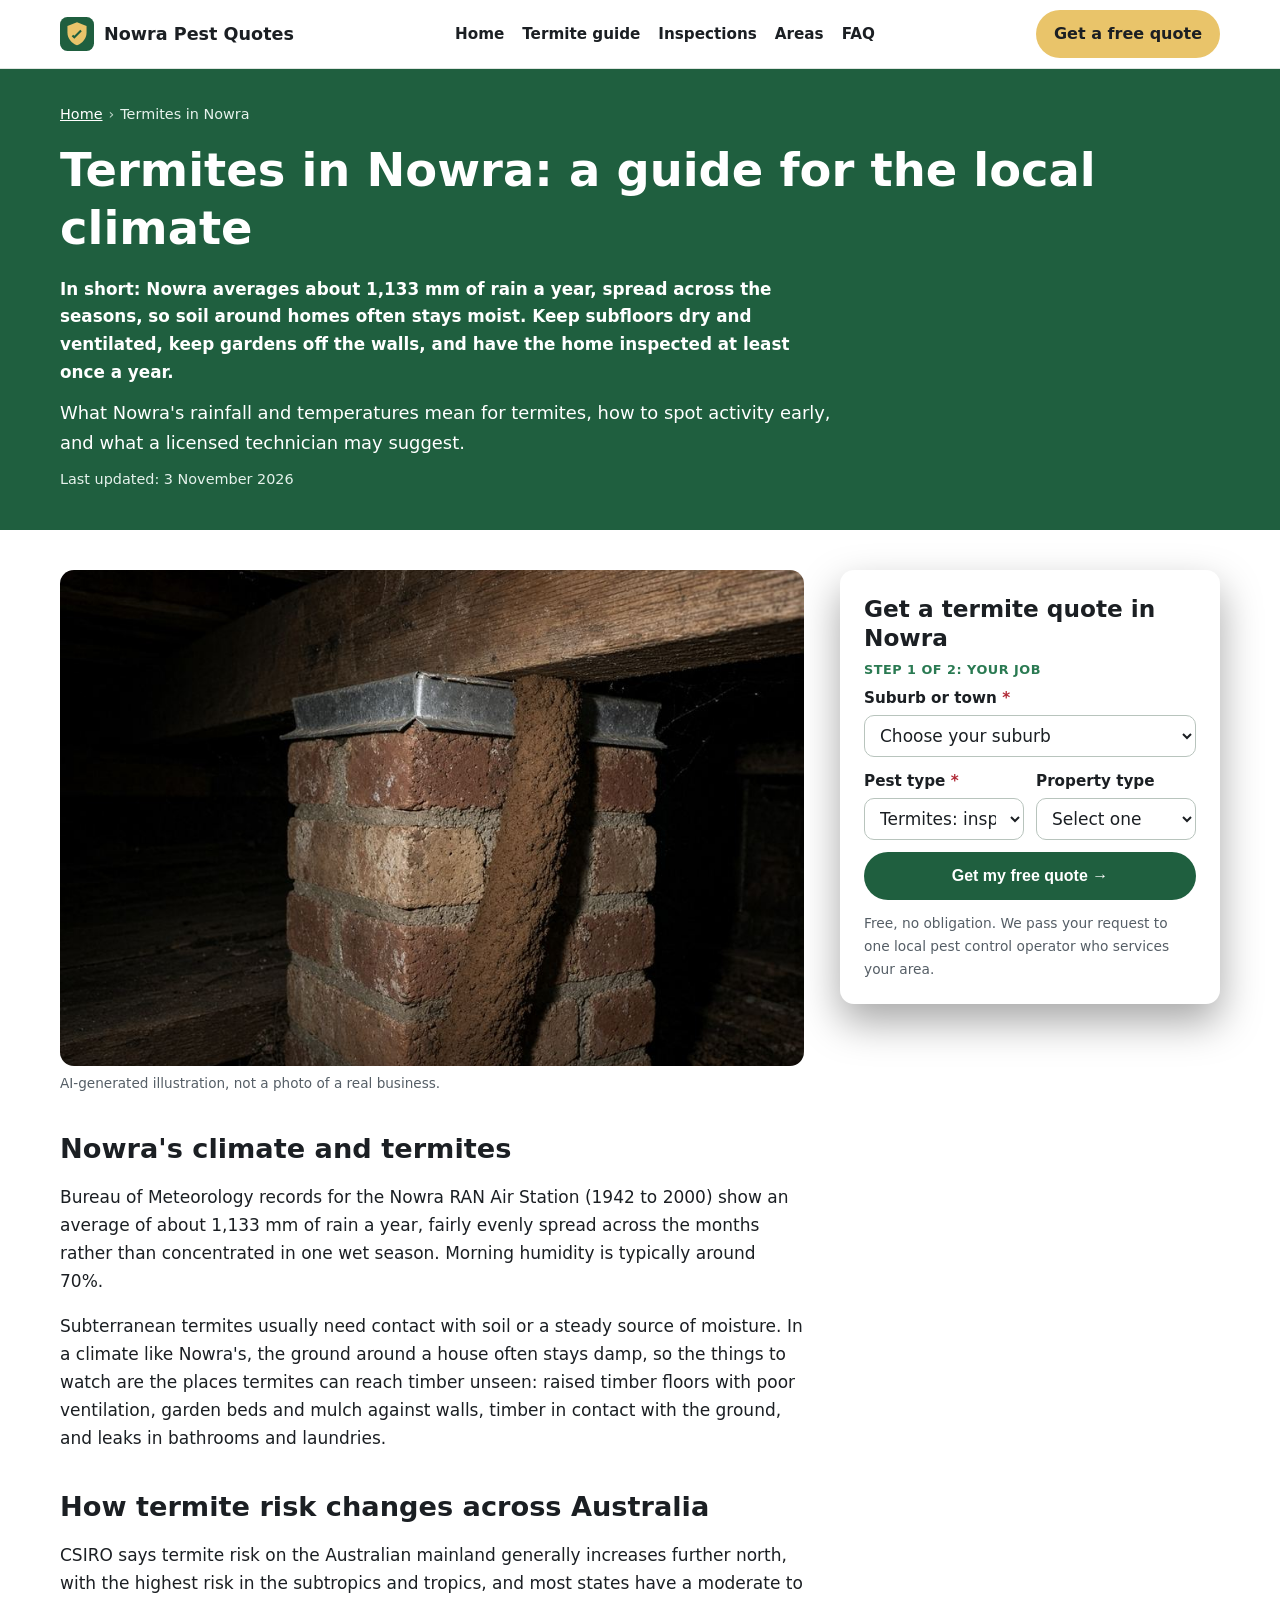
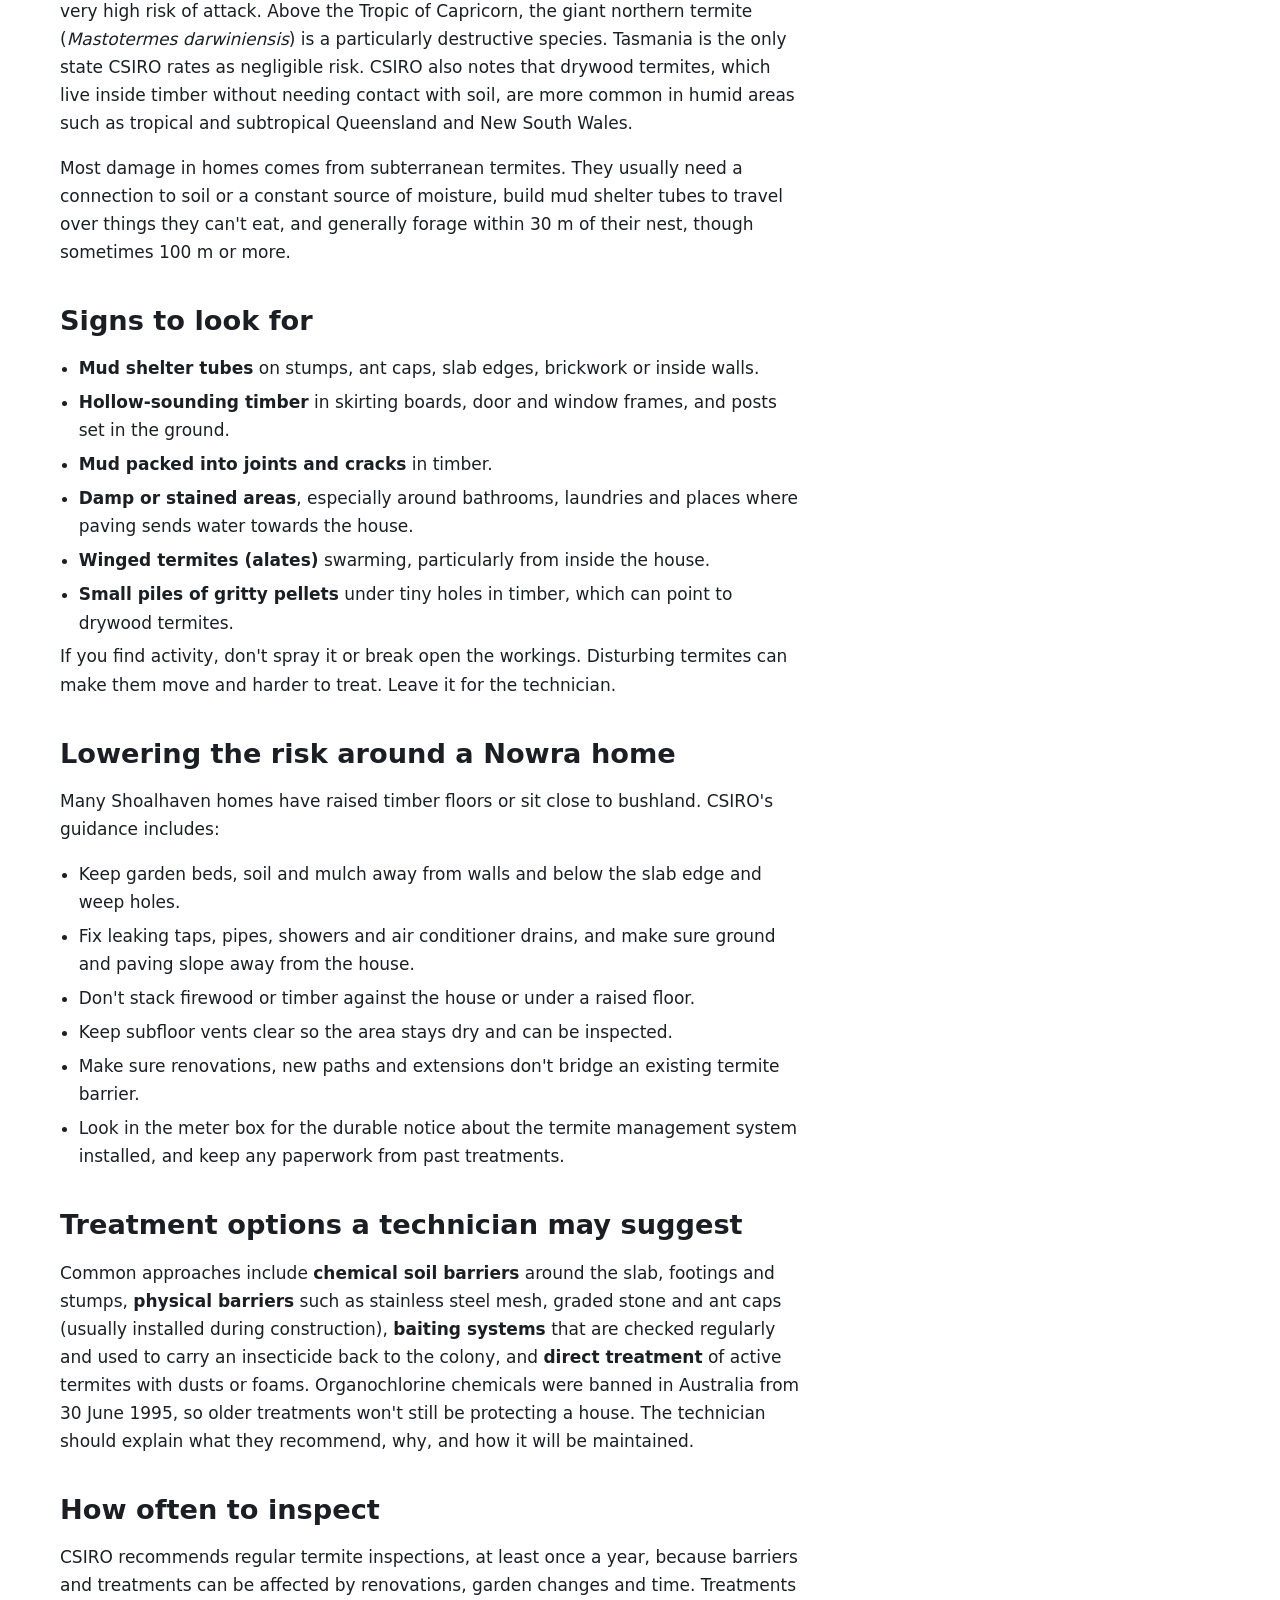
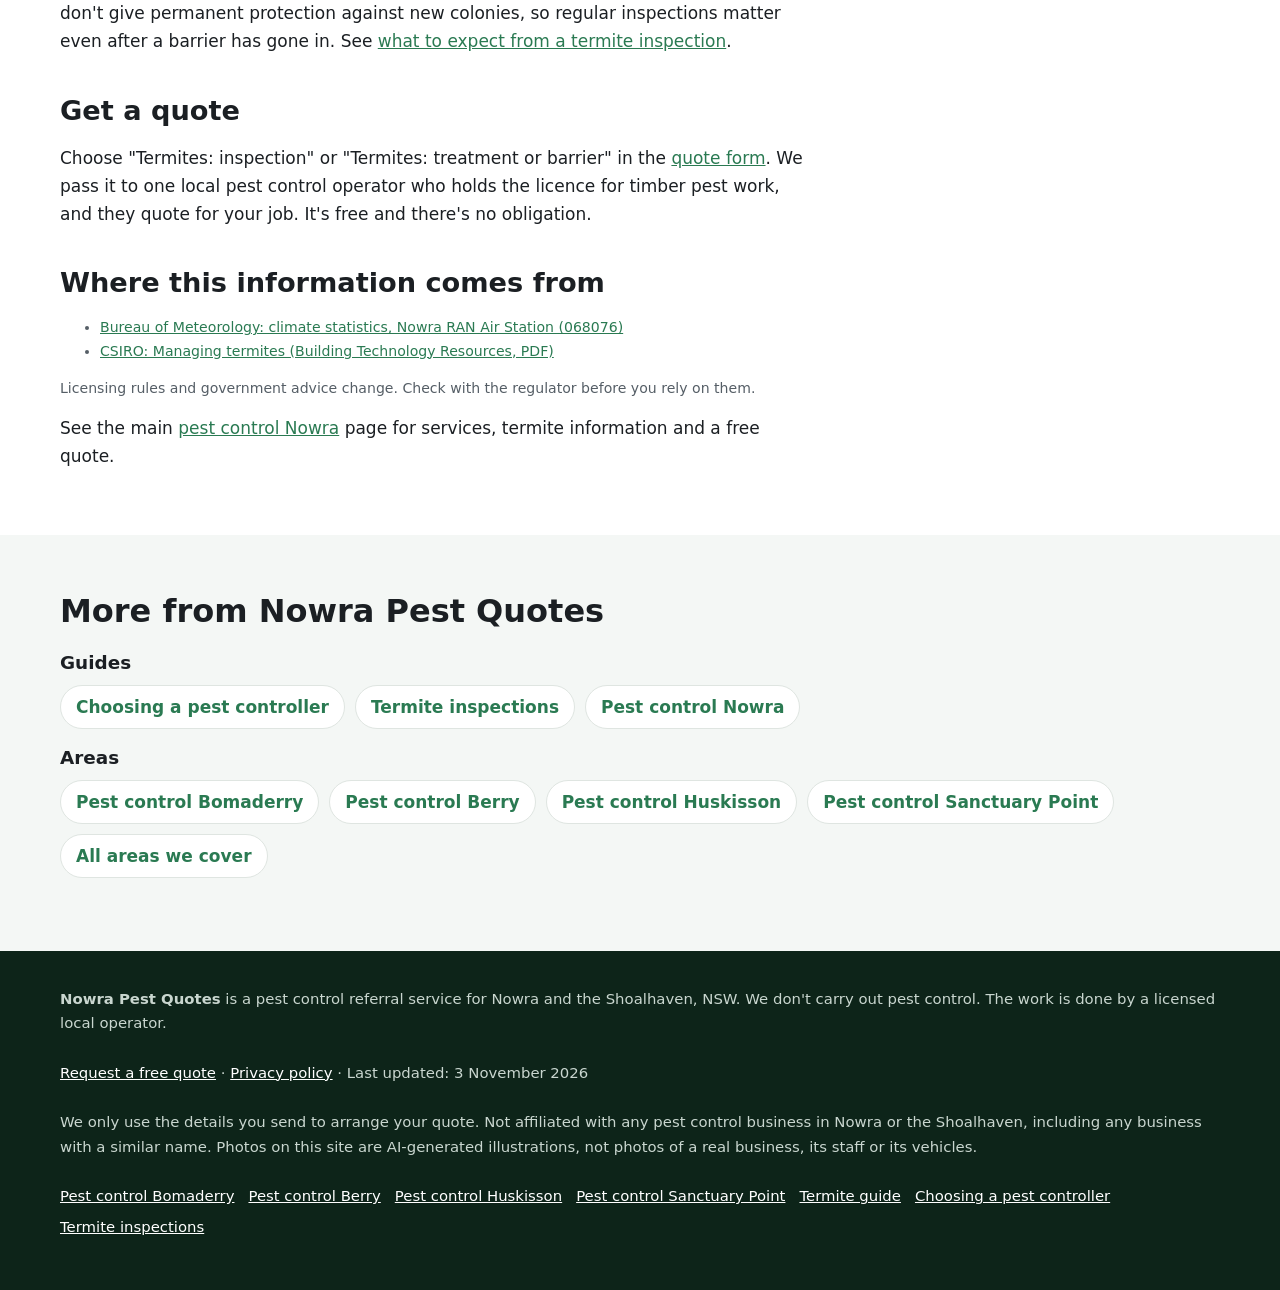
<file: termites-nowra/index.html>
<!doctype html>
<html lang="en-AU">
<head>
<meta charset="utf-8">
<!-- Search Console verification meta tag goes here once the property is created -->
<meta name="viewport" content="width=device-width, initial-scale=1">
<title>Termites in Nowra | Climate, Risk and Signs to Look For</title>
<meta name="description" content="A plain-English termite guide for Nowra: how the local climate affects termite risk, signs of activity, how to lower the risk and what treatments involve.">
<link rel="canonical" href="https://nowrapestcontrol.com/termites-nowra/">
<link rel="icon" href="/favicon.svg" type="image/svg+xml">
<meta name="theme-color" content="#1f5f3f">
<meta property="og:type" content="article">
<meta property="og:locale" content="en_AU">
<meta property="og:site_name" content="Nowra Pest Quotes">
<meta property="og:title" content="Termites in Nowra | Climate, Risk and Signs to Look For">
<meta property="og:description" content="A plain-English termite guide for Nowra: how the local climate affects termite risk, signs of activity, how to lower the risk and what treatments involve.">
<meta property="og:url" content="https://nowrapestcontrol.com/termites-nowra/">
<meta property="og:image" content="https://nowrapestcontrol.com/img/hero.jpg">
<meta name="twitter:card" content="summary_large_image">
<script>document.documentElement.classList.add('js')</script>
<link rel="stylesheet" href="/styles.css">

<!-- Google tag (gtag.js) -->
<script async src="https://www.googletagmanager.com/gtag/js?id=G-092790FS8Q"></script>
<script>
  window.dataLayer = window.dataLayer || [];
  function gtag(){dataLayer.push(arguments);}
  gtag('js', new Date());
  gtag('config', 'G-092790FS8Q');
</script>

<script type="application/ld+json">
{
 "@context": "https://schema.org",
 "@type": "WebPage",
 "@id": "https://nowrapestcontrol.com/termites-nowra/#webpage",
 "url": "https://nowrapestcontrol.com/termites-nowra/",
 "name": "Termites in Nowra | Climate, Risk and Signs to Look For",
 "description": "A plain-English termite guide for Nowra: how the local climate affects termite risk, signs of activity, how to lower the risk and what treatments involve.",
 "inLanguage": "en-AU",
 "dateModified": "2026-11-03",
 "isPartOf": {
  "@id": "https://nowrapestcontrol.com/#website"
 }
}
</script>
<script type="application/ld+json">
{
 "@context": "https://schema.org",
 "@type": "BreadcrumbList",
 "itemListElement": [
  {
   "@type": "ListItem",
   "position": 1,
   "name": "Home",
   "item": "https://nowrapestcontrol.com/"
  },
  {
   "@type": "ListItem",
   "position": 2,
   "name": "Termites in Nowra",
   "item": "https://nowrapestcontrol.com/termites-nowra/"
  }
 ]
}
</script>
<script type="application/ld+json">
{
 "@context": "https://schema.org",
 "@type": "Service",
 "@id": "https://nowrapestcontrol.com/termites-nowra/#service",
 "name": "Termite inspection and treatment quotes in Nowra",
 "serviceType": "Pest control",
 "description": "A plain-English termite guide for Nowra: how the local climate affects termite risk, signs of activity, how to lower the risk and what treatments involve.",
 "url": "https://nowrapestcontrol.com/termites-nowra/",
 "provider": {
  "@id": "https://nowrapestcontrol.com/#business"
 },
 "areaServed": [
  {
   "@type": "Place",
   "name": "Nowra, NSW"
  }
 ]
}
</script>
</head>
<body>
<a class="skip-link" href="#main">Skip to content</a>

<header class="site-header">
  <div class="wrap">
    <a class="brand" href="/" aria-label="Nowra Pest Quotes home">
      <svg viewBox="0 0 64 64" aria-hidden="true"><rect width="64" height="64" rx="14" fill="#1f5f3f"/><path d="M32 10 14 17v12c0 11 7.6 20.5 18 24 10.4-3.5 18-13 18-24V17z" fill="#e9c46a"/><path d="M27 41l-5-5 2.8-2.8L27 35.4l11.2-11.2L41 27z" fill="#1f5f3f"/></svg>
      Nowra Pest Quotes
    </a>
    <nav class="nav" aria-label="Main">
      <a href="/">Home</a>
      <a href="/termites-nowra/">Termite guide</a>
      <a href="/termite-inspection/">Inspections</a>
      <a href="/#areas">Areas</a>
      <a href="/#faq">FAQ</a>
    </nav>
    <a class="btn btn-call header-call" href="#quote">Get a free quote</a>
  </div>
</header>

<main id="main">
<section class="page-hero" aria-labelledby="h1">
  <div class="wrap">
    <nav class="crumbs" aria-label="Breadcrumb"><ol><li><a href="https://nowrapestcontrol.com/">Home</a></li><li aria-current="page">Termites in Nowra</li></ol></nav>
    <h1 id="h1">Termites in Nowra: a guide for the local climate</h1>
    <p class="summary">In short: Nowra averages about 1,133 mm of rain a year, spread across the seasons, so soil around homes often stays moist. Keep subfloors dry and ventilated, keep gardens off the walls, and have the home inspected at least once a year.</p>
    <p class="lead">What Nowra's rainfall and temperatures mean for termites, how to spot activity early, and what a licensed technician may suggest.</p>
    <p class="updated">Last updated: 3 November 2026</p>
  </div>
</section>
<div class="wrap page-grid">
  <article class="page-body">
<figure><img src="/img/card-termite.jpg" width="900" height="600" style="aspect-ratio:3/2;object-fit:cover" alt="Brick piers and timber bearers in the subfloor of a raised house" decoding="async"><figcaption>AI-generated illustration, not a photo of a real business.</figcaption></figure>
<h2>Nowra's climate and termites</h2>
<p>Bureau of Meteorology records for the Nowra RAN Air Station (1942 to 2000) show an average of about 1,133 mm of rain a year, fairly evenly spread across the months rather than concentrated in one wet season. Morning humidity is typically around 70%.</p><p>Subterranean termites usually need contact with soil or a steady source of moisture. In a climate like Nowra's, the ground around a house often stays damp, so the things to watch are the places termites can reach timber unseen: raised timber floors with poor ventilation, garden beds and mulch against walls, timber in contact with the ground, and leaks in bathrooms and laundries.</p>
<h2>How termite risk changes across Australia</h2>
<p>CSIRO says termite risk on the Australian mainland generally increases further north, with the highest risk in the subtropics and tropics, and most states have a moderate to very high risk of attack. Above the Tropic of Capricorn, the giant northern termite (<em>Mastotermes darwiniensis</em>) is a particularly destructive species. Tasmania is the only state CSIRO rates as negligible risk. CSIRO also notes that drywood termites, which live inside timber without needing contact with soil, are more common in humid areas such as tropical and subtropical Queensland and New South Wales.</p><p>Most damage in homes comes from subterranean termites. They usually need a connection to soil or a constant source of moisture, build mud shelter tubes to travel over things they can't eat, and generally forage within 30 m of their nest, though sometimes 100 m or more.</p>
<h2>Signs to look for</h2>
<ul class="clean"><li><strong>Mud shelter tubes</strong> on stumps, ant caps, slab edges, brickwork or inside walls.</li><li><strong>Hollow-sounding timber</strong> in skirting boards, door and window frames, and posts set in the ground.</li><li><strong>Mud packed into joints and cracks</strong> in timber.</li><li><strong>Damp or stained areas</strong>, especially around bathrooms, laundries and places where paving sends water towards the house.</li><li><strong>Winged termites (alates)</strong> swarming, particularly from inside the house.</li><li><strong>Small piles of gritty pellets</strong> under tiny holes in timber, which can point to drywood termites.</li></ul><p>If you find activity, don't spray it or break open the workings. Disturbing termites can make them move and harder to treat. Leave it for the technician.</p>
<h2>Lowering the risk around a Nowra home</h2>
<p>Many Shoalhaven homes have raised timber floors or sit close to bushland. CSIRO's guidance includes:</p><ul class="clean"><li>Keep garden beds, soil and mulch away from walls and below the slab edge and weep holes.</li><li>Fix leaking taps, pipes, showers and air conditioner drains, and make sure ground and paving slope away from the house.</li><li>Don't stack firewood or timber against the house or under a raised floor.</li><li>Keep subfloor vents clear so the area stays dry and can be inspected.</li><li>Make sure renovations, new paths and extensions don't bridge an existing termite barrier.</li><li>Look in the meter box for the durable notice about the termite management system installed, and keep any paperwork from past treatments.</li></ul>
<h2>Treatment options a technician may suggest</h2>
<p>Common approaches include <strong>chemical soil barriers</strong> around the slab, footings and stumps, <strong>physical barriers</strong> such as stainless steel mesh, graded stone and ant caps (usually installed during construction), <strong>baiting systems</strong> that are checked regularly and used to carry an insecticide back to the colony, and <strong>direct treatment</strong> of active termites with dusts or foams. Organochlorine chemicals were banned in Australia from 30 June 1995, so older treatments won't still be protecting a house. The technician should explain what they recommend, why, and how it will be maintained.</p>
<h2>How often to inspect</h2>
<p>CSIRO recommends regular termite inspections, at least once a year, because barriers and treatments can be affected by renovations, garden changes and time. Treatments don't give permanent protection against new colonies, so regular inspections matter even after a barrier has gone in. See <a href="/termite-inspection/">what to expect from a termite inspection</a>.</p>
<h2>Get a quote</h2>
<p>Choose "Termites: inspection" or "Termites: treatment or barrier" in the <a href="#quote">quote form</a>. We pass it to one local pest control operator who holds the licence for timber pest work, and they quote for your job. It's free and there's no obligation.</p>
<h2>Where this information comes from</h2>
<ul class="sources"><li><a href="http://www.bom.gov.au/climate/averages/tables/cw_068076.shtml" rel="noopener">Bureau of Meteorology: climate statistics, Nowra RAN Air Station (068076)</a></li><li><a href="https://research.csiro.au/infratech/wp-content/uploads/sites/38/2024/12/3013%5FManagingTermites%5FWCAG.pdf" rel="noopener">CSIRO: Managing termites (Building Technology Resources, PDF)</a></li></ul>
<p class="sources">Licensing rules and government advice change. Check with the regulator before you rely on them.</p>

<p class="home-link">See the main <a href="/">pest control Nowra</a> page for services, termite information and a free quote.</p>
  </article>
  <aside class="page-aside">
    <div class="hero-form-card" id="quote">
      <h2 id="quote-h">Get a termite quote in Nowra</h2>
      <form class="quote-form two-step" id="quote-form" action="https://formsubmit.co/quotes@nowrapestcontrol.com" method="post" novalidate>
        <input type="hidden" name="_subject" value="New quote request – nowrapestcontrol.com">
        <input type="hidden" name="_captcha" value="true">
        <input type="hidden" name="_template" value="table">
        <input type="hidden" name="_next" value="https://nowrapestcontrol.com/thanks.html?lead=1">
        <input type="hidden" name="_autoresponse" value="Thanks for your pest control request. We&#x27;ve received it and are passing it to a local pest control operator, who&#x27;ll be in touch shortly with availability and a price.">
        <input type="text" name="_honey" style="display:none" tabindex="-1" autocomplete="off" aria-hidden="true">
        <input type="hidden" name="source" value="nowrapestcontrol.com">
        <input type="hidden" name="page" value="/termites-nowra/">
        <fieldset class="step step-1">
          <legend class="step-label">Step 1 of 2: your job</legend>
          <div class="full"><label for="suburb">Suburb or town <span class="req" aria-hidden="true">*</span></label>
            <select id="suburb" name="suburb" required><option value="">Choose your suburb</option><option>Nowra</option><option>North Nowra</option><option>South Nowra</option><option>West Nowra</option><option>Bomaderry</option><option>Worrigee</option><option>Cambewarra</option><option>Terara</option><option>Berry</option><option>Shoalhaven Heads</option><option>Greenwell Point</option><option>Culburra Beach</option><option>Callala Bay</option><option>Huskisson</option><option>Vincentia</option><option>St Georges Basin</option><option>Sanctuary Point</option><option>Basin View</option><option>Erowal Bay</option><option>Sussex Inlet</option><option>Ulladulla</option><option value="Other">Other (tell us below)</option></select></div>
          <div class="full other-wrap"><label for="suburb_other">Other suburb or town</label><input id="suburb_other" name="suburb_other" type="text" autocomplete="address-level2"></div>
          <div><label for="pest">Pest type <span class="req" aria-hidden="true">*</span></label>
            <select id="pest" name="pest_type" required><option value="">Select one</option><option selected>Termites: inspection</option><option>Termites: treatment or barrier</option><option>Pre-purchase timber pest inspection</option><option>General pest treatment</option><option>Cockroaches</option><option>Spiders</option><option>Rats or mice</option><option>Ants</option><option>Possum in the roof (licensed handler only)</option><option>Other or not sure</option></select></div>
          <div><label for="property">Property type</label>
            <select id="property" name="property_type"><option value="Not stated">Select one</option><option>House</option><option>Unit or townhouse</option><option>Rental (tenant or landlord)</option><option>Home I'm buying</option><option>Business or commercial</option><option>Farm or rural property</option></select></div>
          <div class="full js-only"><button class="btn btn-primary btn-block" type="button" id="to-step-2">Get my free quote →</button></div>
          <p class="microcopy full">Free, no obligation. We pass your request to one local pest control operator who services your area.</p>
          <p class="form-error full" id="step1-error" role="alert" hidden>Please choose your suburb and pest type.</p>
        </fieldset>
        <fieldset class="step step-2" id="step-2">
          <legend class="step-label">Step 2 of 2: your details</legend>
          <div><label for="name">Name <span class="req" aria-hidden="true">*</span></label><input id="name" name="name" type="text" autocomplete="name" required></div>
          <div><label for="phone">Phone <span class="req" aria-hidden="true">*</span></label><input id="phone" name="phone" type="tel" autocomplete="tel" inputmode="tel" required></div>
          <div><label for="email">Email</label><input id="email" name="email" type="email" autocomplete="email"></div>
          <div><label for="date">Preferred date</label><input id="date" name="preferred_date" type="date"></div>
          <div class="full"><label for="message">Anything else?</label><textarea id="message" name="message" rows="2" placeholder="e.g. raised timber floor, mud tubes on a pier, last treated years ago"></textarea></div>
          <p class="consent full">By sending this form you agree we can share your details with one local pest control operator so they can quote for your job. See our <a href="/privacy.html">privacy policy</a>.</p>
          <div class="full step2-actions"><button class="btn btn-primary" type="submit">Send my quote request</button><button class="btn-link js-only" type="button" id="back-1">← Back</button></div>
        </fieldset>
      </form>
    </div>
  </aside>
</div>
<section class="alt" aria-labelledby="more-h">
  <div class="wrap">
    <h2 id="more-h">More from Nowra Pest Quotes</h2>
    <h3>Guides</h3>
    <ul class="link-list"><li><a href="/pest-control-licence-nsw/">Choosing a pest controller</a></li><li><a href="/termite-inspection/">Termite inspections</a></li><li><a href="/">Pest control Nowra</a></li></ul>
    <h3>Areas</h3>
    <ul class="link-list"><li><a href="/pest-control-bomaderry/">Pest control Bomaderry</a></li><li><a href="/pest-control-berry/">Pest control Berry</a></li><li><a href="/pest-control-huskisson/">Pest control Huskisson</a></li><li><a href="/pest-control-sanctuary-point/">Pest control Sanctuary Point</a></li><li><a href="/#areas">All areas we cover</a></li></ul>
  </div>
</section>
</main>

<footer class="site-footer">
  <div class="wrap">
    <p><strong>Nowra Pest Quotes</strong> is a pest control referral service for Nowra and the Shoalhaven, NSW. We don't carry out pest control. The work is done by a licensed local operator.</p>
    <p><a href="#quote">Request a free quote</a> · <a href="/privacy.html">Privacy policy</a> · Last updated: 3 November 2026</p>
    <p>We only use the details you send to arrange your quote. Not affiliated with any pest control business in Nowra or the Shoalhaven, including any business with a similar name. Photos on this site are AI-generated illustrations, not photos of a real business, its staff or its vehicles.</p>
    <p class="footer-links"><a href="/pest-control-bomaderry/">Pest control Bomaderry</a> <a href="/pest-control-berry/">Pest control Berry</a> <a href="/pest-control-huskisson/">Pest control Huskisson</a> <a href="/pest-control-sanctuary-point/">Pest control Sanctuary Point</a> <a href="/termites-nowra/">Termite guide</a> <a href="/pest-control-licence-nsw/">Choosing a pest controller</a> <a href="/termite-inspection/">Termite inspections</a></p>
  </div>
</footer>

<div class="mobile-call" aria-label="Quick contact">
  <a class="btn btn-call" href="#quote">Get a free quote</a>
</div>
<script src="/form.js" defer></script>
</body>
</html>
</file>
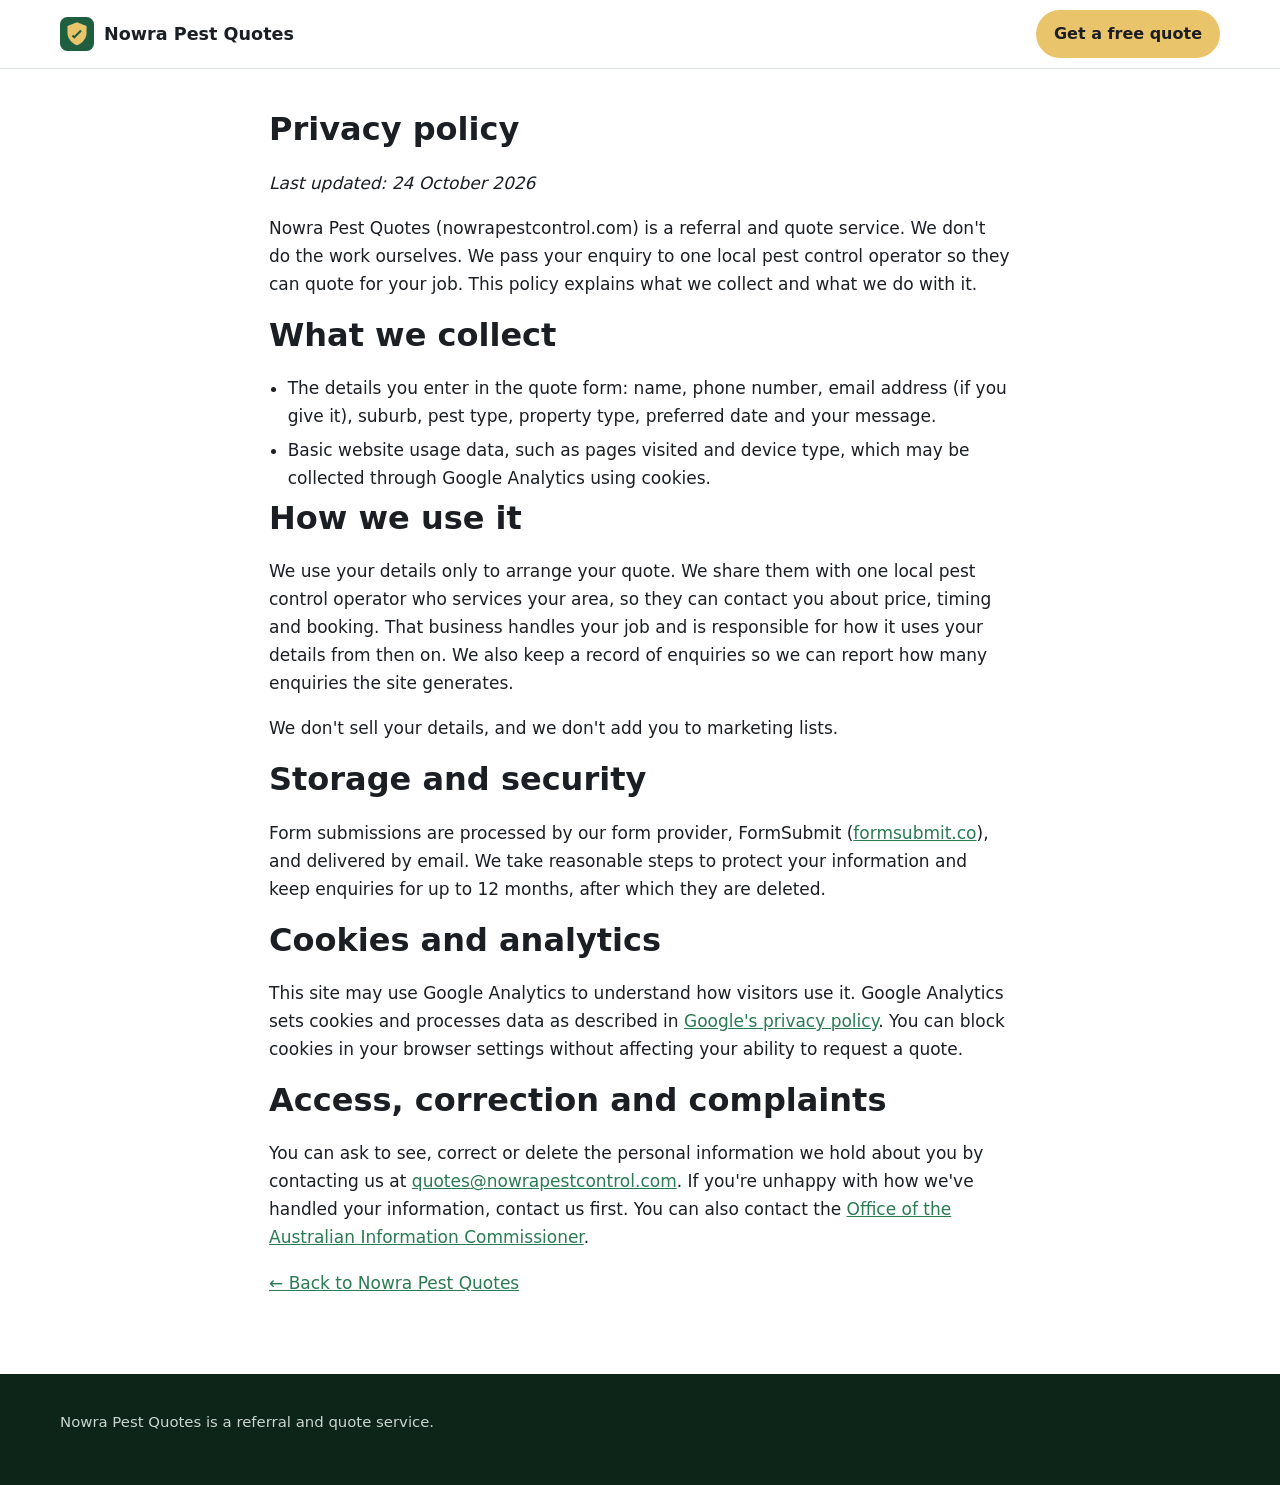
<file: privacy.html>
<!doctype html>
<html lang="en-AU">
<head>
<meta charset="utf-8">
<meta name="viewport" content="width=device-width, initial-scale=1">
<title>Privacy Policy | Nowra Pest Quotes</title>
<meta name="description" content="How Nowra Pest Quotes collects, uses and shares the details you send when you request a quote.">
<link rel="canonical" href="https://nowrapestcontrol.com/privacy.html">
<link rel="icon" href="favicon.svg" type="image/svg+xml">
<link rel="stylesheet" href="styles.css">
<!-- Google tag (gtag.js) -->
<script async src="https://www.googletagmanager.com/gtag/js?id=G-092790FS8Q"></script>
<script>
  window.dataLayer = window.dataLayer || [];
  function gtag(){dataLayer.push(arguments);}
  gtag('js', new Date());
  gtag('config', 'G-092790FS8Q');
</script>
</head>
<body>
<a class="skip-link" href="#main">Skip to content</a>
<header class="site-header">
  <div class="wrap">
    <a class="brand" href="/" aria-label="Nowra Pest Quotes home">
      <svg viewBox="0 0 64 64" aria-hidden="true"><rect width="64" height="64" rx="14" fill="#1f5f3f"/><path d="M32 10 14 17v12c0 11 7.6 20.5 18 24 10.4-3.5 18-13 18-24V17z" fill="#e9c46a"/><path d="M27 41l-5-5 2.8-2.8L27 35.4l11.2-11.2L41 27z" fill="#1f5f3f"/></svg>
      Nowra Pest Quotes
    </a>
    <a class="btn btn-call header-call" href="/#quote">Get a free quote</a>
  </div>
</header>
<main id="main" class="legal">
  <h1>Privacy policy</h1>
  <p><em>Last updated: 24 October 2026</em></p>
  <p>Nowra Pest Quotes (nowrapestcontrol.com) is a referral and quote service. We don't do the work ourselves. We pass your enquiry to one local pest control operator so they can quote for your job. This policy explains what we collect and what we do with it.</p>
  <h2>What we collect</h2>
  <ul class="clean">
    <li>The details you enter in the quote form: name, phone number, email address (if you give it), suburb, pest type, property type, preferred date and your message.</li>
    <li>Basic website usage data, such as pages visited and device type, which may be collected through Google Analytics using cookies.</li>
  </ul>
  <h2>How we use it</h2>
  <p>We use your details only to arrange your quote. We share them with one local pest control operator who services your area, so they can contact you about price, timing and booking. That business handles your job and is responsible for how it uses your details from then on. We also keep a record of enquiries so we can report how many enquiries the site generates.</p>
  <p>We don't sell your details, and we don't add you to marketing lists.</p>
  <h2>Storage and security</h2>
  <p>Form submissions are processed by our form provider, FormSubmit (<a href="https://formsubmit.co/" rel="noopener">formsubmit.co</a>), and delivered by email. We take reasonable steps to protect your information and keep enquiries for up to 12 months, after which they are deleted.</p>
  <h2>Cookies and analytics</h2>
  <p>This site may use Google Analytics to understand how visitors use it. Google Analytics sets cookies and processes data as described in <a href="https://policies.google.com/privacy" rel="noopener">Google's privacy policy</a>. You can block cookies in your browser settings without affecting your ability to request a quote.</p>
  <h2>Access, correction and complaints</h2>
  <p>You can ask to see, correct or delete the personal information we hold about you by contacting us at <a href="mailto:quotes@nowrapestcontrol.com">quotes@nowrapestcontrol.com</a>. If you're unhappy with how we've handled your information, contact us first. You can also contact the <a href="https://www.oaic.gov.au/" rel="noopener">Office of the Australian Information Commissioner</a>.</p>
  <p><a href="/">&larr; Back to Nowra Pest Quotes</a></p>
</main>
<footer class="site-footer"><div class="wrap"><p>Nowra Pest Quotes is a referral and quote service.</p></div></footer>
</body>
</html>
</file>
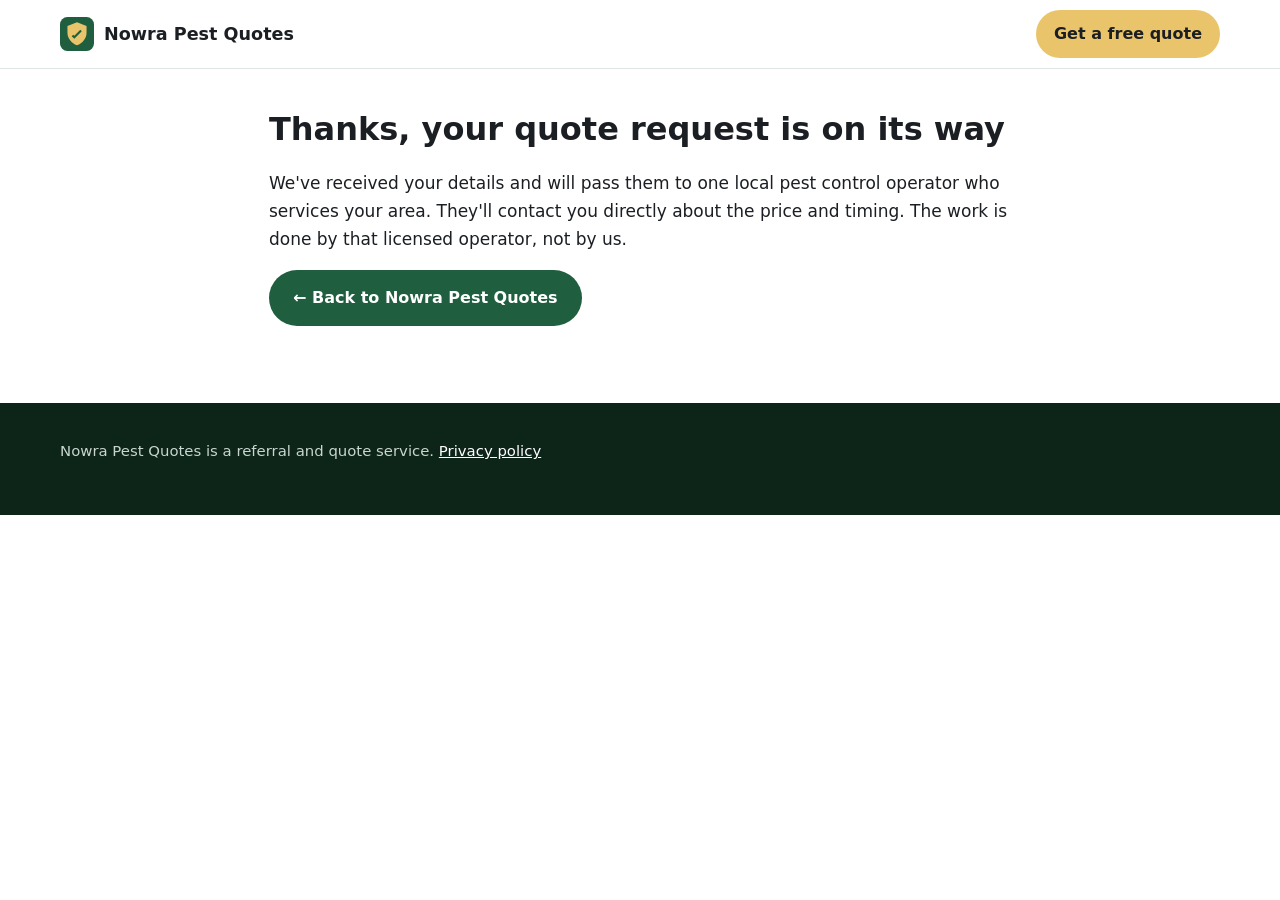
<file: thanks.html>
<!doctype html>
<html lang="en-AU">
<head>
<meta charset="utf-8">
<meta name="viewport" content="width=device-width, initial-scale=1">
<title>Thanks, we've got your quote request | Nowra Pest Quotes</title>
<meta name="robots" content="noindex, nofollow">
<link rel="icon" href="favicon.svg" type="image/svg+xml">
<link rel="stylesheet" href="styles.css">
<!-- Google tag (gtag.js) -->
<script async src="https://www.googletagmanager.com/gtag/js?id=G-092790FS8Q"></script>
<script>
  window.dataLayer = window.dataLayer || [];
  function gtag(){dataLayer.push(arguments);}
  gtag('js', new Date());
  gtag('config', 'G-092790FS8Q');
</script>
<script>/*rws-lead-v2*/(function(){var fired=false;function fire(){if(fired)return;if(typeof gtag!=='function'){if(document.readyState!=='complete')setTimeout(fire,50);return;}var tok=null,done=null,ref='',qid=false;try{tok=sessionStorage.getItem('rws_lead_token');done=sessionStorage.getItem('rws_lead_done');}catch(e){}ref=document.referrer||'';try{qid=/(?:^|[?&])lead=1(?:&|$)/.test(location.search);}catch(e){}var via=!!(qid||tok||/formsubmit[.]co/i.test(ref));if(tok&&tok===done)return;if(!via&&(done==='direct'||done==='redirect'))return;fired=true;var flow=tok?'form':(via?'redirect':'direct');gtag('event','generate_lead',{form_name:'pest_control_quote',lead_source:'nowrapestcontrol.com',lead_flow:flow,page_referrer:ref,transport_type:'beacon',send_to:'G-092790FS8Q'});try{sessionStorage.setItem('rws_lead_done',tok||(flow==='direct'?'direct':'redirect'));}catch(e){}}if(document.readyState==='complete')fire();else window.addEventListener('load',fire);})();</script>
</head>
<body>
<a class="skip-link" href="#main">Skip to content</a>
<header class="site-header">
  <div class="wrap">
    <a class="brand" href="/" aria-label="Nowra Pest Quotes home">
      <svg viewBox="0 0 64 64" aria-hidden="true"><rect width="64" height="64" rx="14" fill="#1f5f3f"/><path d="M32 10 14 17v12c0 11 7.6 20.5 18 24 10.4-3.5 18-13 18-24V17z" fill="#e9c46a"/><path d="M27 41l-5-5 2.8-2.8L27 35.4l11.2-11.2L41 27z" fill="#1f5f3f"/></svg>
      Nowra Pest Quotes
    </a>
    <a class="btn btn-call header-call" href="/#quote">Get a free quote</a>
  </div>
</header>
<main id="main" class="legal">
  <h1>Thanks, your quote request is on its way</h1>
  <p>We've received your details and will pass them to one local pest control operator who services your area. They'll contact you directly about the price and timing. The work is done by that licensed operator, not by us.</p>
  <p><a class="btn btn-primary" href="/">&larr; Back to Nowra Pest Quotes</a></p>
</main>
<footer class="site-footer"><div class="wrap"><p>Nowra Pest Quotes is a referral and quote service. <a href="privacy.html">Privacy policy</a></p></div></footer>
</body>
</html>
</file>
<file: styles.css>
:root{
  --green:#1f5f3f;--green-2:#2a7a52;--yellow:#e9c46a;--ink:#1b1f23;--muted:#555e66;
  --bg:#ffffff;--soft:#f4f7f5;--line:#dfe5e1;--radius:14px;--max:1200px;
}
*{box-sizing:border-box}
html{scroll-behavior:smooth}
body{margin:0;font-family:system-ui,-apple-system,"Segoe UI",Roboto,Arial,sans-serif;color:var(--ink);background:var(--bg);line-height:1.65;font-size:17px;padding-bottom:72px}
@media(min-width:800px){body{padding-bottom:0}}
img,svg{max-width:100%}
a{color:var(--green-2)}
a:focus-visible,button:focus-visible,input:focus-visible,select:focus-visible,textarea:focus-visible{outline:3px solid var(--yellow);outline-offset:2px}
.wrap{max-width:var(--max);margin:0 auto;padding:0 20px}
.skip-link{position:absolute;left:-999px;top:0;background:#fff;padding:8px 12px;z-index:100}
.skip-link:focus{left:8px}
h1,h2,h3{line-height:1.25;margin:0 0 .6em}
h1{font-size:clamp(1.9rem,4.5vw,2.9rem)}
h2{font-size:clamp(1.5rem,3vw,2rem);margin-top:0}
h3{font-size:1.15rem}
p{margin:0 0 1em}

/* header */
.site-header{background:#fff;border-bottom:1px solid var(--line);position:sticky;top:0;z-index:50}
.site-header .wrap{display:flex;align-items:center;justify-content:space-between;gap:16px;padding-top:10px;padding-bottom:10px}
.brand{display:flex;align-items:center;gap:10px;font-weight:800;color:var(--ink);text-decoration:none;font-size:1.1rem}
.brand svg{width:34px;height:34px}
.nav{display:none;gap:18px}
.nav a{color:var(--ink);text-decoration:none;font-weight:600;font-size:.95rem}
.nav a:hover{color:var(--green-2)}
@media(min-width:900px){.nav{display:flex}}

/* buttons */
.btn{display:inline-flex;align-items:center;justify-content:center;gap:8px;font-weight:700;border-radius:999px;padding:13px 22px;text-decoration:none;border:2px solid transparent;cursor:pointer;font-size:1rem}
.btn svg{width:20px;height:20px}
.btn-call{background:var(--yellow);color:#1b1f23}
.btn-call:hover{background:#e9c46a}
.btn-ghost{background:transparent;color:#fff;border-color:rgba(255,255,255,.7)}
.btn-ghost:hover{background:rgba(255,255,255,.12)}
.btn-primary{background:var(--green);color:#fff}
.btn-primary:hover{background:var(--green-2)}
.header-call{display:none}
@media(min-width:600px){.header-call{display:inline-flex;padding:9px 16px}}

/* hero */
.hero{background:linear-gradient(135deg,#1f5f3f 0%,#2a7a52 60%,#2a7a52 100%);color:#fff;padding:48px 0 56px}
.hero .wrap{display:grid;gap:32px}
@media(min-width:900px){.hero .wrap{grid-template-columns:1.15fr .85fr;align-items:center}}
.hero p.lead{font-size:1.15rem;color:#e6f2ec;max-width:38em}
.hero .ctas{display:flex;flex-wrap:wrap;gap:12px;margin:22px 0 18px}
.ticks{list-style:none;padding:0;margin:0;display:grid;gap:6px;color:#e6f2ec}
.ticks li{display:flex;gap:8px;align-items:flex-start}
.ticks svg{flex:0 0 20px;width:20px;height:20px;margin-top:3px}
.hero-card{background:#fff;color:var(--ink);border-radius:var(--radius);padding:22px;box-shadow:0 12px 30px rgba(0,0,0,.18)}
.hero-card h2{font-size:1.25rem}
.hero-card ol{margin:0;padding-left:1.2em}
.hero-card li{margin-bottom:.5em}

/* sections */
section{padding:56px 0}
section.alt{background:var(--soft)}
.intro{max-width:46em}
.grid{display:grid;gap:18px}
@media(min-width:700px){.grid-2{grid-template-columns:1fr 1fr}.grid-3{grid-template-columns:repeat(3,1fr)}}
.card{background:#fff;border:1px solid var(--line);border-radius:var(--radius);padding:20px}
.card .size{display:inline-block;background:var(--green);color:#fff;font-weight:800;border-radius:8px;padding:3px 10px;margin-bottom:8px}
.icon{width:36px;height:36px;color:var(--green);margin-bottom:6px}

table{width:100%;border-collapse:collapse;background:#fff;border-radius:var(--radius);overflow:hidden;border:1px solid var(--line)}
caption{text-align:left;font-weight:700;padding:0 0 10px}
th,td{padding:12px 14px;text-align:left;border-bottom:1px solid var(--line);vertical-align:top}
th{background:#e9f1ec;font-size:.95rem}
.table-scroll{overflow-x:auto}
.note{font-size:.93rem;color:var(--muted)}
.yes h3{color:var(--green)}
.no h3{color:#b02a37}
ul.clean{padding-left:1.1em;margin:0}
ul.clean li{margin-bottom:.35em}

.areas{display:flex;flex-wrap:wrap;gap:8px;list-style:none;padding:0;margin:0 0 1em}
.areas li{background:#fff;border:1px solid var(--line);border-radius:999px;padding:6px 14px;font-size:.95rem}

/* faq */
details{background:#fff;border:1px solid var(--line);border-radius:var(--radius);padding:4px 18px;margin-bottom:10px}
summary{cursor:pointer;font-weight:700;padding:12px 0;list-style:none}
summary::-webkit-details-marker{display:none}
summary::after{content:"+";float:right;font-size:1.3rem;line-height:1;color:var(--green)}
details[open] summary::after{content:"–"}

/* form */
.quote{background:var(--green);color:#fff}
.quote .wrap{display:grid;gap:28px}
@media(min-width:900px){.quote .wrap{grid-template-columns:.8fr 1.2fr}}
.quote p{color:#e6f2ec}
form.quote-form{background:#fff;color:var(--ink);border-radius:var(--radius);padding:22px;display:grid;gap:14px}
@media(min-width:600px){form.quote-form{grid-template-columns:1fr 1fr}.full{grid-column:1/-1}}
label{display:block;font-weight:600;font-size:.95rem;margin-bottom:4px}
input,select,textarea{width:100%;font:inherit;padding:11px 12px;border:1.5px solid #b8c4bd;border-radius:10px;background:#fff;color:var(--ink)}
textarea{min-height:110px;resize:vertical}
.req{color:#b02a37}
.consent{font-size:.88rem;color:var(--muted)}

/* footer */
.site-footer{background:#0d2419;color:#c9d6cf;padding:36px 0;font-size:.93rem}
.site-footer a{color:#fff}
.site-footer .wrap{display:grid;gap:10px}

/* sticky mobile call bar */
.mobile-call{position:fixed;left:0;right:0;bottom:0;z-index:60;display:flex;gap:8px;padding:10px 12px;background:#fff;border-top:1px solid var(--line);box-shadow:0 -6px 18px rgba(0,0,0,.08)}
.mobile-call .btn{flex:1;padding:12px 10px}
@media(min-width:800px){.mobile-call{display:none}}

.legal{max-width:46em;padding:40px 20px 60px;margin:0 auto}
.legal h1{font-size:2rem}

/* images */
.about-grid{display:grid;gap:28px;align-items:center}
@media(min-width:900px){.about-grid{grid-template-columns:1.2fr .8fr}}
figure{margin:0}
.photo img{width:100%;height:auto;display:block;border-radius:var(--radius)}
.photo figcaption,.size-figs figcaption{font-size:.85rem;color:var(--muted);margin-top:6px}
.local-photo{max-width:720px;margin-top:8px}
.size-figs{display:grid;gap:14px;margin:6px 0 10px;grid-template-columns:1fr}
@media(min-width:600px){.size-figs{grid-template-columns:1fr 1fr}}
.size-figs img{width:100%;height:auto;display:block;border-radius:10px;border:1px solid var(--line);background:#f4f7f5}
.size-figs figcaption{font-weight:700;color:var(--ink)}
.credits{font-size:.8rem;color:#9fb3a8}

/* banner hero */
.hero{position:relative;overflow:hidden;background:#0d2419;padding:56px 0 64px}
.hero-bg,.hero-bg img{position:absolute;inset:0;width:100%;height:100%}
.hero-bg img{object-fit:cover;object-position:center 40%;filter:brightness(1.08)}
.hero::before{content:"";position:absolute;inset:0;z-index:1;background:linear-gradient(90deg,rgba(8,24,16,.58) 0%,rgba(8,24,16,.36) 45%,rgba(8,24,16,.14) 100%)}
.hero .wrap.hero-grid{position:relative;z-index:2;display:grid;gap:32px;align-items:center}
@media(min-width:960px){.hero .wrap.hero-grid{grid-template-columns:1.05fr .95fr;gap:48px}.hero{padding:72px 0 80px}}
.hero h1{text-shadow:0 2px 4px rgba(0,0,0,.45),0 4px 22px rgba(0,0,0,.45)}
.hero .lead,.hero .updated{text-shadow:0 1px 3px rgba(0,0,0,.6)}
.hero-copy .ticks{margin:6px 0 20px}
.hero-copy .ctas{margin:0}
.hero-form-card{background:#fff;color:var(--ink);border-radius:var(--radius);padding:24px;box-shadow:0 18px 40px rgba(0,0,0,.35);scroll-margin-top:80px}
.hero-form-card h2{font-size:1.45rem;margin-bottom:.3em}
.hero-form-card .form-intro{color:var(--muted);font-size:.95rem;margin-bottom:12px}
.hero-form-card form.quote-form{padding:0;box-shadow:none;border-radius:0;gap:12px}
.hero-form-card input,.hero-form-card select,.hero-form-card textarea{padding:9px 11px}
.hero-form-card textarea{min-height:72px}
.hero-form-card .consent{margin:10px 0 0}
.photo-credit{position:absolute;right:10px;bottom:6px;z-index:2;margin:0;font-size:.72rem;color:rgba(255,255,255,.8)}
.photo-credit a{color:#fff}
.how-card{background:#fff;color:var(--ink);border-radius:var(--radius);padding:22px}
.how-card ol{margin:0;padding-left:1.2em}.how-card li{margin-bottom:.5em}

/* v2 */
.hero .lead{color:#fff}
.updated{font-size:.85rem;color:#e6f2ec;margin:14px 0 0}
.updated-dark{font-size:.9rem;color:var(--muted);font-weight:600;margin-top:-.4em}
fieldset{border:0;margin:0;padding:0;min-width:0}
.step{display:grid;gap:12px;grid-template-columns:1fr}
@media(min-width:600px){.step{grid-template-columns:1fr 1fr}}
.step-label{font-size:.8rem;font-weight:700;text-transform:uppercase;letter-spacing:.04em;color:var(--green-2);margin-bottom:6px;padding:0}
.step-2{margin-top:16px}
.js .is-step-1 .step-2{display:none}
.js .is-step-2 .step-1{display:none}
.js .is-step-2 .step-2{margin-top:0}
.js-only{display:none}
.js .js-only{display:block}
.js .step2-actions .js-only{display:inline-block}
.other-wrap{display:none}.other-wrap.show{display:block}
html:not(.js) .other-wrap{display:block}
.btn-block{width:100%}
.btn-link{background:none;border:0;color:var(--green-2);font:inherit;font-weight:600;cursor:pointer;margin-left:14px;text-decoration:underline}
.microcopy{font-size:.86rem;color:var(--muted);margin:0}
.form-error{color:#b02a37;font-weight:600;font-size:.9rem;margin:0}
[aria-invalid="true"]{border-color:#b02a37}
.hero-form-card .quote-form{display:block}
.trust{background:#0d2419;color:#e6f2ec;padding:16px 0}
.trust-list{list-style:none;margin:0 auto;display:grid;gap:10px 24px;grid-template-columns:1fr}
@media(min-width:700px){.trust-list{grid-template-columns:1fr 1fr}}
@media(min-width:1000px){.trust-list{grid-template-columns:repeat(4,1fr)}}
.trust-list li{display:flex;gap:8px;align-items:flex-start;font-size:.95rem}
.trust-list svg{flex:0 0 20px;width:20px;height:20px;color:var(--yellow);margin-top:3px}
.trust-list strong{color:#fff}
ol.steps{list-style:none;padding:0;margin:0 0 16px}
.step-num{display:inline-grid;place-items:center;width:34px;height:34px;border-radius:50%;background:var(--yellow);color:#1b1f23;font-weight:800;margin-bottom:8px}
.equiv{font-weight:700;color:var(--green-2);margin:-.2em 0 .5em}
.price-table td{white-space:nowrap}
.area-groups{display:grid;gap:8px 28px;margin-bottom:12px}
@media(min-width:800px){.area-groups{grid-template-columns:1fr 1fr}}
.area-group h3{font-size:1rem;margin:10px 0 8px}
/* photo cards */
.photo-cards{display:grid;gap:20px;grid-template-columns:1fr;margin:10px 0 28px}
@media(min-width:620px){.photo-cards{grid-template-columns:1fr 1fr}}
@media(min-width:1000px){.photo-cards{grid-template-columns:repeat(4,1fr)}}
.photo-card{position:relative;display:flex;flex-direction:column;background:#fff;border:1px solid var(--line);border-radius:var(--radius);overflow:hidden;text-decoration:none;color:var(--ink);box-shadow:0 6px 18px rgba(0,0,0,.06);transition:transform .15s,box-shadow .15s}
.photo-card:hover{transform:translateY(-2px);box-shadow:0 10px 24px rgba(0,0,0,.1)}
.pc-img{display:block;aspect-ratio:4/3;overflow:hidden;background:#f4f7f5}
.pc-img img{width:100%;height:100%;object-fit:cover;display:block}
.pc-svg img{object-fit:contain;padding:12px}
.pc-icon{position:absolute;left:18px;top:-26px;width:52px;height:52px;border-radius:50%;background:var(--yellow);color:#0d2419;display:grid;place-items:center;border:4px solid #fff;box-shadow:0 4px 10px rgba(0,0,0,.15)}
.pc-icon svg{width:24px;height:24px}
.pc-body{position:relative;display:block;padding:34px 18px 18px}
.pc-title{display:block;font-size:1.1rem;margin-bottom:6px}
.pc-text{display:block;font-size:.95rem;color:var(--muted)}
.more-jobs h3{margin-bottom:.4em}
/* truck band */
.band-wrap{padding:8px 0 48px}
.truck-band{position:relative;border-radius:var(--radius);overflow:hidden;min-height:260px;display:flex;align-items:flex-end}
.truck-band img{position:absolute;inset:0;width:100%;height:100%;object-fit:cover;object-position:center 60%}
.truck-band::after{content:"";position:absolute;inset:0;background:linear-gradient(90deg,rgba(8,24,16,.72) 0%,rgba(8,24,16,.35) 55%,rgba(8,24,16,0) 100%)}
.band-text{position:relative;z-index:1;padding:28px;max-width:560px}
.band-line{color:#fff;font-size:clamp(1.4rem,3vw,2rem);font-weight:800;line-height:1.2;margin:0 0 16px;text-shadow:0 2px 8px rgba(0,0,0,.4)}
@media(min-width:900px){.truck-band{min-height:420px;align-items:center}.band-text{padding:44px}}
.closing-inner{display:grid;gap:12px;align-items:center}
@media(min-width:900px){.quote .wrap.closing-inner{grid-template-columns:1fr auto}}
.closing-grid{display:grid;gap:28px;align-items:center}
@media(min-width:900px){.quote .wrap.closing-grid{grid-template-columns:.9fr 1.1fr}}
.closing-photo img{width:100%;height:auto;display:block;border-radius:var(--radius);box-shadow:0 12px 30px rgba(0,0,0,.25)}

/* How it works step photos */
.step-card{padding:0;overflow:hidden;display:flex;flex-direction:column}
.step-img{display:block;aspect-ratio:3/2;background:#e9efe9}
.step-img img{display:block;width:100%;height:100%;object-fit:cover;border-radius:var(--radius) var(--radius) 0 0}
.step-body{position:relative;padding:30px 20px 20px}
.step-card .step-num{position:absolute;top:-21px;left:20px;width:42px;height:42px;margin:0;font-size:1.1rem;border:3px solid #fff;box-shadow:0 2px 6px rgba(0,0,0,.18)}
.step-card h3{margin-top:0}

/* seo-pages-v1 */
.page-hero{background:var(--green);color:#fff;padding:34px 0 38px}
.page-hero h1{color:#fff;margin-bottom:.4em}
.page-hero .lead{color:#fff;font-size:1.12rem;max-width:44em;margin-bottom:.6em}
.page-hero .updated{color:#e6f2ec;font-size:.9rem;margin:0}
.crumbs{font-size:.9rem;margin-bottom:14px;color:#e6f2ec}
.crumbs ol{list-style:none;padding:0;margin:0;display:flex;flex-wrap:wrap;gap:6px}
.crumbs li+li::before{content:"›";margin-right:6px;opacity:.8}
.crumbs a{color:#fff}
.page-grid{display:grid;gap:36px;padding-top:40px;padding-bottom:48px}
@media(min-width:960px){.page-grid{grid-template-columns:minmax(0,1fr) 380px;align-items:start}.page-aside{position:sticky;top:84px}}
.page-body h2{margin-top:1.4em;font-size:clamp(1.3rem,2.6vw,1.7rem)}
.page-body h2:first-child{margin-top:0}
.page-body figure{margin:0 0 1.4em}
.page-body figure img{width:100%;height:auto;border-radius:var(--radius);display:block}
.page-body figcaption{font-size:.85rem;color:var(--muted);margin-top:6px}
.page-body table{width:100%;border-collapse:collapse;margin:0 0 1.2em}
.page-body th,.page-body td{border:1px solid var(--line);padding:8px 10px;text-align:left;vertical-align:top}
.page-body .callout{background:var(--soft);border-left:4px solid var(--green);padding:14px 16px;border-radius:8px;margin:0 0 1.2em}
.page-body .sources{font-size:.88rem;color:var(--muted)}
.link-list{display:flex;flex-wrap:wrap;gap:10px;list-style:none;padding:0;margin:0 0 1em}
.link-list a{display:inline-block;background:#fff;border:1px solid var(--line);border-radius:999px;padding:7px 15px;text-decoration:none;font-weight:600}
.link-list a:hover{border-color:var(--green)}
.areas a{text-decoration:none;font-weight:600}
.guide-cards{display:grid;gap:16px}
@media(min-width:700px){.guide-cards{grid-template-columns:repeat(3,1fr)}}
.guide-cards a{display:block;background:#fff;border:1px solid var(--line);border-radius:var(--radius);padding:18px;text-decoration:none;color:var(--ink)}
.guide-cards a strong{display:block;color:var(--green-2);font-size:1.08rem;margin-bottom:4px}
.guide-cards a:hover{border-color:var(--green)}
.footer-links{display:flex;flex-wrap:wrap;gap:6px 14px}

/* summary-v1 */
.summary{font-size:1.05rem;font-weight:600;max-width:44em;margin:0 0 .7em}
.hero .summary,.page-hero .summary{color:#fff}

/* site-specific */
.photo-note{font-size:.8rem;color:var(--muted);margin-top:8px}
.disclaimer{background:#fff8e6;border:1px solid #f0d58a;border-radius:var(--radius);padding:16px 18px;font-size:.95rem}

/* summary-v1 */
.summary{font-size:1.05rem;font-weight:600;max-width:44em;margin:0 0 .7em}
.hero .summary,.page-hero .summary{color:#fff}
</file>
